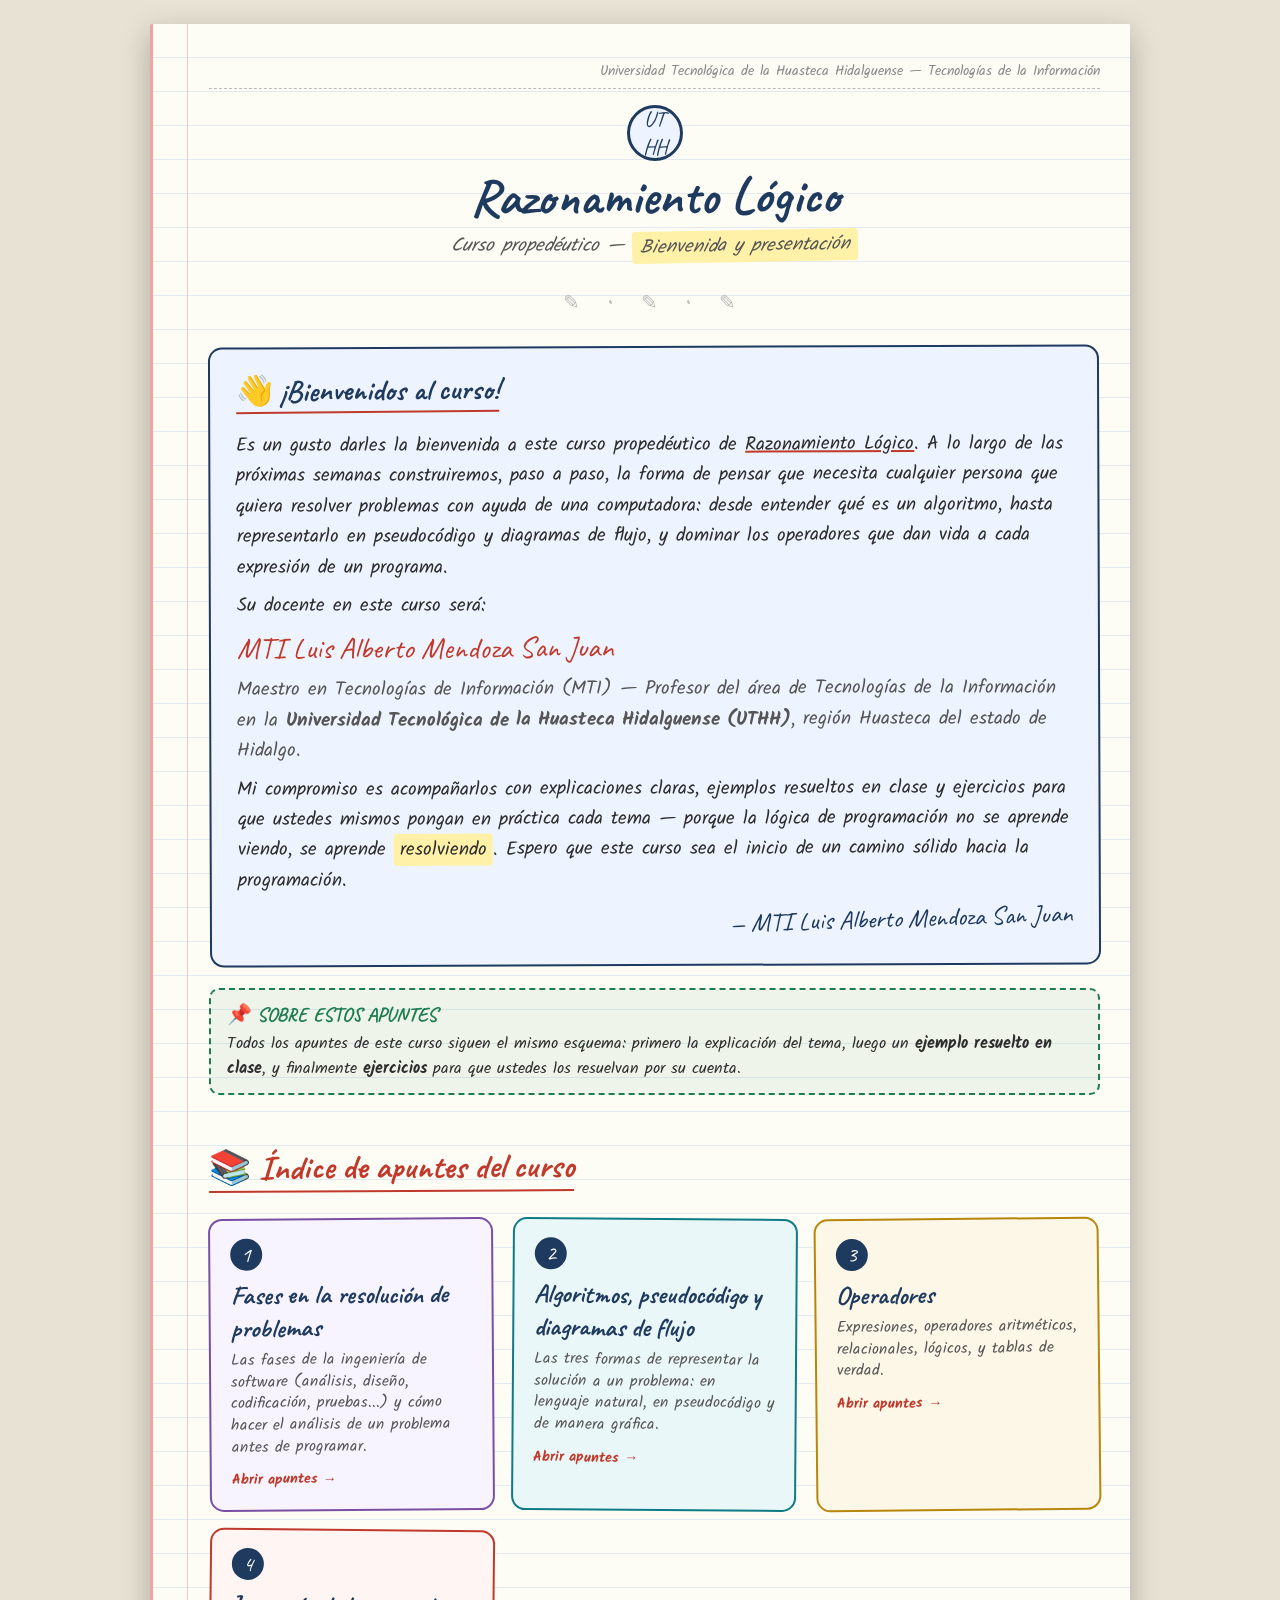
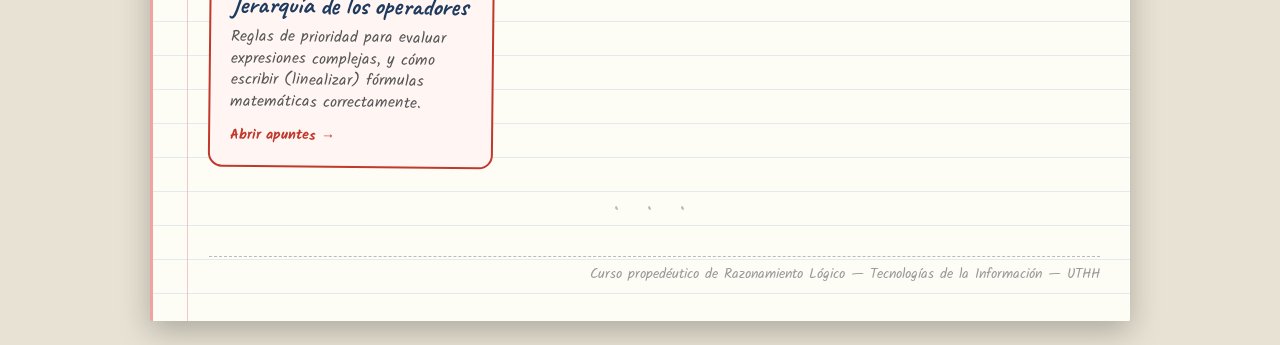
<file: index.html>
<!DOCTYPE html>
<html lang="es">
<head>
<meta charset="UTF-8">
<title>Razonamiento Lógico — Curso propedéutico</title>
<link rel="stylesheet" href="./css/base.css">
<link rel="stylesheet" href="./css/componentes.css">
</head>
<body>
<div class="notebook index">

  <div class="header">Universidad Tecnológica de la Huasteca Hidalguense — Tecnologías de la Información</div>

  <div class="hero">
    <div class="crest-row">
      <div class="crest">UT<br>HH</div>
    </div>
    <h1>Razonamiento Lógico</h1>
    <div class="subtitle">Curso propedéutico — <span class="tag">Bienvenida y presentación</span></div>
  </div>

  <div class="doodle-divider">✎ • ✎ • ✎</div>

  <div class="presentacion">
    <h2>👋 ¡Bienvenidos al curso!</h2>
    <p class="bienvenida">
      Es un gusto darles la bienvenida a este curso propedéutico de <span class="underline">Razonamiento
      Lógico</span>. A lo largo de las próximas semanas construiremos, paso a paso, la forma
      de pensar que necesita cualquier persona que quiera resolver problemas con ayuda de una
      computadora: desde entender qué es un algoritmo, hasta representarlo en pseudocódigo y
      diagramas de flujo, y dominar los operadores que dan vida a cada expresión de un programa.
    </p>
    <p>Su docente en este curso será:</p>
    <span class="docente-nombre">MTI Luis Alberto Mendoza San Juan</span>
    <p class="docente-detalle">
      Maestro en Tecnologías de Información (MTI) — Profesor del área de Tecnologías de la
      Información en la <strong>Universidad Tecnológica de la Huasteca Hidalguense (UTHH)</strong>,
      región Huasteca del estado de Hidalgo.
    </p>
    <p class="bienvenida">
      Mi compromiso es acompañarlos con explicaciones claras, ejemplos resueltos en clase y
      ejercicios para que ustedes mismos pongan en práctica cada tema — porque la lógica de
      programación no se aprende viendo, se aprende <span class="callout-yellow">resolviendo</span>.
      Espero que este curso sea el inicio de un camino sólido hacia la programación.
    </p>
    <div class="firma">— MTI Luis Alberto Mendoza San Juan</div>
  </div>

  <div class="note-box doc-notes">
    Todos los apuntes de este curso siguen el mismo esquema: primero la explicación del tema,
    luego un <strong>ejemplo resuelto en clase</strong>, y finalmente <strong>ejercicios</strong>
    para que ustedes los resuelvan por su cuenta.
  </div>

  <h2 class="section-title">📚 Índice de apuntes del curso</h2>

  <div class="cards">
    <a class="card" href="./fases_resolucion_problemas_apuntes.html">
      <span class="num">1</span>
      <h3>Fases en la resolución de problemas</h3>
      <p>Las fases de la ingeniería de software (análisis, diseño, codificación, pruebas...)
      y cómo hacer el análisis de un problema antes de programar.</p>
      <span class="goto">Abrir apuntes →</span>
    </a>

    <a class="card" href="./algoritmos_pseudocodigo_diagramas_apuntes.html">
      <span class="num">2</span>
      <h3>Algoritmos, pseudocódigo y diagramas de flujo</h3>
      <p>Las tres formas de representar la solución a un problema: en lenguaje natural,
      en pseudocódigo y de manera gráfica.</p>
      <span class="goto">Abrir apuntes →</span>
    </a>

    <a class="card" href="./operadores_apuntes.html">
      <span class="num">3</span>
      <h3>Operadores</h3>
      <p>Expresiones, operadores aritméticos, relacionales, lógicos, y tablas de verdad.</p>
      <span class="goto">Abrir apuntes →</span>
    </a>

    <a class="card" href="./jerarquia_operadores_apuntes.html">
      <span class="num">4</span>
      <h3>Jerarquía de los operadores</h3>
      <p>Reglas de prioridad para evaluar expresiones complejas, y cómo escribir (linealizar)
      fórmulas matemáticas correctamente.</p>
      <span class="goto">Abrir apuntes →</span>
    </a>
  </div>

  <div class="doodle-divider">• • •</div>

  <div class="footer">Curso propedéutico de Razonamiento Lógico — Tecnologías de la Información — UTHH</div>

</div>
</body>
</html>
</file>
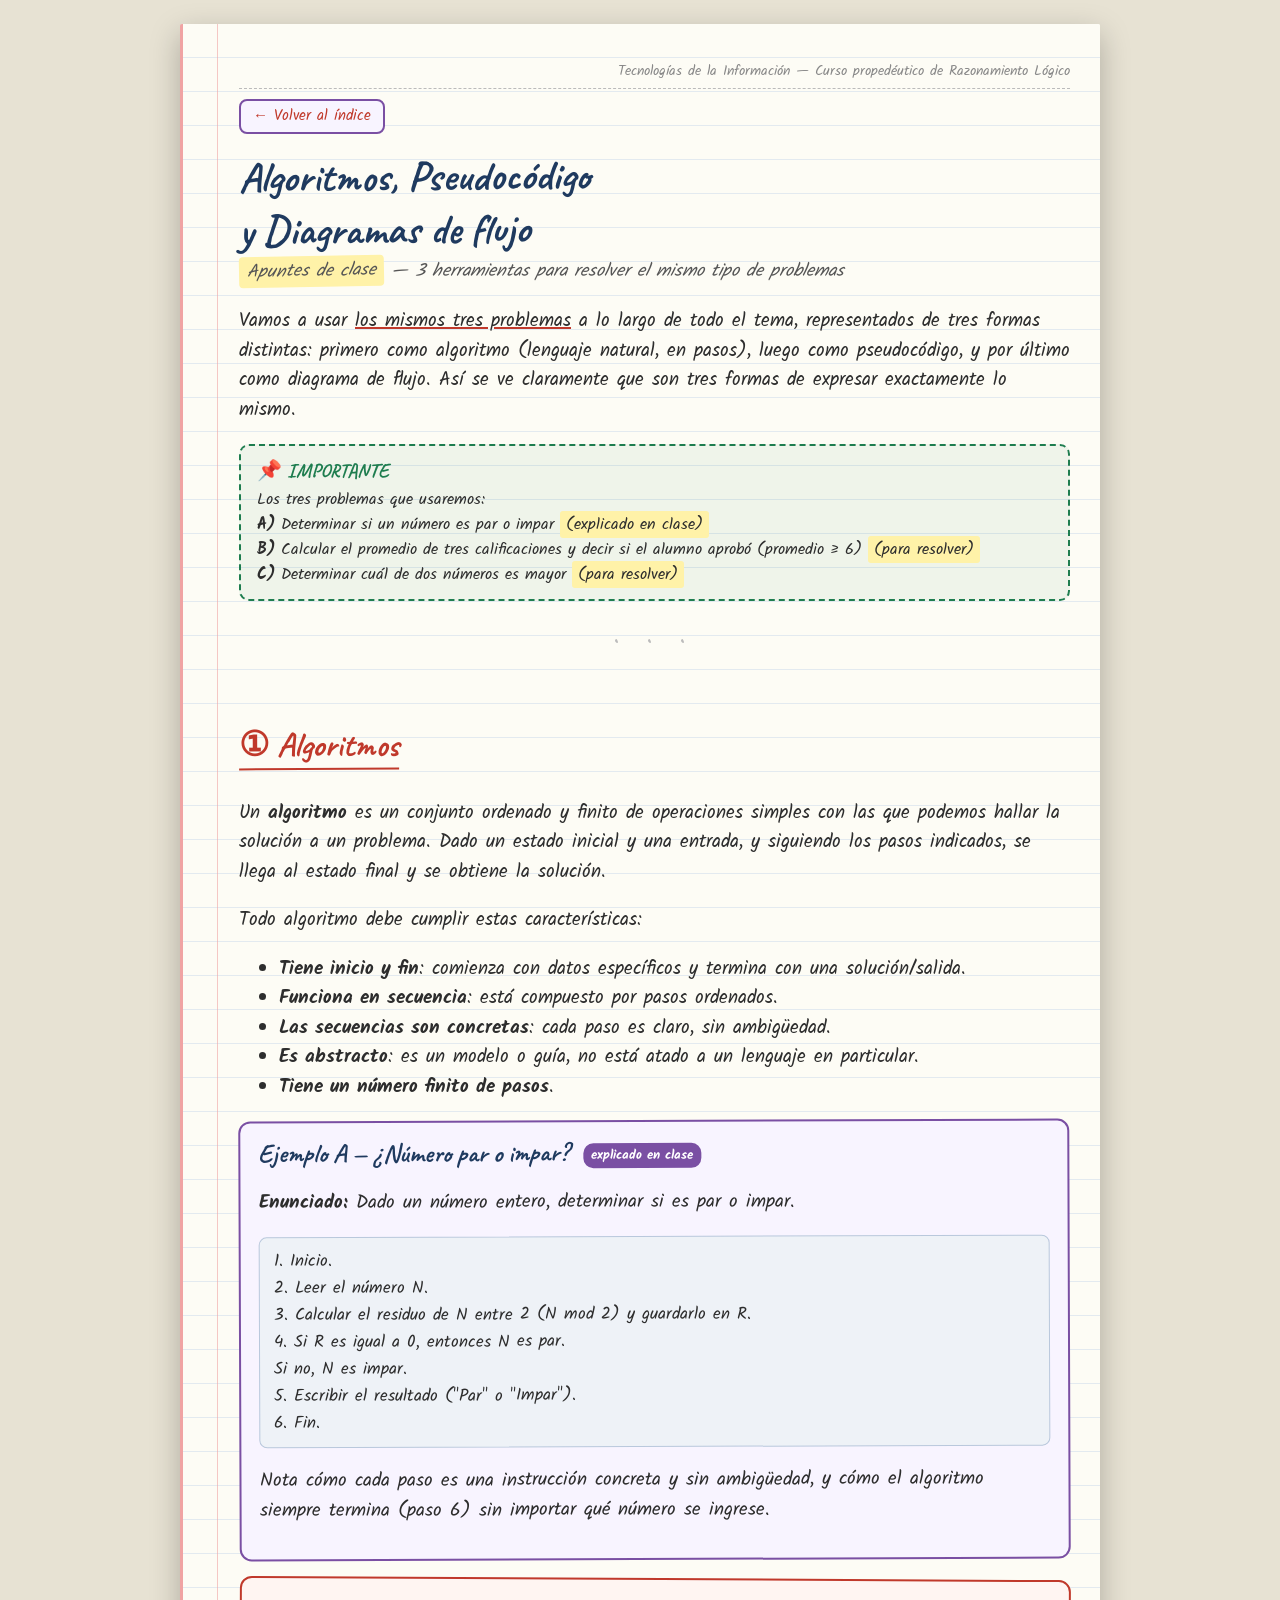
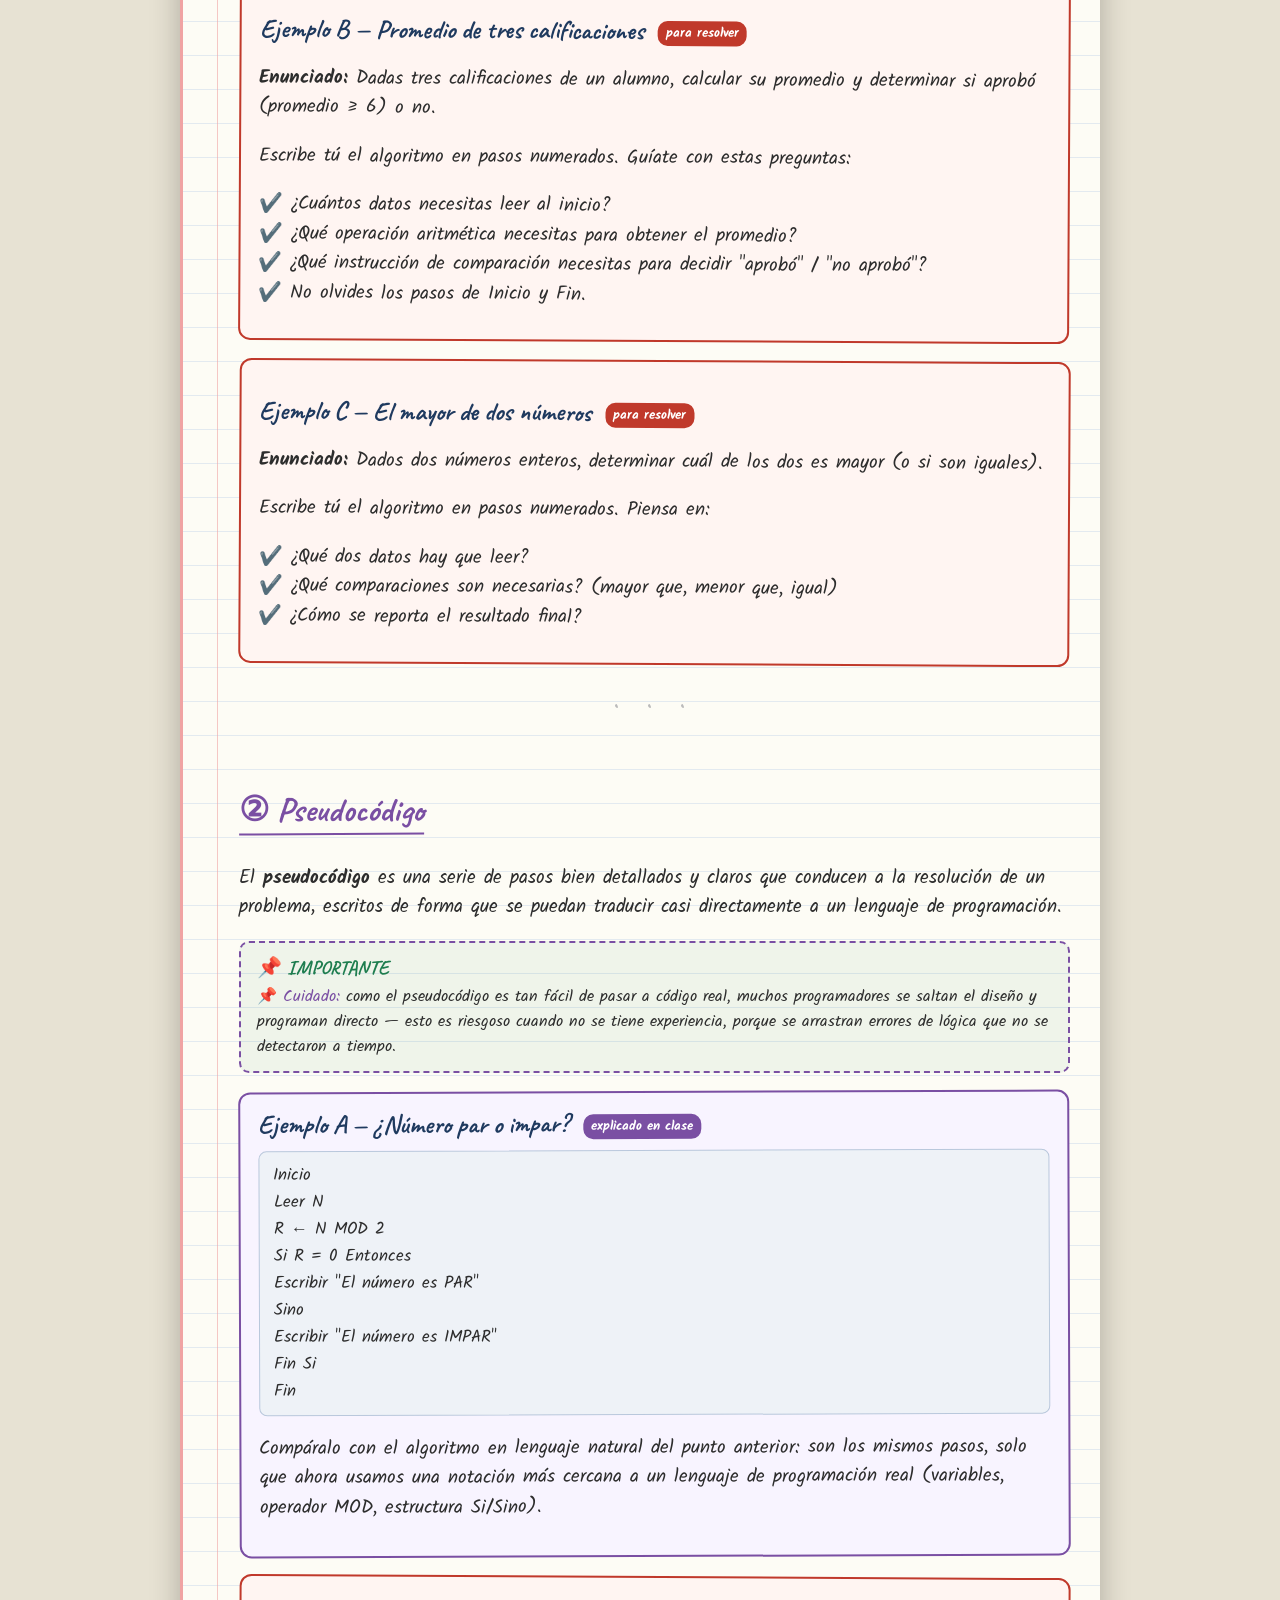
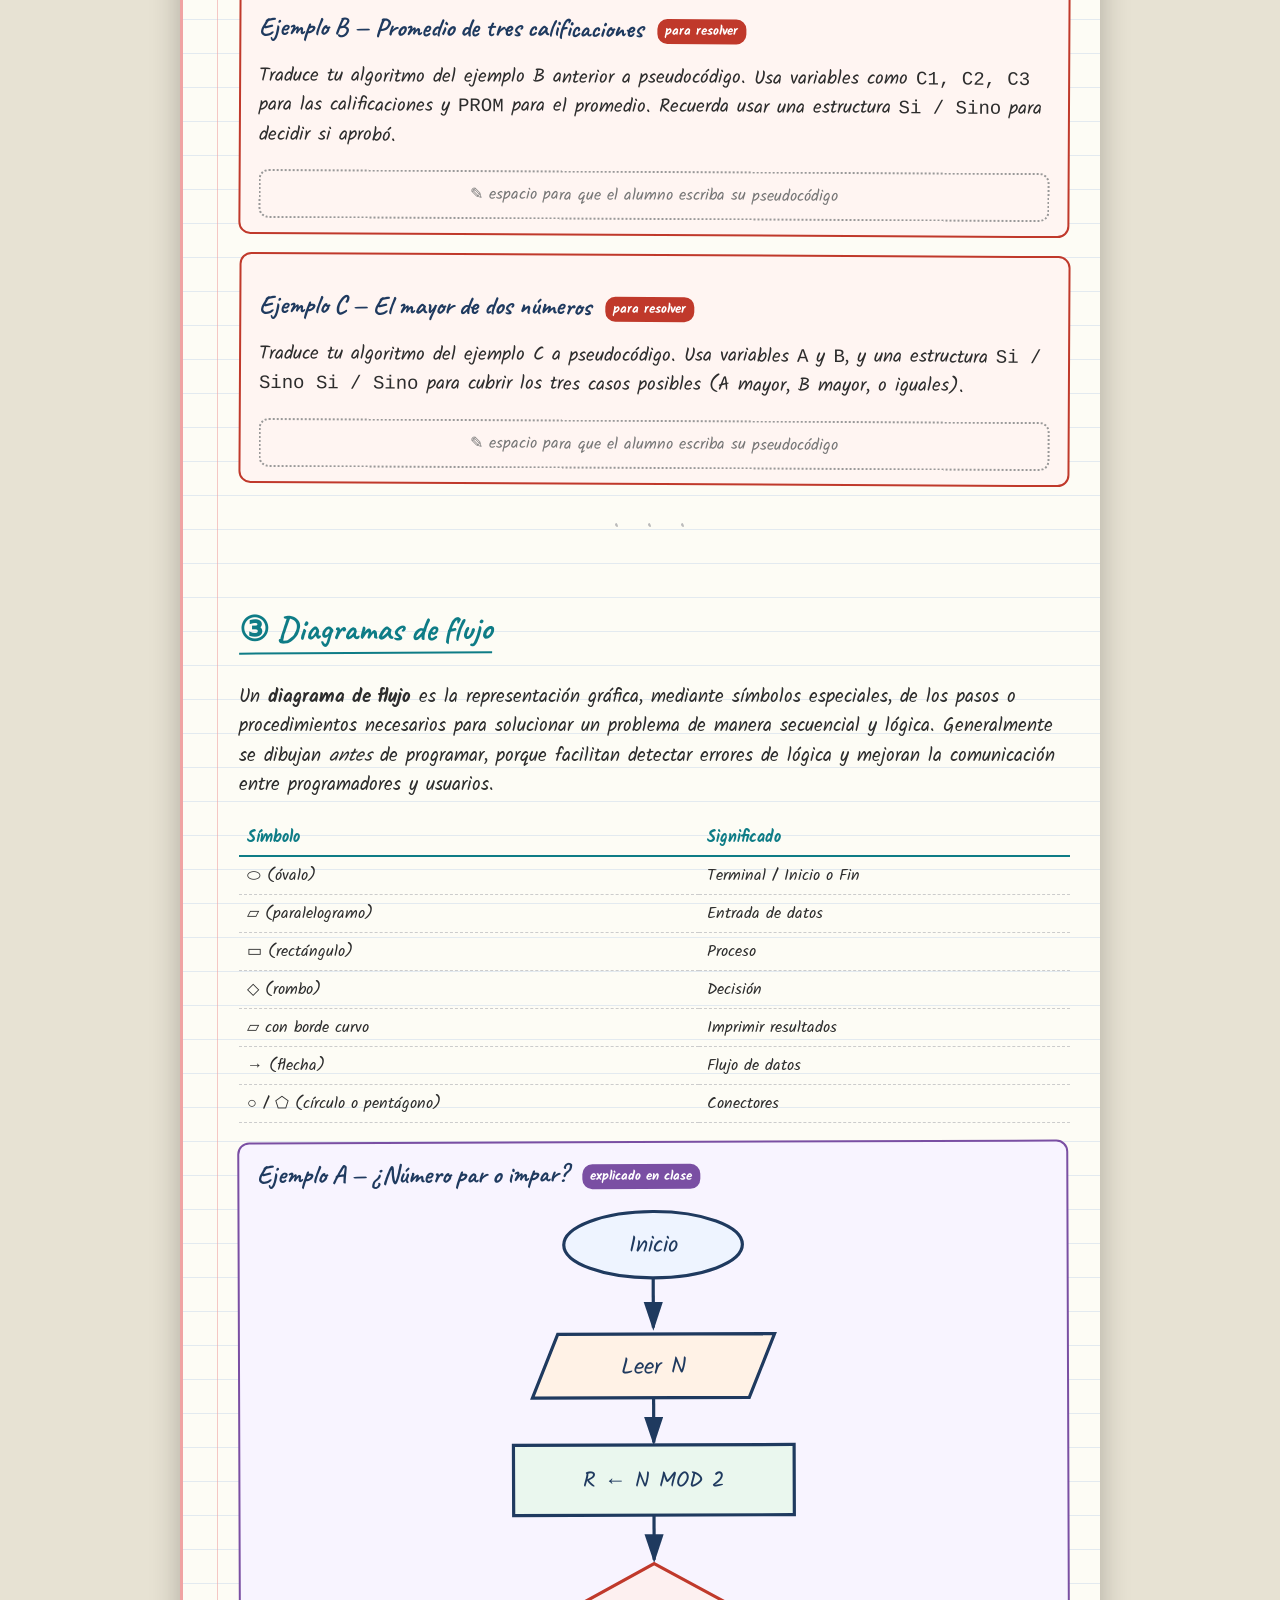
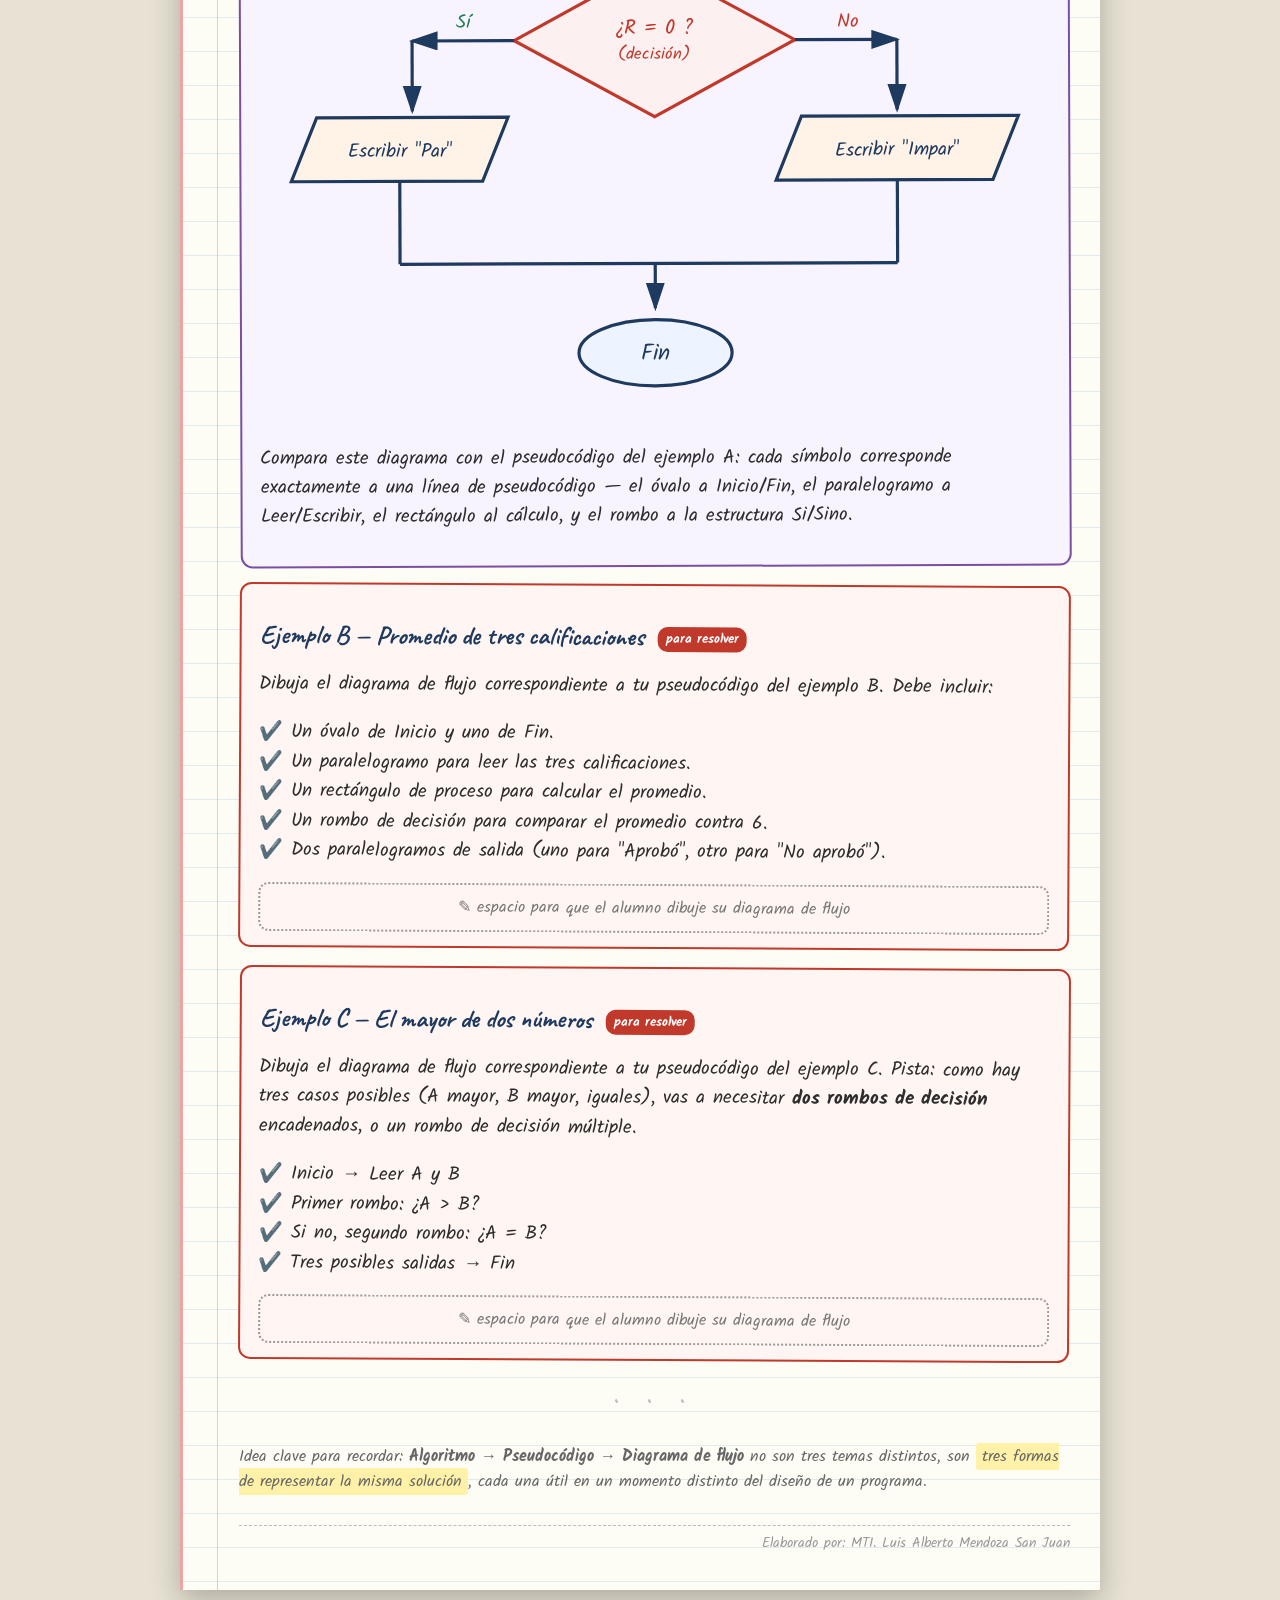
<file: algoritmos_pseudocodigo_diagramas_apuntes.html>
<!DOCTYPE html>
<html lang="es">
<head>
<meta charset="UTF-8">
<title>Algoritmos, Pseudocódigo y Diagramas de flujo — Apuntes</title>
<link rel="stylesheet" href="./css/base.css">
<link rel="stylesheet" href="./css/componentes.css">
</head>
<body>
<div class="notebook algoritmos">

  <div class="header">Tecnologías de la Información — Curso propedéutico de Razonamiento Lógico</div>

  <p style="margin:0 0 14px 0;"><a href="./index.html" class="back-link">← Volver al índice</a></p>

  <h1>Algoritmos, Pseudocódigo <br>y Diagramas de flujo</h1>
  <div class="subtitle"><span class="tag">Apuntes de clase</span> — 3 herramientas para resolver el mismo tipo de problemas</div>

  <p>Vamos a usar <span class="underline">los mismos tres problemas</span> a lo largo de todo el tema,
  representados de tres formas distintas: primero como algoritmo (lenguaje natural, en pasos),
  luego como pseudocódigo, y por último como diagrama de flujo. Así se ve claramente que
  son tres formas de expresar exactamente lo mismo.</p>

  <div class="note-box">
    Los tres problemas que usaremos:<br>
    <strong>A)</strong> Determinar si un número es par o impar <span class="callout-yellow">(explicado en clase)</span><br>
    <strong>B)</strong> Calcular el promedio de tres calificaciones y decir si el alumno aprobó (promedio ≥ 6) <span class="callout-yellow">(para resolver)</span><br>
    <strong>C)</strong> Determinar cuál de dos números es mayor <span class="callout-yellow">(para resolver)</span>
  </div>

  <div class="doodle-divider">• • •</div>

  <h2>① Algoritmos</h2>

  <p>Un <strong>algoritmo</strong> es un conjunto ordenado y finito de operaciones simples con las
  que podemos hallar la solución a un problema. Dado un estado inicial y una entrada, y siguiendo
  los pasos indicados, se llega al estado final y se obtiene la solución.</p>

  <p>Todo algoritmo debe cumplir estas características:</p>
  <ul>
    <li><strong>Tiene inicio y fin</strong>: comienza con datos específicos y termina con una solución/salida.</li>
    <li><strong>Funciona en secuencia</strong>: está compuesto por pasos ordenados.</li>
    <li><strong>Las secuencias son concretas</strong>: cada paso es claro, sin ambigüedad.</li>
    <li><strong>Es abstracto</strong>: es un modelo o guía, no está atado a un lenguaje en particular.</li>
    <li><strong>Tiene un número finito de pasos</strong>.</li>
  </ul>

  <div class="example">
    <h3>Ejemplo A — ¿Número par o impar? <span class="badge">explicado en clase</span></h3>
    <p><strong>Enunciado:</strong> Dado un número entero, determinar si es par o impar.</p>
    <div class="code-block">1. Inicio.
2. Leer el número N.
3. Calcular el residuo de N entre 2 (N mod 2) y guardarlo en R.
4. Si R es igual a 0, entonces N es par.
   Si no, N es impar.
5. Escribir el resultado ("Par" o "Impar").
6. Fin.</div>
    <p>Nota cómo cada paso es una instrucción concreta y sin ambigüedad, y cómo el algoritmo
    siempre termina (paso 6) sin importar qué número se ingrese.</p>
  </div>

  <div class="exercise">
    <h3>Ejemplo B — Promedio de tres calificaciones <span class="badge">para resolver</span></h3>
    <p><strong>Enunciado:</strong> Dadas tres calificaciones de un alumno, calcular su promedio
    y determinar si aprobó (promedio ≥ 6) o no.</p>
    <p>Escribe tú el algoritmo en pasos numerados. Guíate con estas preguntas:</p>
    <ul class="checklist">
      <li>¿Cuántos datos necesitas leer al inicio?</li>
      <li>¿Qué operación aritmética necesitas para obtener el promedio?</li>
      <li>¿Qué instrucción de comparación necesitas para decidir "aprobó" / "no aprobó"?</li>
      <li>No olvides los pasos de Inicio y Fin.</li>
    </ul>
  </div>

  <div class="exercise">
    <h3>Ejemplo C — El mayor de dos números <span class="badge">para resolver</span></h3>
    <p><strong>Enunciado:</strong> Dados dos números enteros, determinar cuál de los dos es mayor
    (o si son iguales).</p>
    <p>Escribe tú el algoritmo en pasos numerados. Piensa en:</p>
    <ul class="checklist">
      <li>¿Qué dos datos hay que leer?</li>
      <li>¿Qué comparaciones son necesarias? (mayor que, menor que, igual)</li>
      <li>¿Cómo se reporta el resultado final?</li>
    </ul>
  </div>

  <div class="doodle-divider">• • •</div>

  <h2 class="c2">② Pseudocódigo</h2>

  <p>El <strong>pseudocódigo</strong> es una serie de pasos bien detallados y claros que conducen
  a la resolución de un problema, escritos de forma que se puedan traducir casi directamente a un
  lenguaje de programación.</p>

  <div class="note-box" style="border-color:var(--accent3);">
    <span style="color:var(--accent3);">📌 Cuidado:</span> como el pseudocódigo es tan fácil de pasar a
    código real, muchos programadores se saltan el diseño y programan directo — esto es riesgoso
    cuando no se tiene experiencia, porque se arrastran errores de lógica que no se detectaron a tiempo.
  </div>

  <div class="example">
    <h3>Ejemplo A — ¿Número par o impar? <span class="badge">explicado en clase</span></h3>
    <div class="code-block">Inicio
Leer N
R ← N MOD 2
Si R = 0 Entonces
    Escribir "El número es PAR"
Sino
    Escribir "El número es IMPAR"
Fin Si
Fin</div>
    <p>Compáralo con el algoritmo en lenguaje natural del punto anterior: son los mismos pasos,
    solo que ahora usamos una notación más cercana a un lenguaje de programación real
    (variables, operador MOD, estructura Si/Sino).</p>
  </div>

  <div class="exercise">
    <h3>Ejemplo B — Promedio de tres calificaciones <span class="badge">para resolver</span></h3>
    <p>Traduce tu algoritmo del ejemplo B anterior a pseudocódigo. Usa variables como
    <code>C1, C2, C3</code> para las calificaciones y <code>PROM</code> para el promedio.
    Recuerda usar una estructura <code>Si / Sino</code> para decidir si aprobó.</p>
    <div class="blank-note">✎ espacio para que el alumno escriba su pseudocódigo</div>
  </div>

  <div class="exercise">
    <h3>Ejemplo C — El mayor de dos números <span class="badge">para resolver</span></h3>
    <p>Traduce tu algoritmo del ejemplo C a pseudocódigo. Usa variables <code>A</code> y
    <code>B</code>, y una estructura <code>Si / Sino Si / Sino</code> para cubrir los tres casos
    posibles (A mayor, B mayor, o iguales).</p>
    <div class="blank-note">✎ espacio para que el alumno escriba su pseudocódigo</div>
  </div>

  <div class="doodle-divider">• • •</div>

  <h2 class="c3">③ Diagramas de flujo</h2>

  <p>Un <strong>diagrama de flujo</strong> es la representación gráfica, mediante símbolos
  especiales, de los pasos o procedimientos necesarios para solucionar un problema de manera
  secuencial y lógica. Generalmente se dibujan <em>antes</em> de programar, porque facilitan
  detectar errores de lógica y mejoran la comunicación entre programadores y usuarios.</p>

  <table class="symbols">
    <tr><th>Símbolo</th><th>Significado</th></tr>
    <tr><td>⬭ (óvalo)</td><td>Terminal / Inicio o Fin</td></tr>
    <tr><td>▱ (paralelogramo)</td><td>Entrada de datos</td></tr>
    <tr><td>▭ (rectángulo)</td><td>Proceso</td></tr>
    <tr><td>◇ (rombo)</td><td>Decisión</td></tr>
    <tr><td>▱ con borde curvo</td><td>Imprimir resultados</td></tr>
    <tr><td>→ (flecha)</td><td>Flujo de datos</td></tr>
    <tr><td>○ / ⬠ (círculo o pentágono)</td><td>Conectores</td></tr>
  </table>

  <div class="example">
    <h3>Ejemplo A — ¿Número par o impar? <span class="badge">explicado en clase</span></h3>
    <div class="diagram-wrap">
<svg viewBox="0 0 620 640" xmlns="http://www.w3.org/2000/svg" font-family="Kalam, cursive">
  <defs>
    <marker id="arrow" markerWidth="10" markerHeight="10" refX="8" refY="3" orient="auto" markerUnits="strokeWidth">
      <path d="M0,0 L0,6 L9,3 z" fill="#1f3a5f"/>
    </marker>
  </defs>

  <!-- Inicio -->
  <ellipse cx="310" cy="35" rx="70" ry="26" fill="#eef4ff" stroke="#1f3a5f" stroke-width="2.5"/>
  <text x="310" y="41" text-anchor="middle" font-size="18" fill="#1f3a5f">Inicio</text>

  <line x1="310" y1="61" x2="310" y2="100" stroke="#1f3a5f" stroke-width="2.5" marker-end="url(#arrow)"/>

  <!-- Leer N (parallelogram) -->
  <polygon points="235,105 405,105 385,155 215,155" fill="#fff2e6" stroke="#1f3a5f" stroke-width="2.5"/>
  <text x="310" y="136" text-anchor="middle" font-size="18" fill="#1f3a5f">Leer N</text>

  <line x1="310" y1="155" x2="310" y2="190" stroke="#1f3a5f" stroke-width="2.5" marker-end="url(#arrow)"/>

  <!-- R <- N MOD 2 (process) -->
  <rect x="200" y="192" width="220" height="55" fill="#eaf7ee" stroke="#1f3a5f" stroke-width="2.5"/>
  <text x="310" y="225" text-anchor="middle" font-size="17" fill="#1f3a5f">R ← N MOD 2</text>

  <line x1="310" y1="247" x2="310" y2="282" stroke="#1f3a5f" stroke-width="2.5" marker-end="url(#arrow)"/>

  <!-- Decision diamond -->
  <polygon points="310,285 420,345 310,405 200,345" fill="#fdf0f0" stroke="#c0392b" stroke-width="2.5"/>
  <text x="310" y="340" text-anchor="middle" font-size="16" fill="#c0392b">¿R = 0 ?</text>
  <text x="310" y="360" text-anchor="middle" font-size="13" fill="#c0392b">(decisión)</text>

  <!-- Sí branch (left) -->
  <line x1="200" y1="345" x2="120" y2="345" stroke="#1f3a5f" stroke-width="2.5" marker-end="url(#arrow)"/>
  <text x="160" y="335" text-anchor="middle" font-size="15" fill="#1e7d4f">Sí</text>
  <line x1="120" y1="345" x2="120" y2="400" stroke="#1f3a5f" stroke-width="2.5" marker-end="url(#arrow)"/>
  <polygon points="45,405 195,405 175,455 25,455" fill="#fff2e6" stroke="#1f3a5f" stroke-width="2.5"/>
  <text x="110" y="436" text-anchor="middle" font-size="15" fill="#1f3a5f">Escribir "Par"</text>

  <!-- No branch (right) -->
  <line x1="420" y1="345" x2="500" y2="345" stroke="#1f3a5f" stroke-width="2.5" marker-end="url(#arrow)"/>
  <text x="462" y="335" text-anchor="middle" font-size="15" fill="#c0392b">No</text>
  <line x1="500" y1="345" x2="500" y2="400" stroke="#1f3a5f" stroke-width="2.5" marker-end="url(#arrow)"/>
  <polygon points="425,405 595,405 575,455 405,455" fill="#fff2e6" stroke="#1f3a5f" stroke-width="2.5"/>
  <text x="500" y="436" text-anchor="middle" font-size="15" fill="#1f3a5f">Escribir "Impar"</text>

  <!-- Merge down to Fin -->
  <line x1="110" y1="455" x2="110" y2="520" stroke="#1f3a5f" stroke-width="2.5"/>
  <line x1="500" y1="455" x2="500" y2="520" stroke="#1f3a5f" stroke-width="2.5"/>
  <line x1="110" y1="520" x2="500" y2="520" stroke="#1f3a5f" stroke-width="2.5"/>
  <line x1="310" y1="520" x2="310" y2="555" stroke="#1f3a5f" stroke-width="2.5" marker-end="url(#arrow)"/>

  <!-- Fin -->
  <ellipse cx="310" cy="590" rx="60" ry="26" fill="#eef4ff" stroke="#1f3a5f" stroke-width="2.5"/>
  <text x="310" y="596" text-anchor="middle" font-size="18" fill="#1f3a5f">Fin</text>
</svg>
    </div>
    <p>Compara este diagrama con el pseudocódigo del ejemplo A: cada símbolo corresponde
    exactamente a una línea de pseudocódigo — el óvalo a Inicio/Fin, el paralelogramo a Leer/Escribir,
    el rectángulo al cálculo, y el rombo a la estructura Si/Sino.</p>
  </div>

  <div class="exercise">
    <h3>Ejemplo B — Promedio de tres calificaciones <span class="badge">para resolver</span></h3>
    <p>Dibuja el diagrama de flujo correspondiente a tu pseudocódigo del ejemplo B. Debe incluir:</p>
    <ul class="checklist">
      <li>Un óvalo de Inicio y uno de Fin.</li>
      <li>Un paralelogramo para leer las tres calificaciones.</li>
      <li>Un rectángulo de proceso para calcular el promedio.</li>
      <li>Un rombo de decisión para comparar el promedio contra 6.</li>
      <li>Dos paralelogramos de salida (uno para "Aprobó", otro para "No aprobó").</li>
    </ul>
    <div class="blank-note">✎ espacio para que el alumno dibuje su diagrama de flujo</div>
  </div>

  <div class="exercise">
    <h3>Ejemplo C — El mayor de dos números <span class="badge">para resolver</span></h3>
    <p>Dibuja el diagrama de flujo correspondiente a tu pseudocódigo del ejemplo C. Pista: como hay
    tres casos posibles (A mayor, B mayor, iguales), vas a necesitar <strong>dos rombos de decisión</strong>
    encadenados, o un rombo de decisión múltiple.</p>
    <ul class="checklist">
      <li>Inicio → Leer A y B</li>
      <li>Primer rombo: ¿A &gt; B?</li>
      <li>Si no, segundo rombo: ¿A = B?</li>
      <li>Tres posibles salidas → Fin</li>
    </ul>
    <div class="blank-note">✎ espacio para que el alumno dibuje su diagrama de flujo</div>
  </div>

  <div class="doodle-divider">• • •</div>
  <p style="font-size:16px;color:#666;">Idea clave para recordar: <strong>Algoritmo → Pseudocódigo → Diagrama de flujo</strong>
  no son tres temas distintos, son <span class="callout-yellow">tres formas de representar la misma solución</span>,
  cada una útil en un momento distinto del diseño de un programa.</p>

  <div class="footer">Elaborado por: MTI. Luis Alberto Mendoza San Juan</div>

</div>
</body>
</html>
</file>
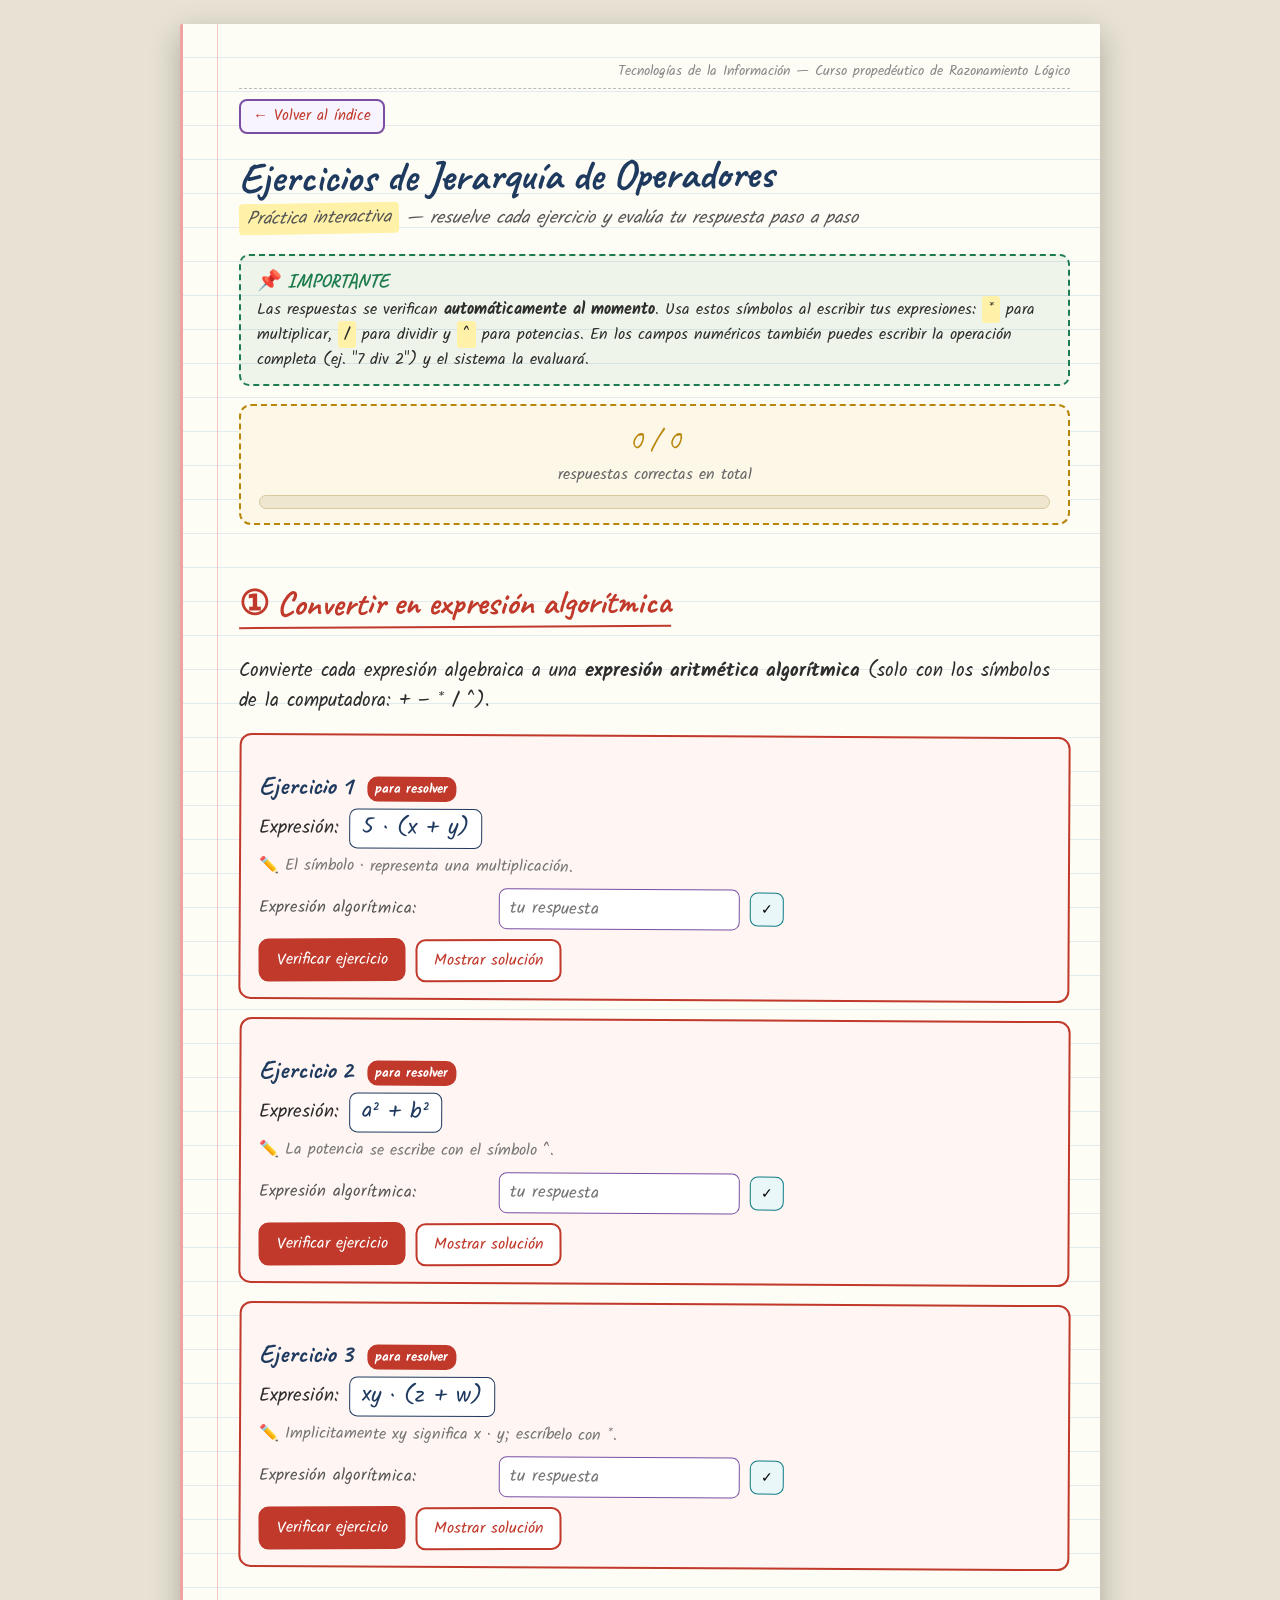
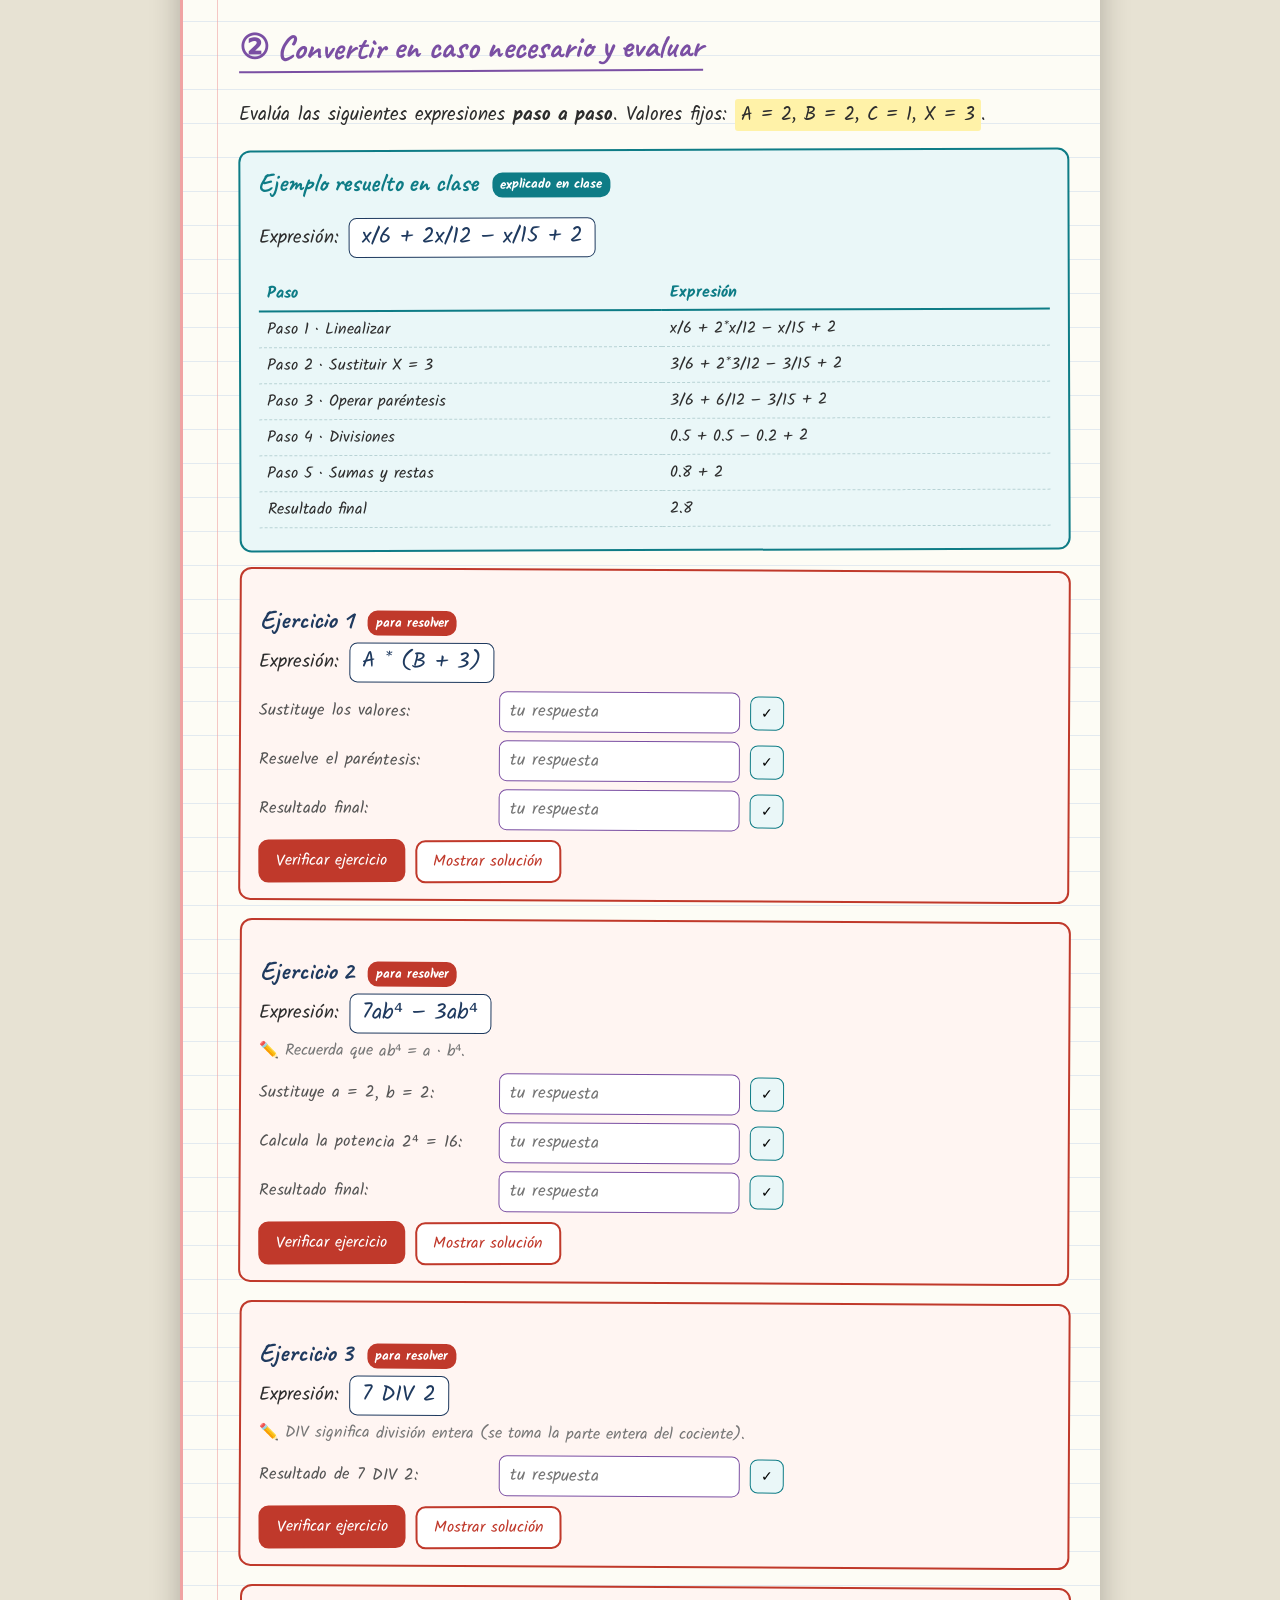
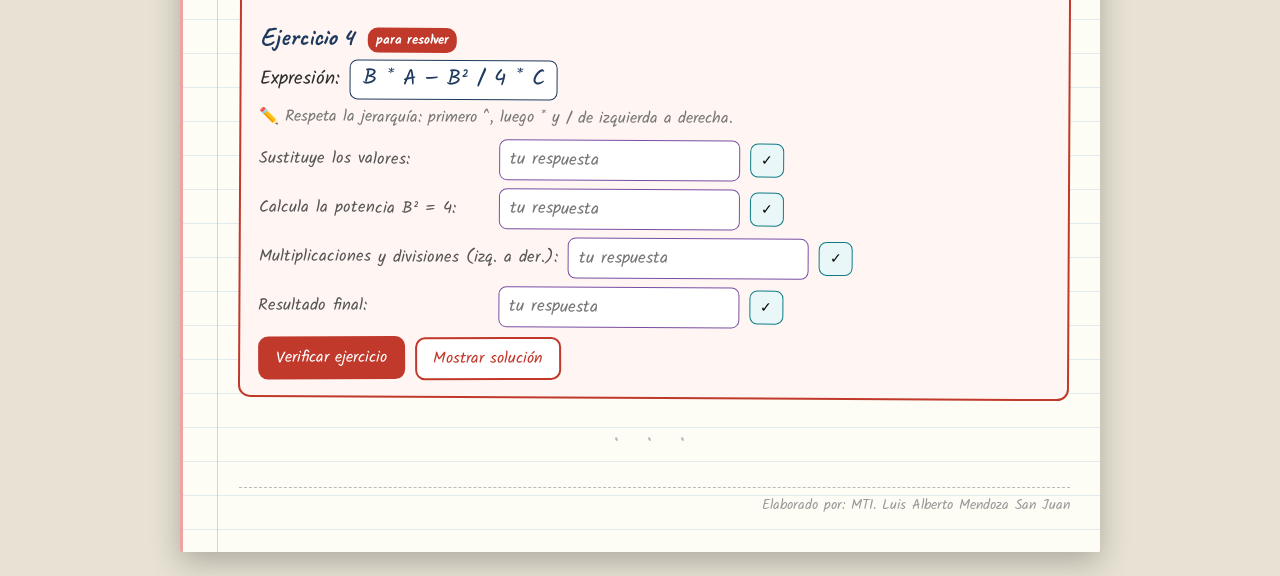
<file: ejercicios_jerarquia.html>
<!DOCTYPE html>
<html lang="es">
<head>
<meta charset="UTF-8">
<title>Ejercicios de Jerarquía de Operadores — Práctica interactiva</title>
<link rel="stylesheet" href="./css/base.css">
<link rel="stylesheet" href="./css/componentes.css">
<link rel="stylesheet" href="./css/ejercicios.css">
</head>
<body>
<div class="notebook ejercicios">

  <div class="header">Tecnologías de la Información — Curso propedéutico de Razonamiento Lógico</div>

  <p style="margin:0 0 14px 0;"><a href="./index.html" class="back-link">← Volver al índice</a></p>

  <h1>Ejercicios de Jerarquía de Operadores</h1>
  <div class="subtitle"><span class="tag">Práctica interactiva</span> — resuelve cada ejercicio y evalúa tu respuesta paso a paso</div>

  <div class="note-box">
    Las respuestas se verifican <strong>automáticamente al momento</strong>. Usa estos símbolos al
    escribir tus expresiones: <span class="callout-yellow">*</span> para multiplicar,
    <span class="callout-yellow">/</span> para dividir y <span class="callout-yellow">^</span> para
    potencias. En los campos numéricos también puedes escribir la operación completa (ej. "7 div 2")
    y el sistema la evaluará.
  </div>

  <div class="scoreboard">
    <div class="total" id="scoreTotal">0 / 0</div>
    <div class="det">respuestas correctas en total</div>
    <div class="bar"><div class="fill" id="scoreFill"></div></div>
  </div>

  <div id="app"></div>

  <div class="doodle-divider">• • •</div>

  <div class="footer">Elaborado por: MTI. Luis Alberto Mendoza San Juan</div>

</div>

<script src="./js/ejercicios_jerarquia.js"></script>
</body>
</html>
</file>
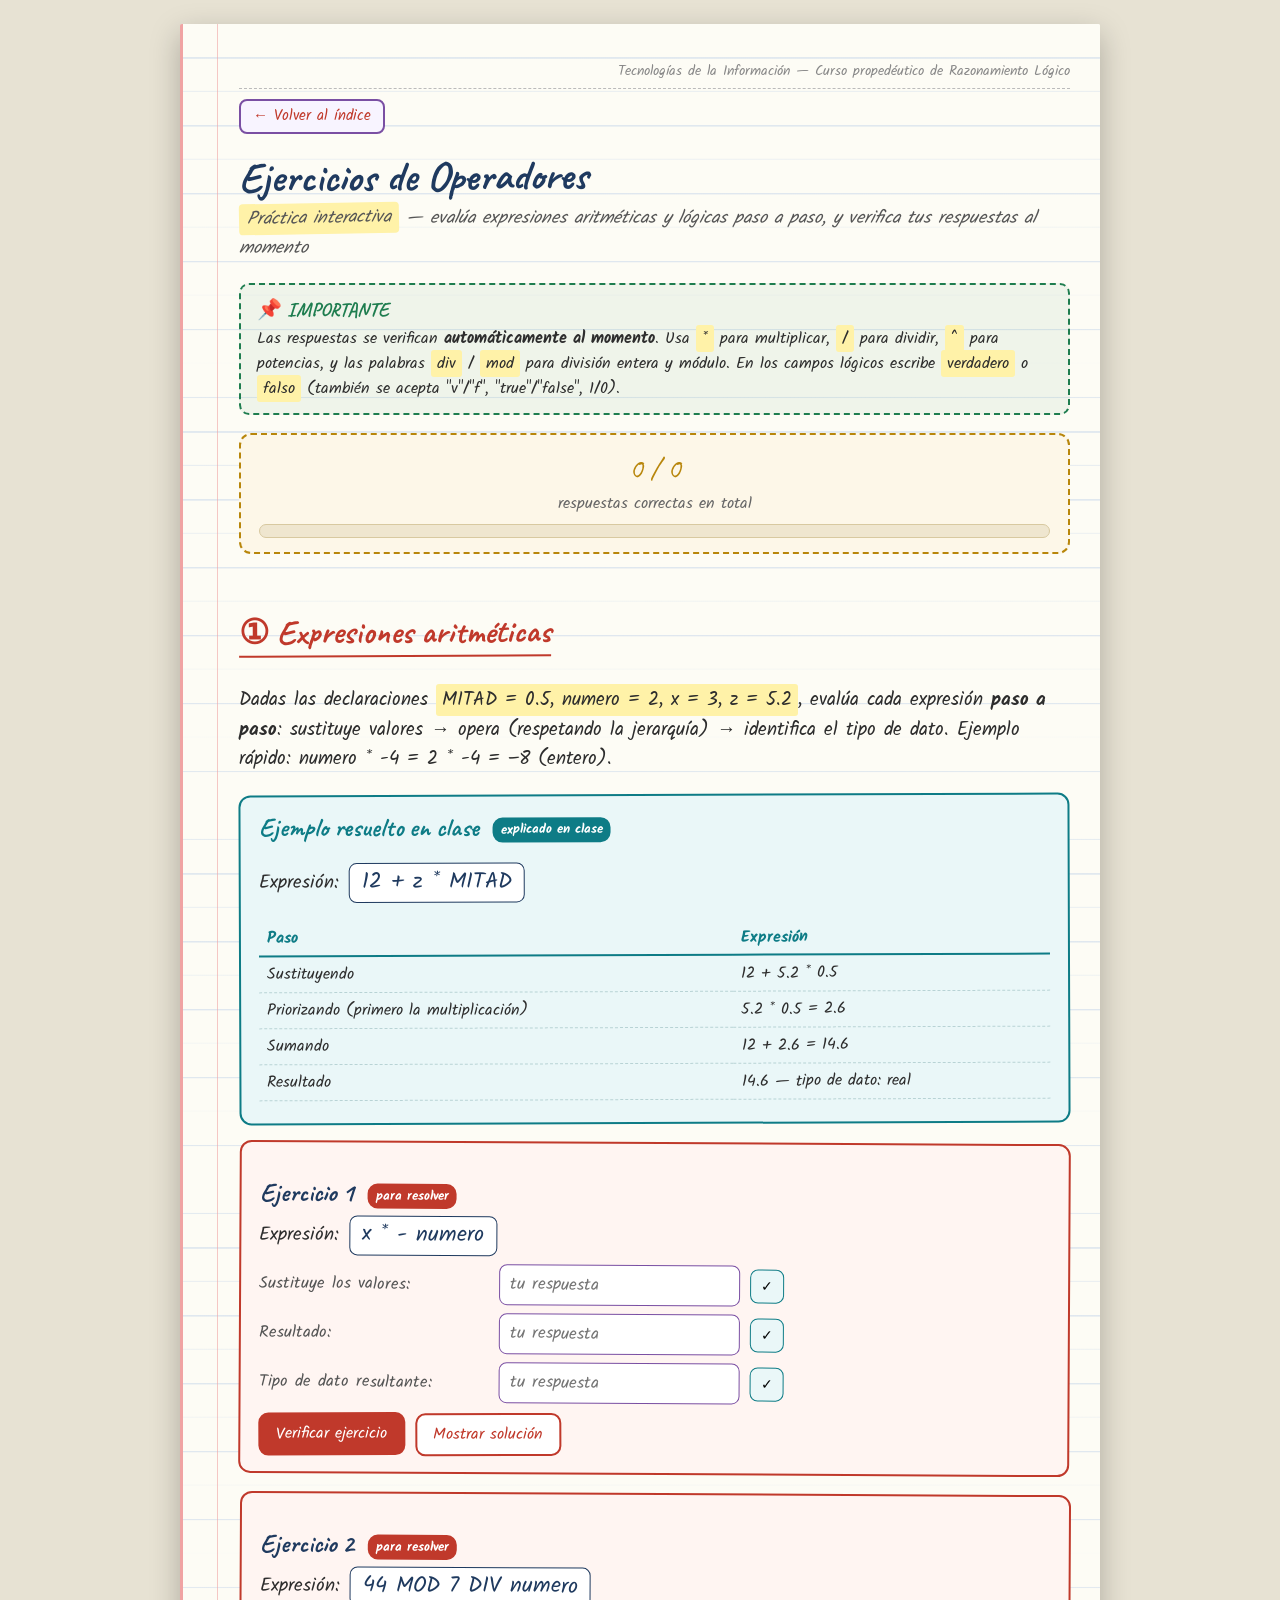
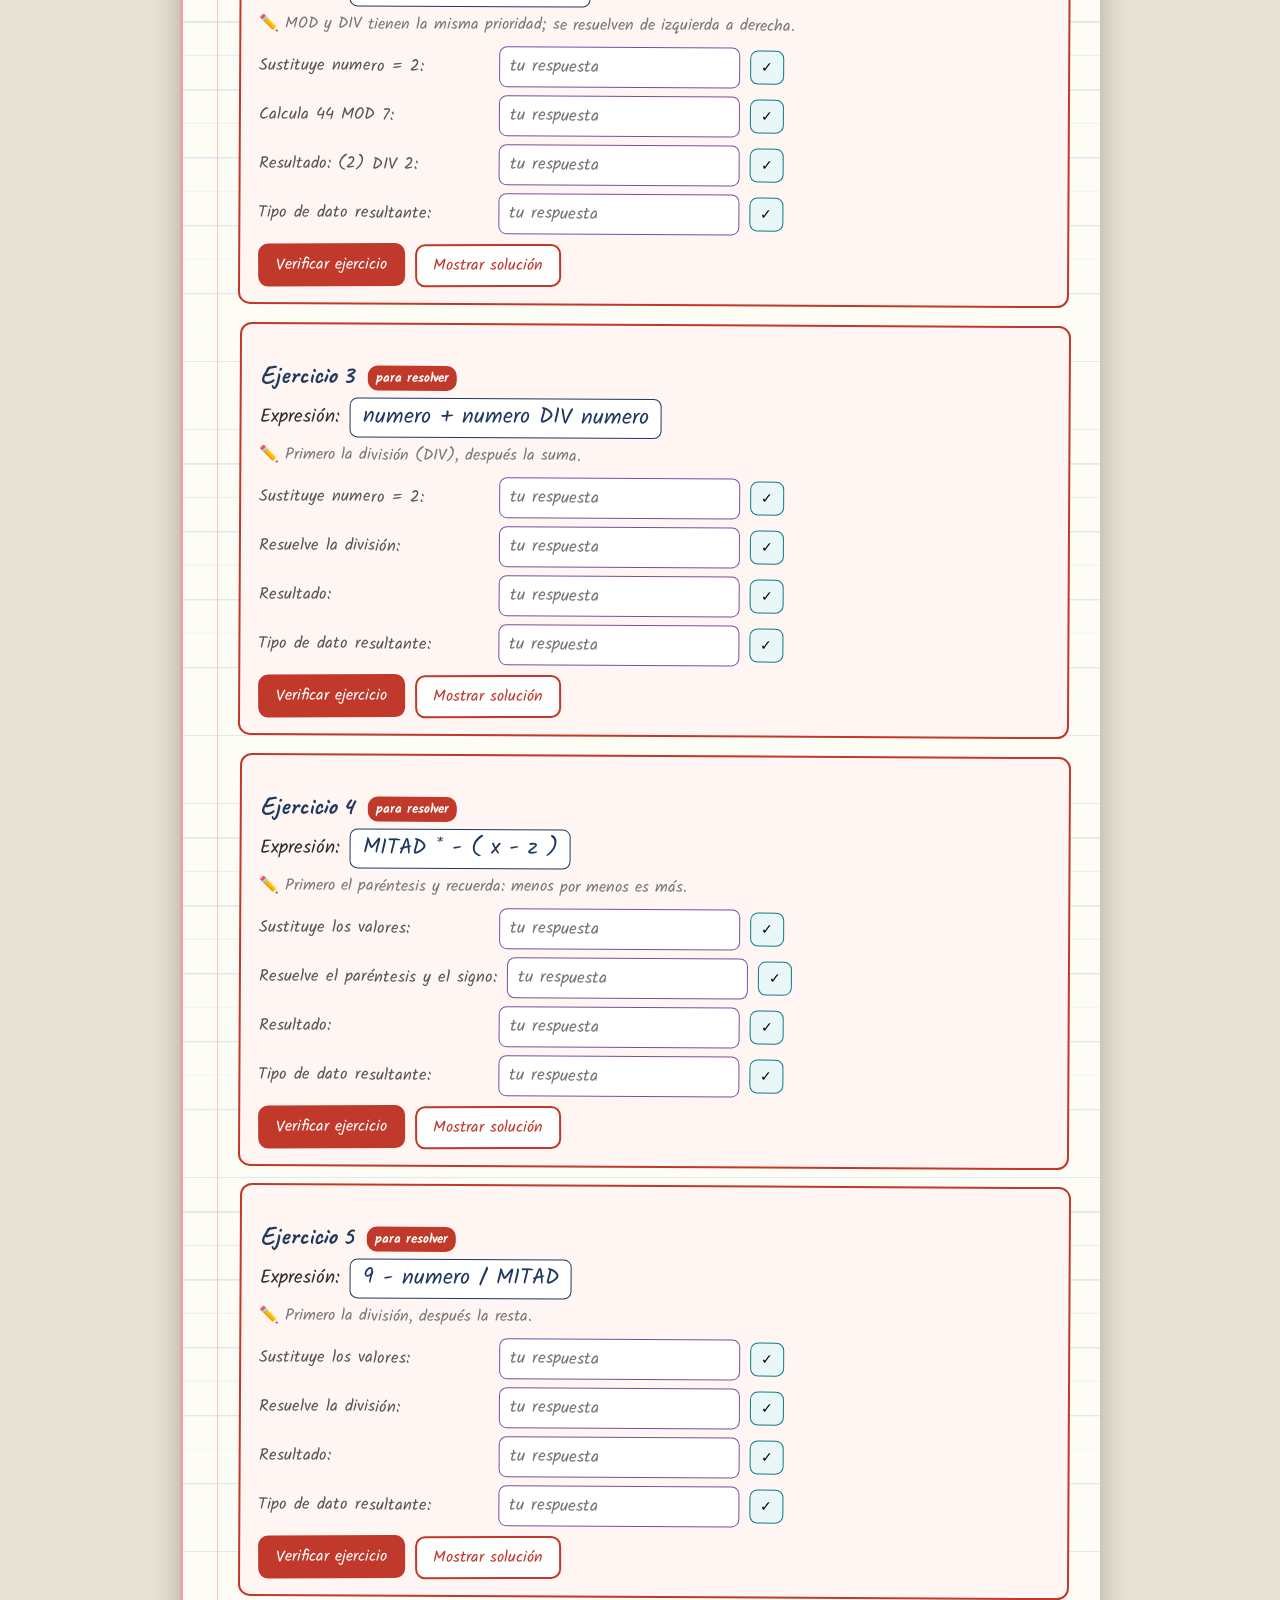
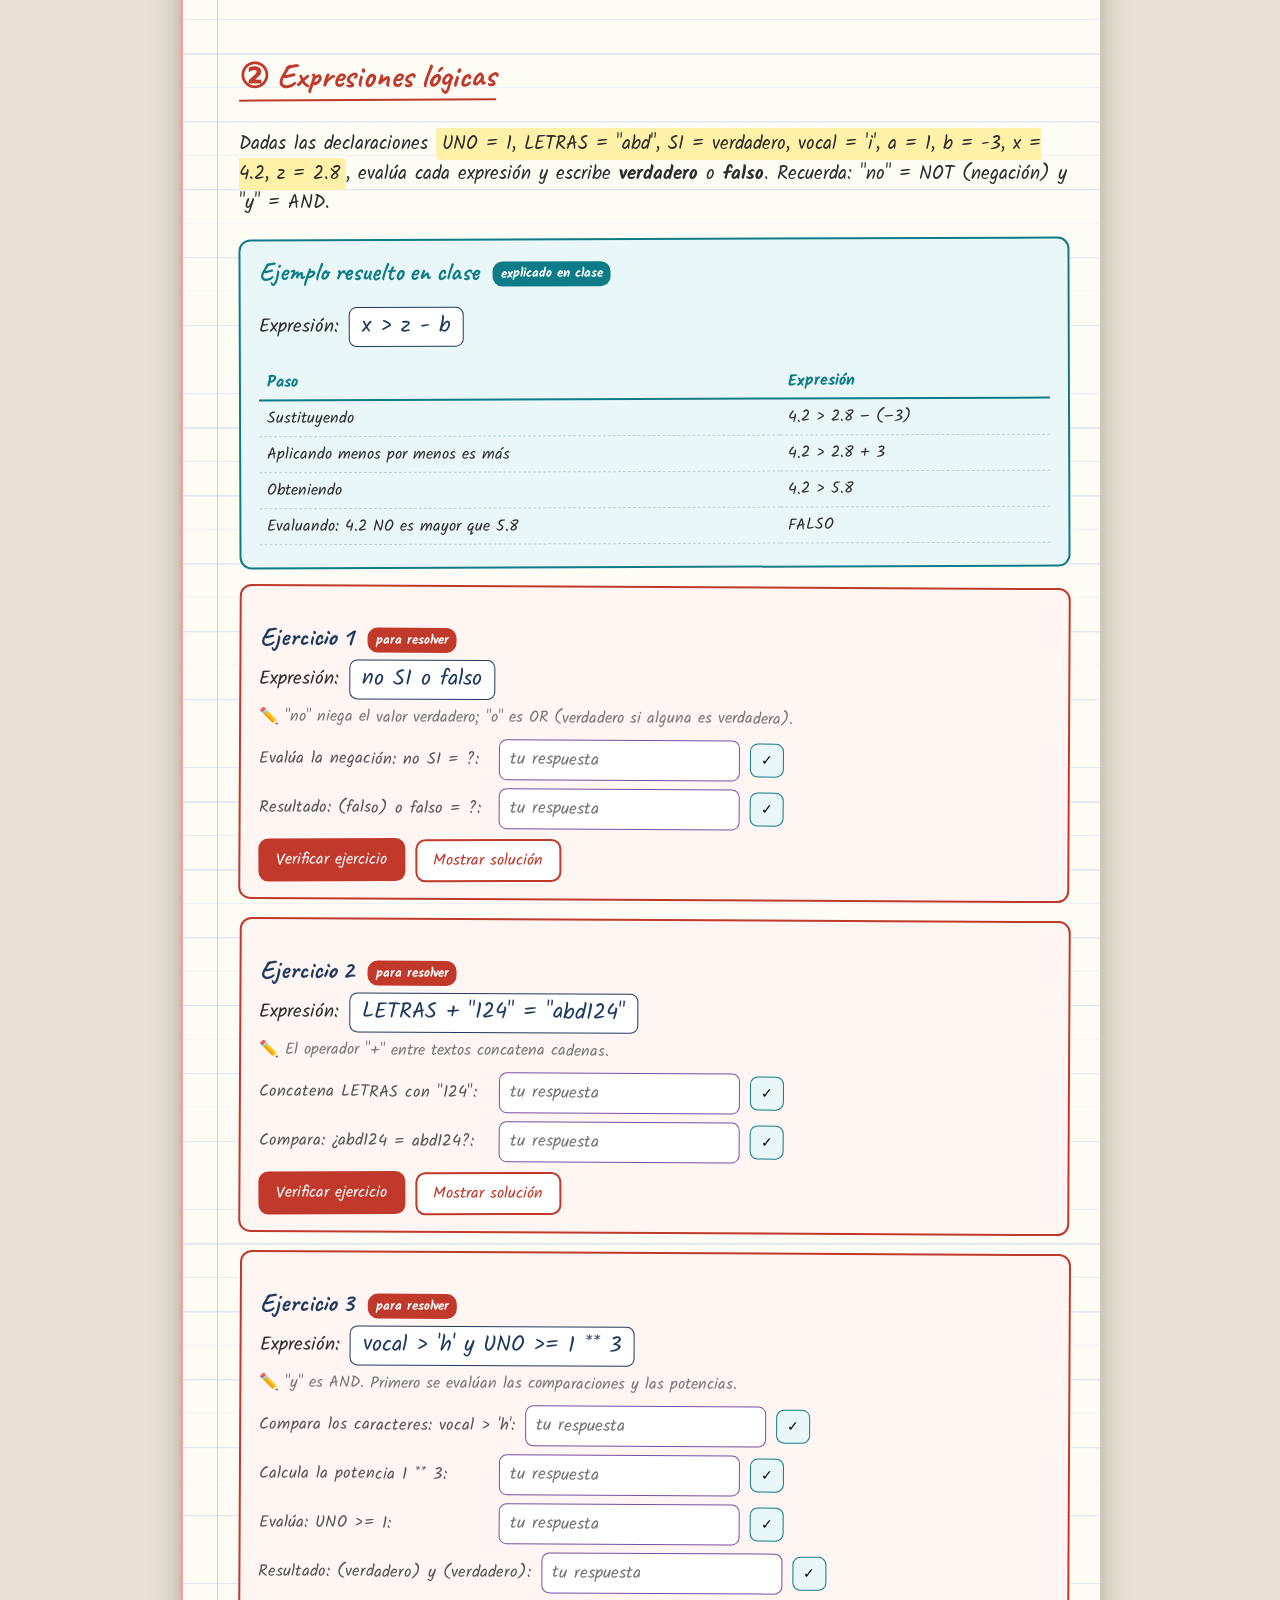
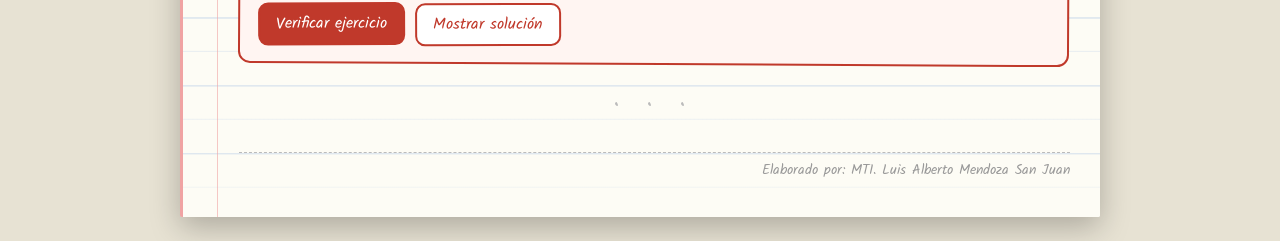
<file: ejercicios_operadores.html>
<!DOCTYPE html>
<html lang="es">
<head>
<meta charset="UTF-8">
<title>Ejercicios de Operadores — Práctica interactiva</title>
<link rel="stylesheet" href="./css/base.css">
<link rel="stylesheet" href="./css/componentes.css">
<link rel="stylesheet" href="./css/ejercicios.css">
</head>
<body>
<div class="notebook ejercicios">

  <div class="header">Tecnologías de la Información — Curso propedéutico de Razonamiento Lógico</div>

  <p style="margin:0 0 14px 0;"><a href="./index.html" class="back-link">← Volver al índice</a></p>

  <h1>Ejercicios de Operadores</h1>
  <div class="subtitle"><span class="tag">Práctica interactiva</span> — evalúa expresiones aritméticas y lógicas paso a paso, y verifica tus respuestas al momento</div>

  <div class="note-box">
    Las respuestas se verifican <strong>automáticamente al momento</strong>. Usa
    <span class="callout-yellow">*</span> para multiplicar, <span class="callout-yellow">/</span>
    para dividir, <span class="callout-yellow">^</span> para potencias, y las palabras
    <span class="callout-yellow">div</span> / <span class="callout-yellow">mod</span> para división
    entera y módulo. En los campos lógicos escribe <span class="callout-yellow">verdadero</span> o
    <span class="callout-yellow">falso</span> (también se acepta "v"/"f", "true"/"false", 1/0).
  </div>

  <div class="scoreboard">
    <div class="total" id="scoreTotal">0 / 0</div>
    <div class="det">respuestas correctas en total</div>
    <div class="bar"><div class="fill" id="scoreFill"></div></div>
  </div>

  <div id="app"></div>

  <div class="doodle-divider">• • •</div>

  <div class="footer">Elaborado por: MTI. Luis Alberto Mendoza San Juan</div>

</div>

<script src="./js/ejercicios_operadores.js"></script>
</body>
</html>
</file>
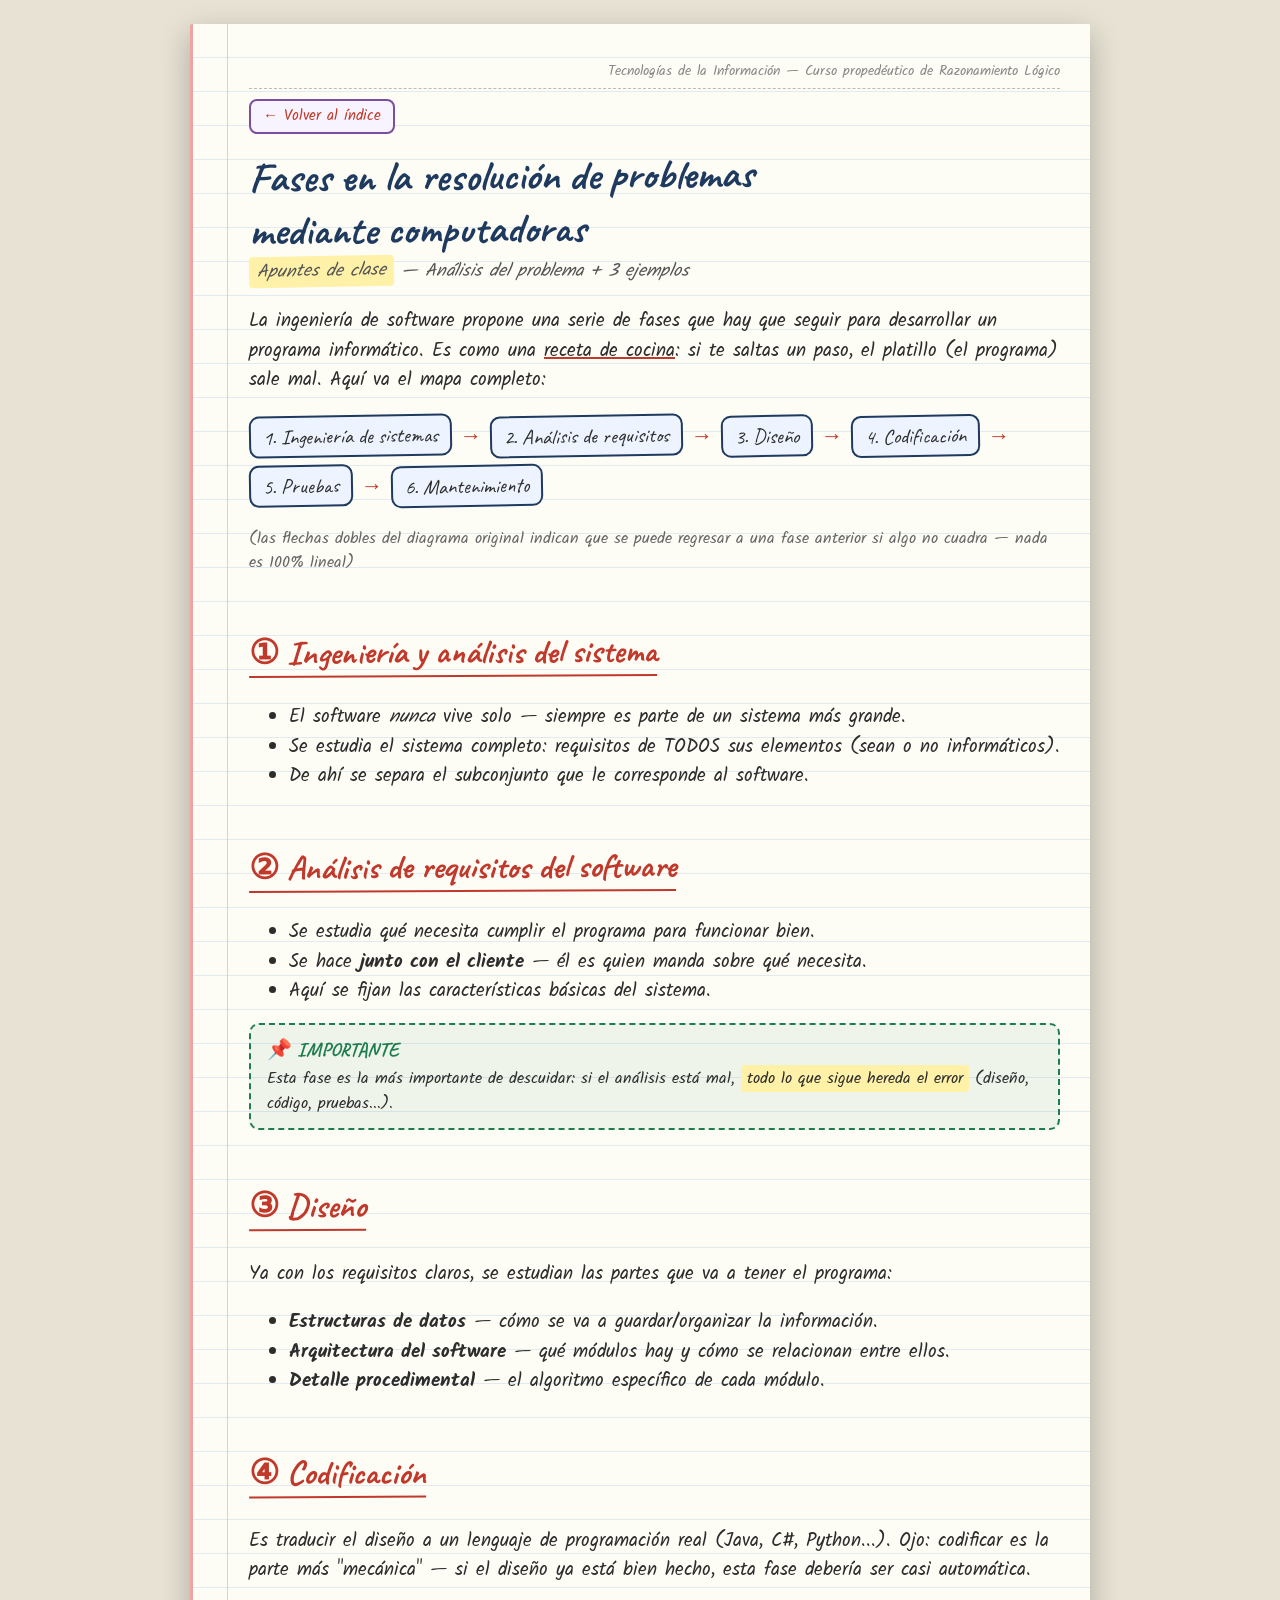
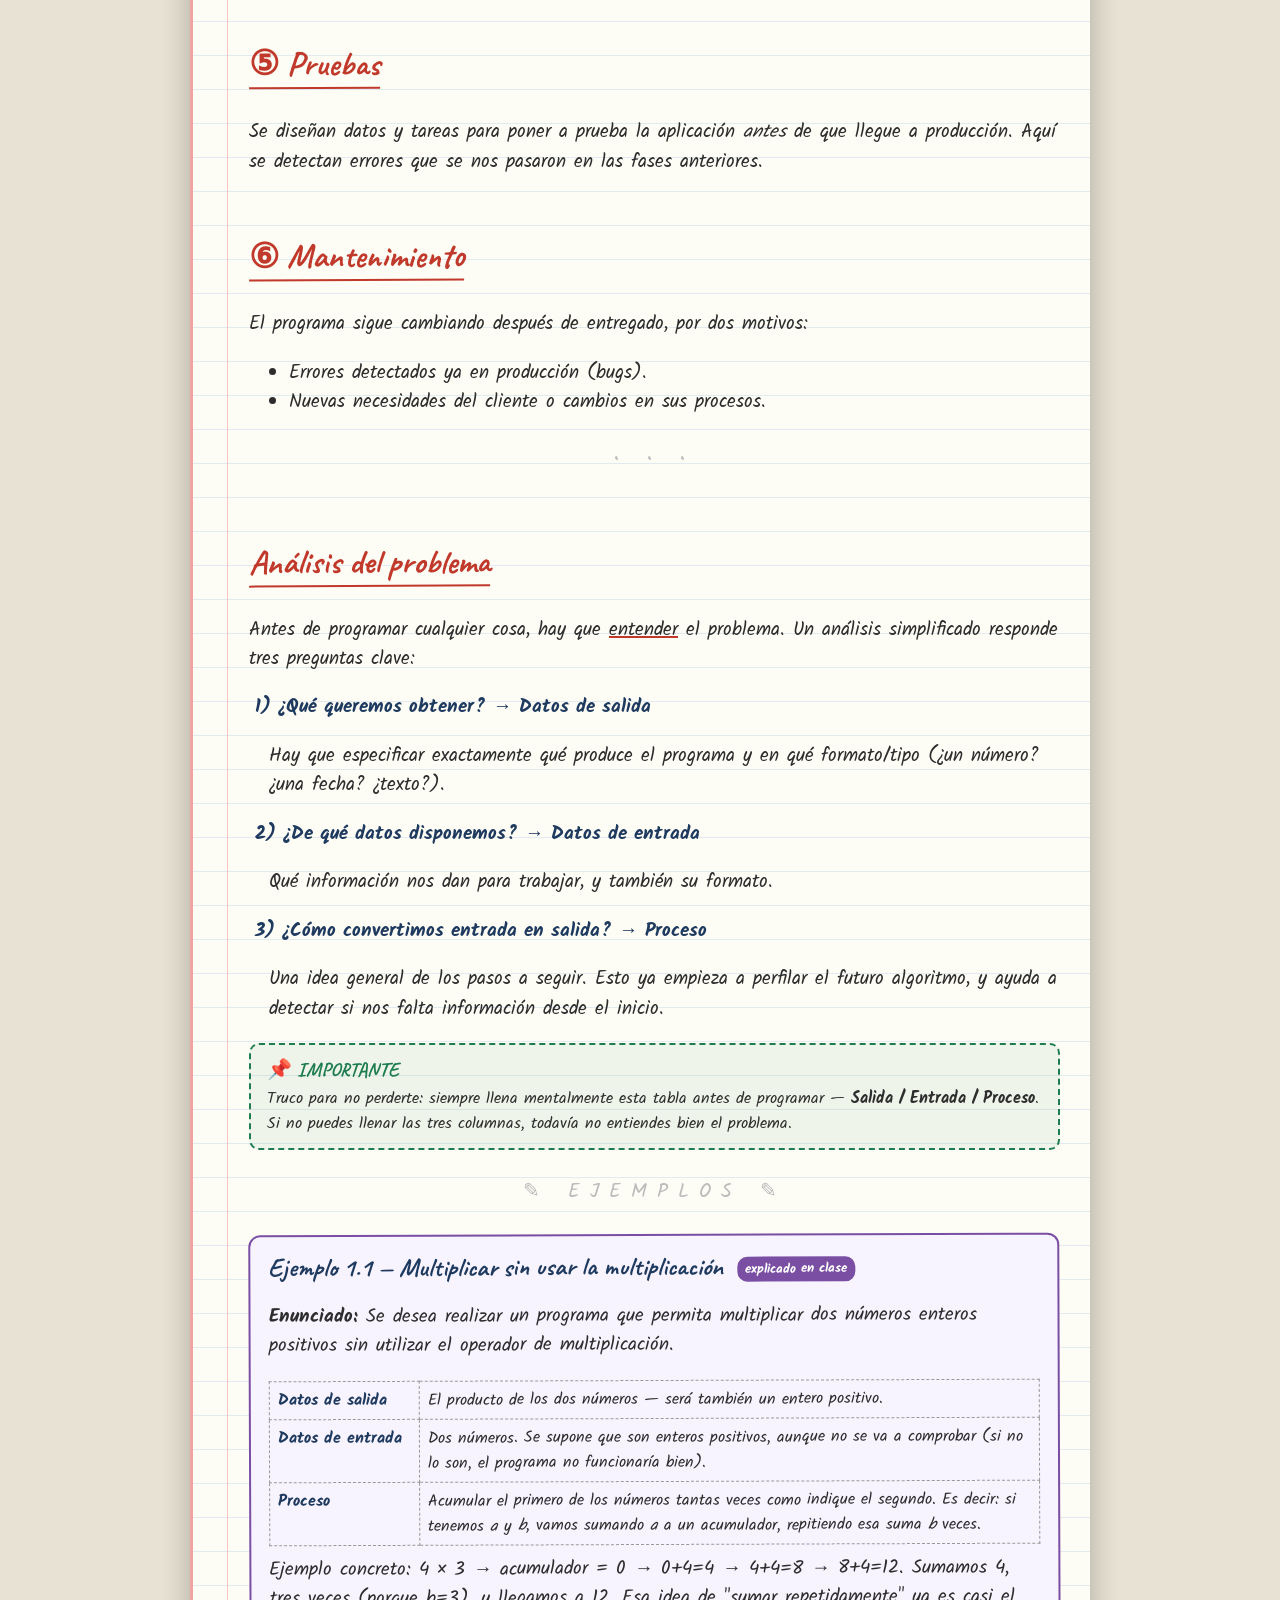
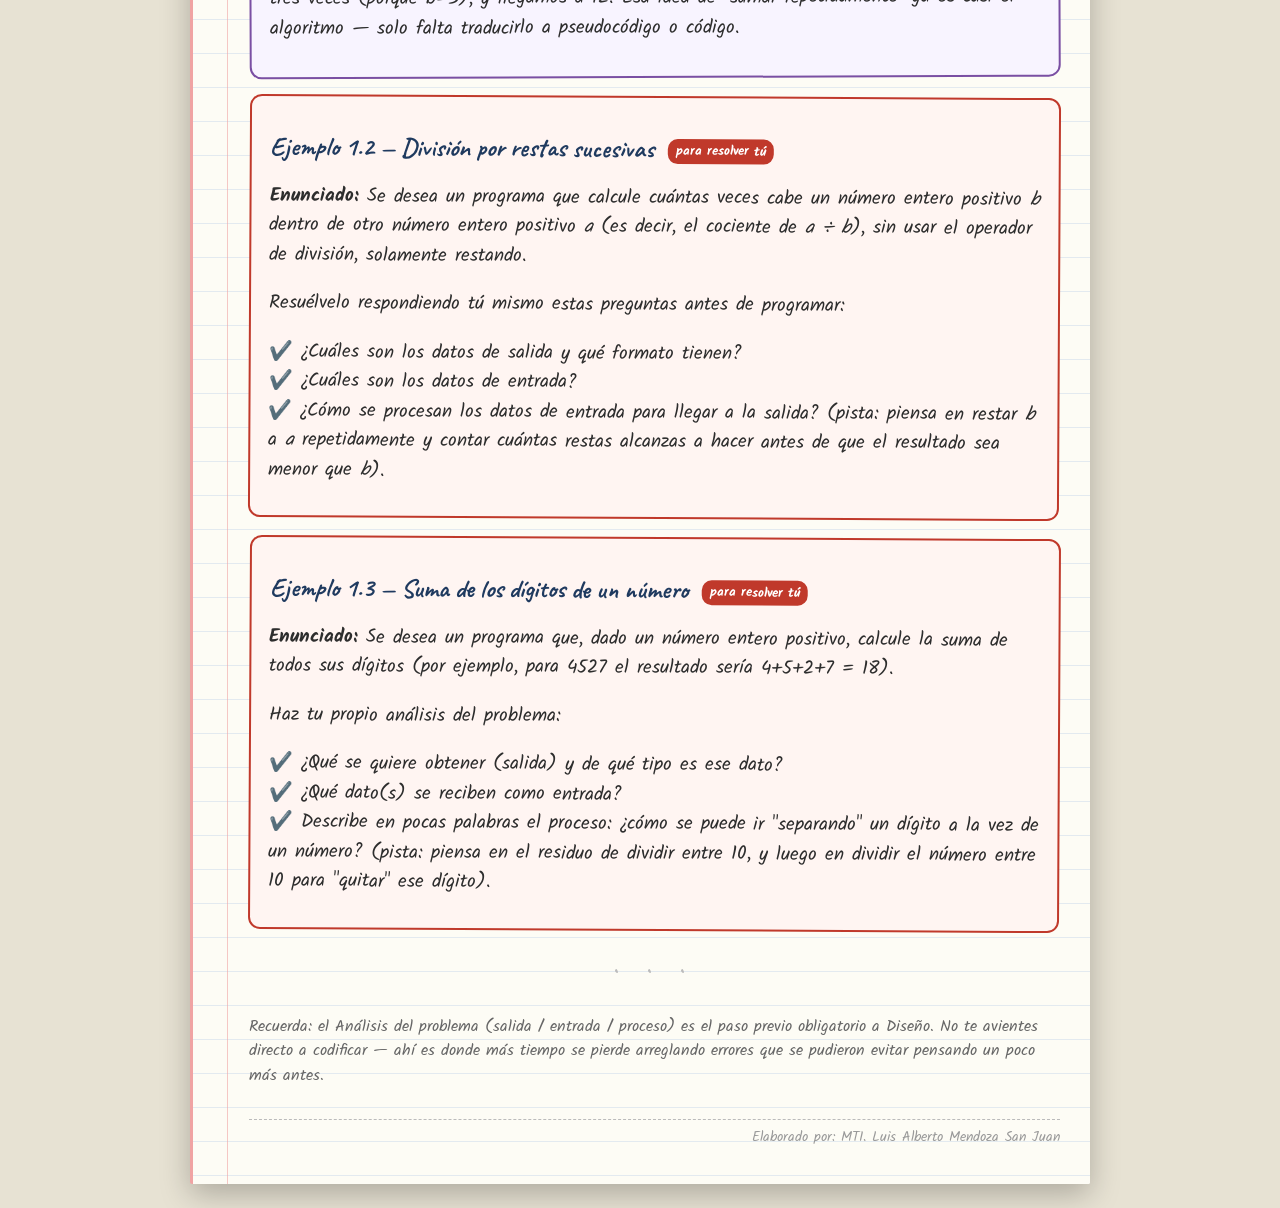
<file: fases_resolucion_problemas_apuntes.html>
<!DOCTYPE html>
<html lang="es">
<head>
<meta charset="UTF-8">
<title>Fases en la resolución de problemas mediante computadoras — Apuntes</title>
<link rel="stylesheet" href="./css/base.css">
<link rel="stylesheet" href="./css/componentes.css">
</head>
<body>
<div class="notebook fases" style="max-width:900px;">

  <div class="header">Tecnologías de la Información — Curso propedéutico de Razonamiento Lógico</div>

  <p style="margin:0 0 14px 0;"><a href="./index.html" class="back-link">← Volver al índice</a></p>

  <h1>Fases en la resolución de problemas <br>mediante computadoras</h1>
  <div class="subtitle"><span class="tag">Apuntes de clase</span> — Análisis del problema + 3 ejemplos</div>

  <p>La ingeniería de software propone una serie de fases que hay que seguir para
  desarrollar un programa informático. Es como una <span class="underline">receta de cocina</span>:
  si te saltas un paso, el platillo (el programa) sale mal. Aquí va el mapa completo:</p>

  <div class="flow">
    <div class="step">1. Ingeniería de sistemas</div><span class="arrow">→</span>
    <div class="step">2. Análisis de requisitos</div><span class="arrow">→</span>
    <div class="step">3. Diseño</div><span class="arrow">→</span>
    <div class="step">4. Codificación</div><span class="arrow">→</span>
    <div class="step">5. Pruebas</div><span class="arrow">→</span>
    <div class="step">6. Mantenimiento</div>
  </div>
  <p style="font-size:16px;color:#666;">(las flechas dobles del diagrama original indican que se puede
  regresar a una fase anterior si algo no cuadra — nada es 100% lineal)</p>

  <h2>① Ingeniería y análisis del sistema</h2>
  <ul>
    <li>El software <em>nunca</em> vive solo — siempre es parte de un sistema más grande.</li>
    <li>Se estudia el sistema completo: requisitos de TODOS sus elementos (sean o no informáticos).</li>
    <li>De ahí se separa el subconjunto que le corresponde al software.</li>
  </ul>

  <h2>② Análisis de requisitos del software</h2>
  <ul>
    <li>Se estudia qué necesita cumplir el programa para funcionar bien.</li>
    <li>Se hace <strong>junto con el cliente</strong> — él es quien manda sobre qué necesita.</li>
    <li>Aquí se fijan las características básicas del sistema.</li>
  </ul>

  <div class="note-box">
    Esta fase es la más importante de descuidar: si el análisis está mal,
    <span class="callout-yellow">todo lo que sigue hereda el error</span> (diseño, código, pruebas...).
  </div>

  <h2>③ Diseño</h2>
  <p>Ya con los requisitos claros, se estudian las partes que va a tener el programa:</p>
  <ul>
    <li><strong>Estructuras de datos</strong> — cómo se va a guardar/organizar la información.</li>
    <li><strong>Arquitectura del software</strong> — qué módulos hay y cómo se relacionan entre ellos.</li>
    <li><strong>Detalle procedimental</strong> — el algoritmo específico de cada módulo.</li>
  </ul>

  <h2>④ Codificación</h2>
  <p>Es traducir el diseño a un lenguaje de programación real (Java, C#, Python...).
  Ojo: codificar es la parte más "mecánica" — si el diseño ya está bien hecho, esta
  fase debería ser casi automática.</p>

  <h2>⑤ Pruebas</h2>
  <p>Se diseñan datos y tareas para poner a prueba la aplicación <em>antes</em> de que
  llegue a producción. Aquí se detectan errores que se nos pasaron en las fases anteriores.</p>

  <h2>⑥ Mantenimiento</h2>
  <p>El programa sigue cambiando después de entregado, por dos motivos:</p>
  <ul>
    <li>Errores detectados ya en producción (bugs).</li>
    <li>Nuevas necesidades del cliente o cambios en sus procesos.</li>
  </ul>

  <div class="doodle-divider">• • •</div>

  <h2>Análisis del problema</h2>
  <p>Antes de programar cualquier cosa, hay que <span class="underline">entender</span> el problema.
  Un análisis simplificado responde tres preguntas clave:</p>

  <div class="qa">
    <p class="q">1) ¿Qué queremos obtener? → Datos de salida</p>
    <p style="margin-left:14px;">Hay que especificar exactamente qué produce el programa y en qué formato/tipo
    (¿un número? ¿una fecha? ¿texto?).</p>
  </div>
  <div class="qa">
    <p class="q">2) ¿De qué datos disponemos? → Datos de entrada</p>
    <p style="margin-left:14px;">Qué información nos dan para trabajar, y también su formato.</p>
  </div>
  <div class="qa">
    <p class="q">3) ¿Cómo convertimos entrada en salida? → Proceso</p>
    <p style="margin-left:14px;">Una idea general de los pasos a seguir. Esto ya empieza a perfilar el
    futuro algoritmo, y ayuda a detectar si nos falta información desde el inicio.</p>
  </div>

  <div class="note-box">
    Truco para no perderte: siempre llena mentalmente esta tabla antes de programar —
    <strong>Salida / Entrada / Proceso</strong>. Si no puedes llenar las tres columnas,
    todavía no entiendes bien el problema.
  </div>

  <div class="doodle-divider">✎ EJEMPLOS ✎</div>

  <div class="example">
    <h3>Ejemplo 1.1 — Multiplicar sin usar la multiplicación <span class="badge">explicado en clase</span></h3>
    <p><strong>Enunciado:</strong> Se desea realizar un programa que permita multiplicar
    dos números enteros positivos sin utilizar el operador de multiplicación.</p>

    <table class="answer-guide">
      <tr><td>Datos de salida</td><td>El producto de los dos números — será también un entero positivo.</td></tr>
      <tr><td>Datos de entrada</td><td>Dos números. Se supone que son enteros positivos, aunque no se va a
      comprobar (si no lo son, el programa no funcionaría bien).</td></tr>
      <tr><td>Proceso</td><td>Acumular el primero de los números tantas veces como indique el segundo.
      Es decir: si tenemos <em>a</em> y <em>b</em>, vamos sumando <em>a</em> a un acumulador,
      repitiendo esa suma <em>b</em> veces.</td></tr>
    </table>

    <p style="margin-top:10px;">Ejemplo concreto: 4 × 3 → acumulador = 0 → 0+4=4 → 4+4=8 → 8+4=12.
    Sumamos 4, tres veces (porque b=3), y llegamos a 12. Esa idea de "sumar repetidamente"
    ya es casi el algoritmo — solo falta traducirlo a pseudocódigo o código.</p>
  </div>

  <div class="exercise">
    <h3>Ejemplo 1.2 — División por restas sucesivas <span class="badge">para resolver tú</span></h3>
    <p><strong>Enunciado:</strong> Se desea un programa que calcule cuántas veces cabe un
    número entero positivo <em>b</em> dentro de otro número entero positivo <em>a</em>
    (es decir, el cociente de <em>a ÷ b</em>), sin usar el operador de división,
    solamente restando.</p>
    <p>Resuélvelo respondiendo tú mismo estas preguntas antes de programar:</p>
    <ul class="checklist">
      <li>¿Cuáles son los datos de salida y qué formato tienen?</li>
      <li>¿Cuáles son los datos de entrada?</li>
      <li>¿Cómo se procesan los datos de entrada para llegar a la salida?
      (pista: piensa en restar <em>b</em> a <em>a</em> repetidamente y contar cuántas
      restas alcanzas a hacer antes de que el resultado sea menor que <em>b</em>).</li>
    </ul>
  </div>

  <div class="exercise">
    <h3>Ejemplo 1.3 — Suma de los dígitos de un número <span class="badge">para resolver tú</span></h3>
    <p><strong>Enunciado:</strong> Se desea un programa que, dado un número entero positivo,
    calcule la suma de todos sus dígitos (por ejemplo, para 4527 el resultado sería 4+5+2+7 = 18).</p>
    <p>Haz tu propio análisis del problema:</p>
    <ul class="checklist">
      <li>¿Qué se quiere obtener (salida) y de qué tipo es ese dato?</li>
      <li>¿Qué dato(s) se reciben como entrada?</li>
      <li>Describe en pocas palabras el proceso: ¿cómo se puede ir "separando" un dígito
      a la vez de un número? (pista: piensa en el residuo de dividir entre 10, y luego en
      dividir el número entre 10 para "quitar" ese dígito).</li>
    </ul>
  </div>

  <div class="doodle-divider">• • •</div>
  <p style="font-size:16px;color:#666;">Recuerda: el Análisis del problema (salida / entrada / proceso)
  es el paso previo obligatorio a Diseño. No te avientes directo a codificar — ahí es donde más
  tiempo se pierde arreglando errores que se pudieron evitar pensando un poco más antes.</p>

  <div class="footer">Elaborado por: MTI. Luis Alberto Mendoza San Juan</div>

</div>
</body>
</html>
</file>
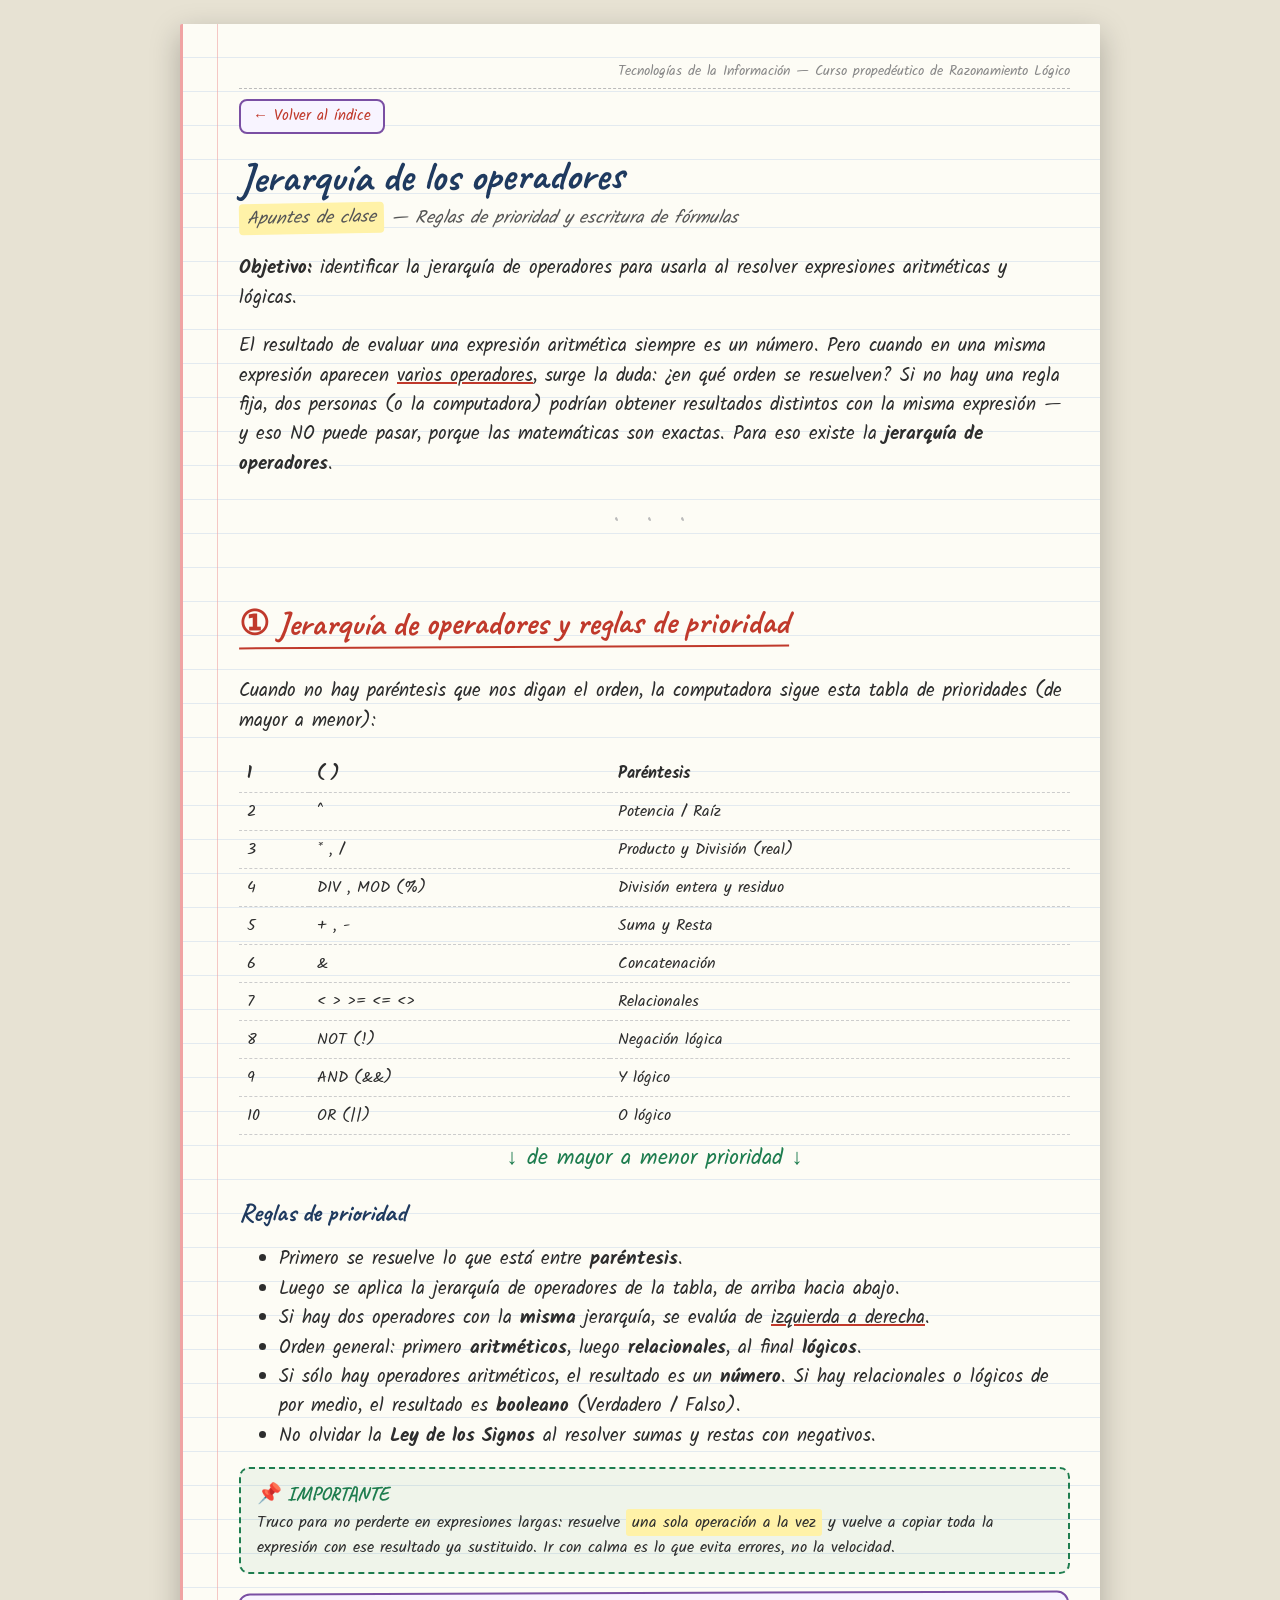
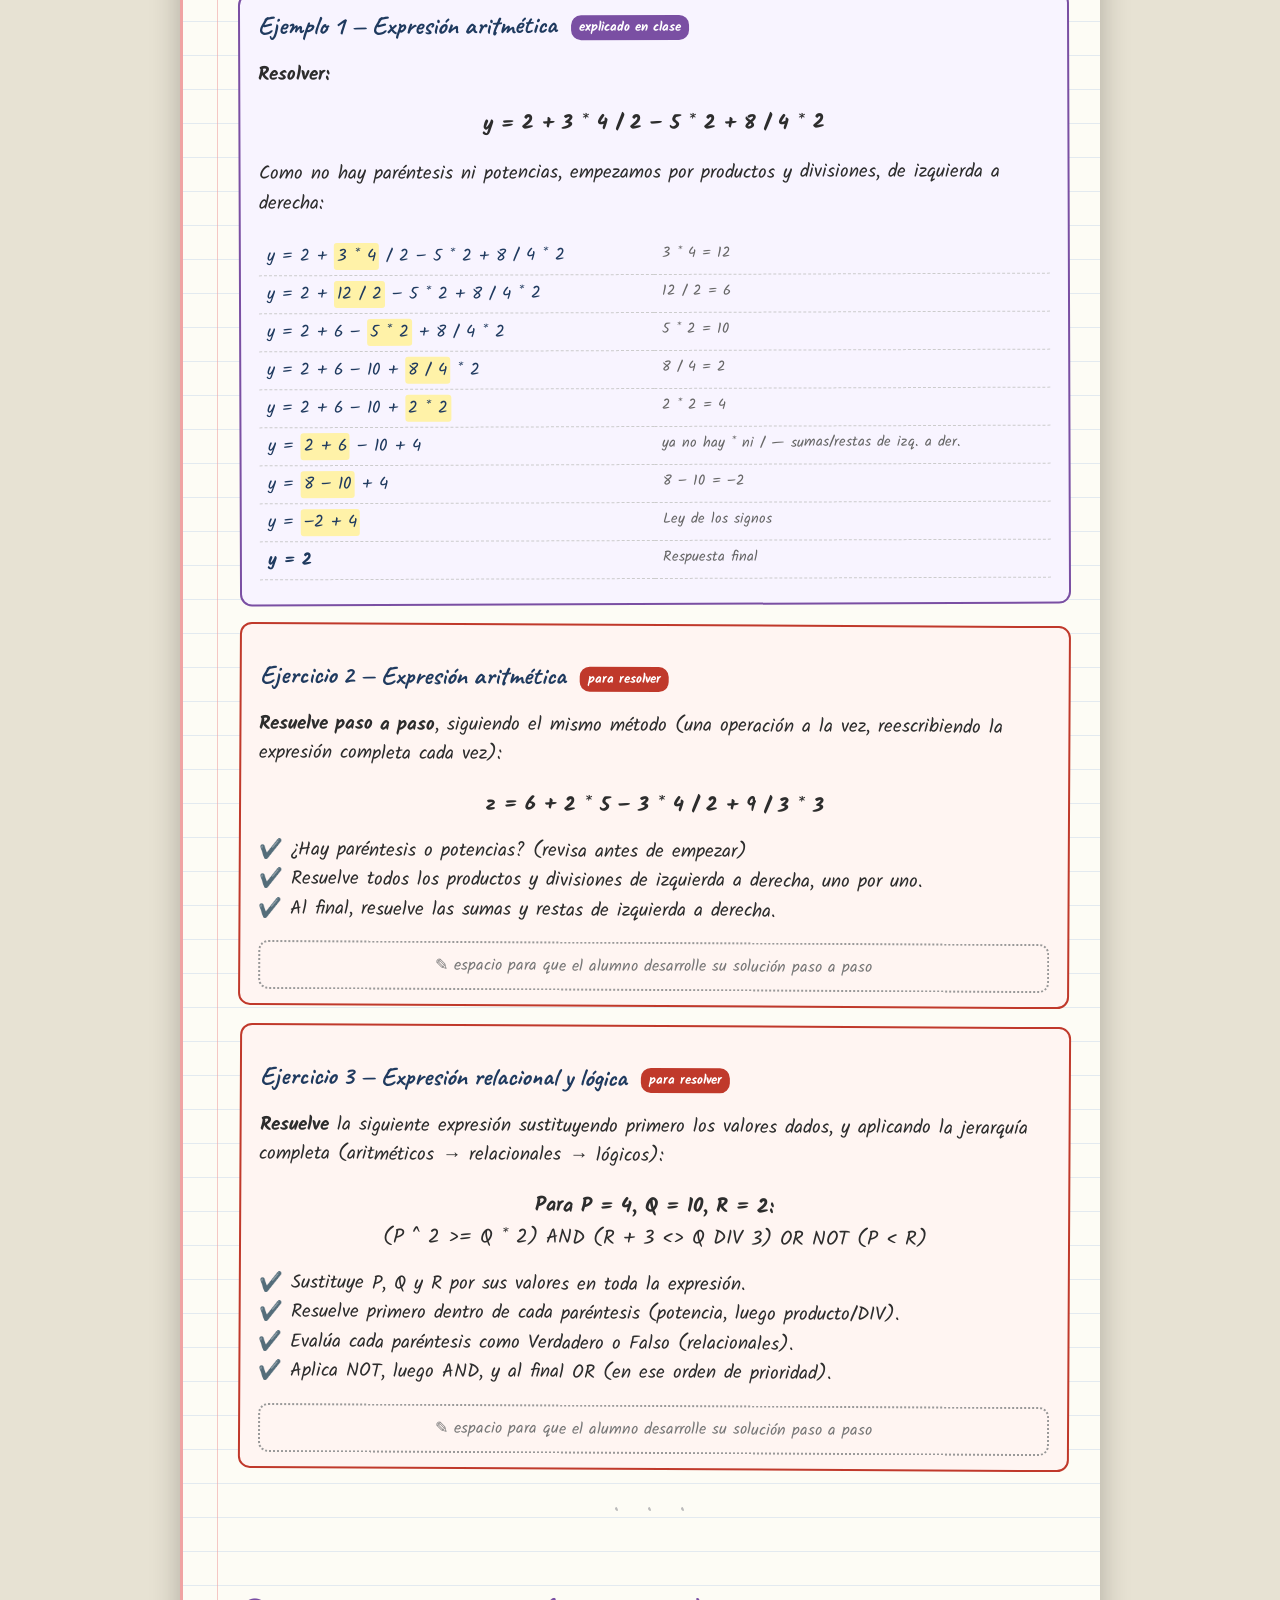
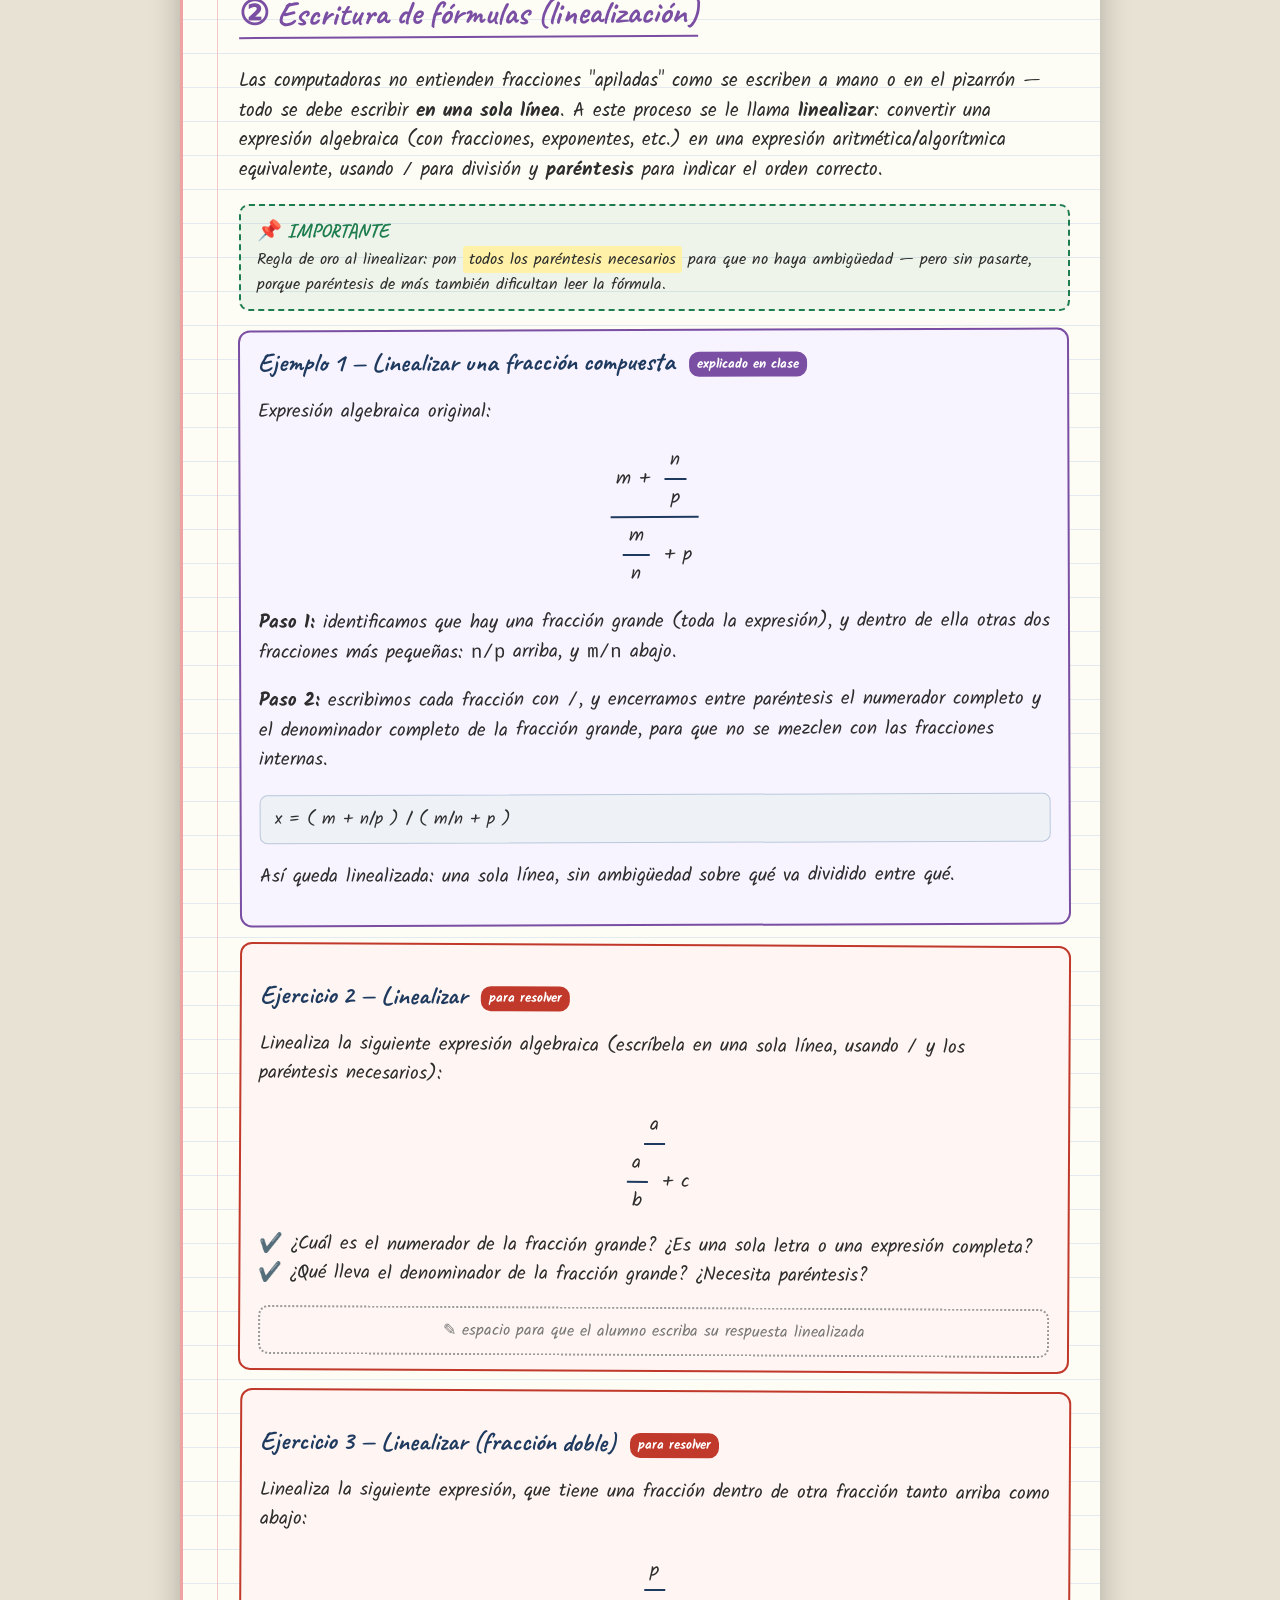
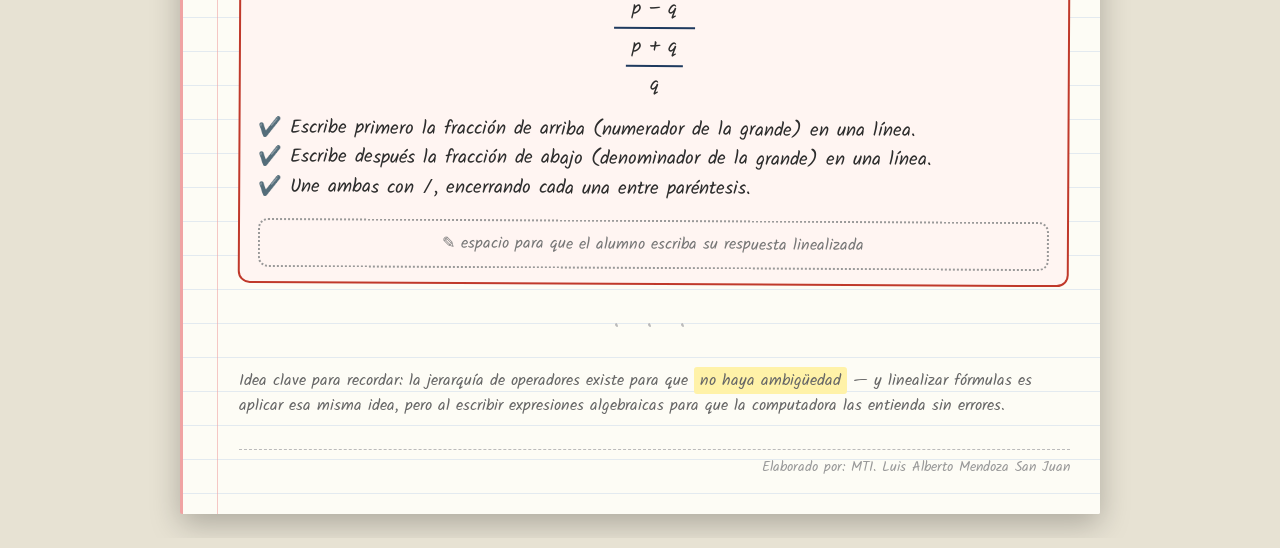
<file: jerarquia_operadores_apuntes.html>
<!DOCTYPE html>
<html lang="es">
<head>
<meta charset="UTF-8">
<title>Jerarquía de operadores y Escritura de fórmulas — Apuntes</title>
<link rel="stylesheet" href="./css/base.css">
<link rel="stylesheet" href="./css/componentes.css">
</head>
<body>
<div class="notebook jerarquia">

  <div class="header">Tecnologías de la Información — Curso propedéutico de Razonamiento Lógico</div>

  <p style="margin:0 0 14px 0;"><a href="./index.html" class="back-link">← Volver al índice</a></p>

  <h1>Jerarquía de los operadores</h1>
  <div class="subtitle"><span class="tag">Apuntes de clase</span> — Reglas de prioridad y escritura de fórmulas</div>

  <p><strong>Objetivo:</strong> identificar la jerarquía de operadores para usarla al resolver
  expresiones aritméticas y lógicas.</p>

  <p>El resultado de evaluar una expresión aritmética siempre es un número. Pero cuando en
  una misma expresión aparecen <span class="underline">varios operadores</span>, surge la duda:
  ¿en qué orden se resuelven? Si no hay una regla fija, dos personas (o la computadora) podrían
  obtener resultados distintos con la misma expresión — y eso NO puede pasar, porque las
  matemáticas son exactas. Para eso existe la <strong>jerarquía de operadores</strong>.</p>

  <div class="doodle-divider">• • •</div>

  <h2>① Jerarquía de operadores y reglas de prioridad</h2>

  <p>Cuando no hay paréntesis que nos digan el orden, la computadora sigue esta tabla de
  prioridades (de mayor a menor):</p>

  <table class="priority">
    <tr><td>1</td><td>( )</td><td>Paréntesis</td></tr>
    <tr><td>2</td><td>^</td><td>Potencia / Raíz</td></tr>
    <tr><td>3</td><td>* , /</td><td>Producto y División (real)</td></tr>
    <tr><td>4</td><td>DIV , MOD (%)</td><td>División entera y residuo</td></tr>
    <tr><td>5</td><td>+ , -</td><td>Suma y Resta</td></tr>
    <tr><td>6</td><td>&amp;</td><td>Concatenación</td></tr>
    <tr><td>7</td><td>&lt; &gt; &gt;= &lt;= &lt;&gt;</td><td>Relacionales</td></tr>
    <tr><td>8</td><td>NOT (!)</td><td>Negación lógica</td></tr>
    <tr><td>9</td><td>AND (&amp;&amp;)</td><td>Y lógico</td></tr>
    <tr><td>10</td><td>OR (||)</td><td>O lógico</td></tr>
  </table>
  <div class="priority-arrow">↓ de mayor a menor prioridad ↓</div>

  <h3>Reglas de prioridad</h3>
  <ul>
    <li>Primero se resuelve lo que está entre <strong>paréntesis</strong>.</li>
    <li>Luego se aplica la jerarquía de operadores de la tabla, de arriba hacia abajo.</li>
    <li>Si hay dos operadores con la <strong>misma</strong> jerarquía, se evalúa de
    <span class="underline">izquierda a derecha</span>.</li>
    <li>Orden general: primero <strong>aritméticos</strong>, luego <strong>relacionales</strong>,
    al final <strong>lógicos</strong>.</li>
    <li>Si sólo hay operadores aritméticos, el resultado es un <strong>número</strong>.
    Si hay relacionales o lógicos de por medio, el resultado es <strong>booleano</strong>
    (Verdadero / Falso).</li>
    <li>No olvidar la <strong>Ley de los Signos</strong> al resolver sumas y restas con negativos.</li>
  </ul>

  <div class="note-box">
    Truco para no perderte en expresiones largas: resuelve <span class="callout-yellow">una
    sola operación a la vez</span> y vuelve a copiar toda la expresión con ese resultado ya
    sustituido. Ir con calma es lo que evita errores, no la velocidad.
  </div>

  <div class="example">
    <h3>Ejemplo 1 — Expresión aritmética <span class="badge">explicado en clase</span></h3>
    <p><strong>Resolver:</strong></p>
    <div class="expr-box"><strong>y = 2 + 3 * 4 / 2 − 5 * 2 + 8 / 4 * 2</strong></div>
    <p>Como no hay paréntesis ni potencias, empezamos por productos y divisiones,
    de izquierda a derecha:</p>
    <table class="steps-table">
      <tr><td class="expr">y = 2 + <span class="hl">3 * 4</span> / 2 − 5 * 2 + 8 / 4 * 2</td><td class="note">3 * 4 = 12</td></tr>
      <tr><td class="expr">y = 2 + <span class="hl">12 / 2</span> − 5 * 2 + 8 / 4 * 2</td><td class="note">12 / 2 = 6</td></tr>
      <tr><td class="expr">y = 2 + 6 − <span class="hl">5 * 2</span> + 8 / 4 * 2</td><td class="note">5 * 2 = 10</td></tr>
      <tr><td class="expr">y = 2 + 6 − 10 + <span class="hl">8 / 4</span> * 2</td><td class="note">8 / 4 = 2</td></tr>
      <tr><td class="expr">y = 2 + 6 − 10 + <span class="hl">2 * 2</span></td><td class="note">2 * 2 = 4</td></tr>
      <tr><td class="expr">y = <span class="hl">2 + 6</span> − 10 + 4</td><td class="note">ya no hay * ni / — sumas/restas de izq. a der.</td></tr>
      <tr><td class="expr">y = <span class="hl">8 − 10</span> + 4</td><td class="note">8 − 10 = −2</td></tr>
      <tr><td class="expr">y = <span class="hl">−2 + 4</span></td><td class="note">Ley de los signos</td></tr>
      <tr><td class="expr"><strong>y = 2</strong></td><td class="note">Respuesta final</td></tr>
    </table>
  </div>

  <div class="exercise">
    <h3>Ejercicio 2 — Expresión aritmética <span class="badge">para resolver</span></h3>
    <p><strong>Resuelve paso a paso</strong>, siguiendo el mismo método (una operación a la vez,
    reescribiendo la expresión completa cada vez):</p>
    <div class="expr-box"><strong>z = 6 + 2 * 5 − 3 * 4 / 2 + 9 / 3 * 3</strong></div>
    <ul class="checklist">
      <li>¿Hay paréntesis o potencias? (revisa antes de empezar)</li>
      <li>Resuelve todos los productos y divisiones de izquierda a derecha, uno por uno.</li>
      <li>Al final, resuelve las sumas y restas de izquierda a derecha.</li>
    </ul>
    <div class="blank-note">✎ espacio para que el alumno desarrolle su solución paso a paso</div>
  </div>

  <div class="exercise">
    <h3>Ejercicio 3 — Expresión relacional y lógica <span class="badge">para resolver</span></h3>
    <p><strong>Resuelve</strong> la siguiente expresión sustituyendo primero los valores dados,
    y aplicando la jerarquía completa (aritméticos → relacionales → lógicos):</p>
    <div class="expr-box"><strong>Para P = 4, Q = 10, R = 2:</strong><br>
    (P ^ 2 &gt;= Q * 2) AND (R + 3 &lt;&gt; Q DIV 3) OR NOT (P &lt; R)</div>
    <ul class="checklist">
      <li>Sustituye P, Q y R por sus valores en toda la expresión.</li>
      <li>Resuelve primero dentro de cada paréntesis (potencia, luego producto/DIV).</li>
      <li>Evalúa cada paréntesis como Verdadero o Falso (relacionales).</li>
      <li>Aplica NOT, luego AND, y al final OR (en ese orden de prioridad).</li>
    </ul>
    <div class="blank-note">✎ espacio para que el alumno desarrolle su solución paso a paso</div>
  </div>

  <div class="doodle-divider">• • •</div>

  <h2 class="topic-formulas">② Escritura de fórmulas (linealización)</h2>

  <p>Las computadoras no entienden fracciones "apiladas" como se escriben a mano o en el
  pizarrón — todo se debe escribir <strong>en una sola línea</strong>. A este proceso se le llama
  <strong>linealizar</strong>: convertir una expresión algebraica (con fracciones, exponentes, etc.)
  en una expresión aritmética/algorítmica equivalente, usando <code>/</code> para división y
  <strong>paréntesis</strong> para indicar el orden correcto.</p>

  <div class="note-box">
    Regla de oro al linealizar: pon <span class="callout-yellow">todos los paréntesis
    necesarios</span> para que no haya ambigüedad — pero sin pasarte, porque paréntesis de más
    también dificultan leer la fórmula.
  </div>

  <div class="example">
    <h3>Ejemplo 1 — Linealizar una fracción compuesta <span class="badge">explicado en clase</span></h3>
    <p>Expresión algebraica original:</p>
    <div class="expr-box">
      <span class="frac">
        <span class="num">m + <span class="frac"><span class="num">n</span><span class="den">p</span></span></span>
        <span class="den"><span class="frac"><span class="num">m</span><span class="den">n</span></span> + p</span>
      </span>
    </div>
    <p><strong>Paso 1:</strong> identificamos que hay una fracción grande (toda la expresión),
    y dentro de ella otras dos fracciones más pequeñas: <code>n/p</code> arriba, y
    <code>m/n</code> abajo.</p>
    <p><strong>Paso 2:</strong> escribimos cada fracción con <code>/</code>, y encerramos entre
    paréntesis el numerador completo y el denominador completo de la fracción grande, para
    que no se mezclen con las fracciones internas.</p>
    <div class="code-block">x = ( m + n/p ) / ( m/n + p )</div>
    <p>Así queda linealizada: una sola línea, sin ambigüedad sobre qué va dividido entre qué.</p>
  </div>

  <div class="exercise">
    <h3>Ejercicio 2 — Linealizar <span class="badge">para resolver</span></h3>
    <p>Linealiza la siguiente expresión algebraica (escríbela en una sola línea, usando
    <code>/</code> y los paréntesis necesarios):</p>
    <div class="expr-box">
      <span class="frac">
        <span class="num">a</span>
        <span class="den"><span class="frac"><span class="num">a</span><span class="den">b</span></span> + c</span>
      </span>
    </div>
    <ul class="checklist">
      <li>¿Cuál es el numerador de la fracción grande? ¿Es una sola letra o una expresión completa?</li>
      <li>¿Qué lleva el denominador de la fracción grande? ¿Necesita paréntesis?</li>
    </ul>
    <div class="blank-note">✎ espacio para que el alumno escriba su respuesta linealizada</div>
  </div>

  <div class="exercise">
    <h3>Ejercicio 3 — Linealizar (fracción doble) <span class="badge">para resolver</span></h3>
    <p>Linealiza la siguiente expresión, que tiene una fracción dentro de otra fracción tanto
    arriba como abajo:</p>
    <div class="expr-box">
      <span class="frac">
        <span class="num"><span class="frac"><span class="num">p</span><span class="den">p − q</span></span></span>
        <span class="den"><span class="frac"><span class="num">p + q</span><span class="den">q</span></span></span>
      </span>
    </div>
    <ul class="checklist">
      <li>Escribe primero la fracción de arriba (numerador de la grande) en una línea.</li>
      <li>Escribe después la fracción de abajo (denominador de la grande) en una línea.</li>
      <li>Une ambas con <code>/</code>, encerrando cada una entre paréntesis.</li>
    </ul>
    <div class="blank-note">✎ espacio para que el alumno escriba su respuesta linealizada</div>
  </div>

  <div class="doodle-divider">• • •</div>
  <p style="font-size:16px;color:#666;">Idea clave para recordar: la jerarquía de operadores
  existe para que <span class="callout-yellow">no haya ambigüedad</span> — y linealizar fórmulas
  es aplicar esa misma idea, pero al escribir expresiones algebraicas para que la computadora
  las entienda sin errores.</p>

  <div class="footer">Elaborado por: MTI. Luis Alberto Mendoza San Juan</div>

</div>
</body>
</html>
</file>
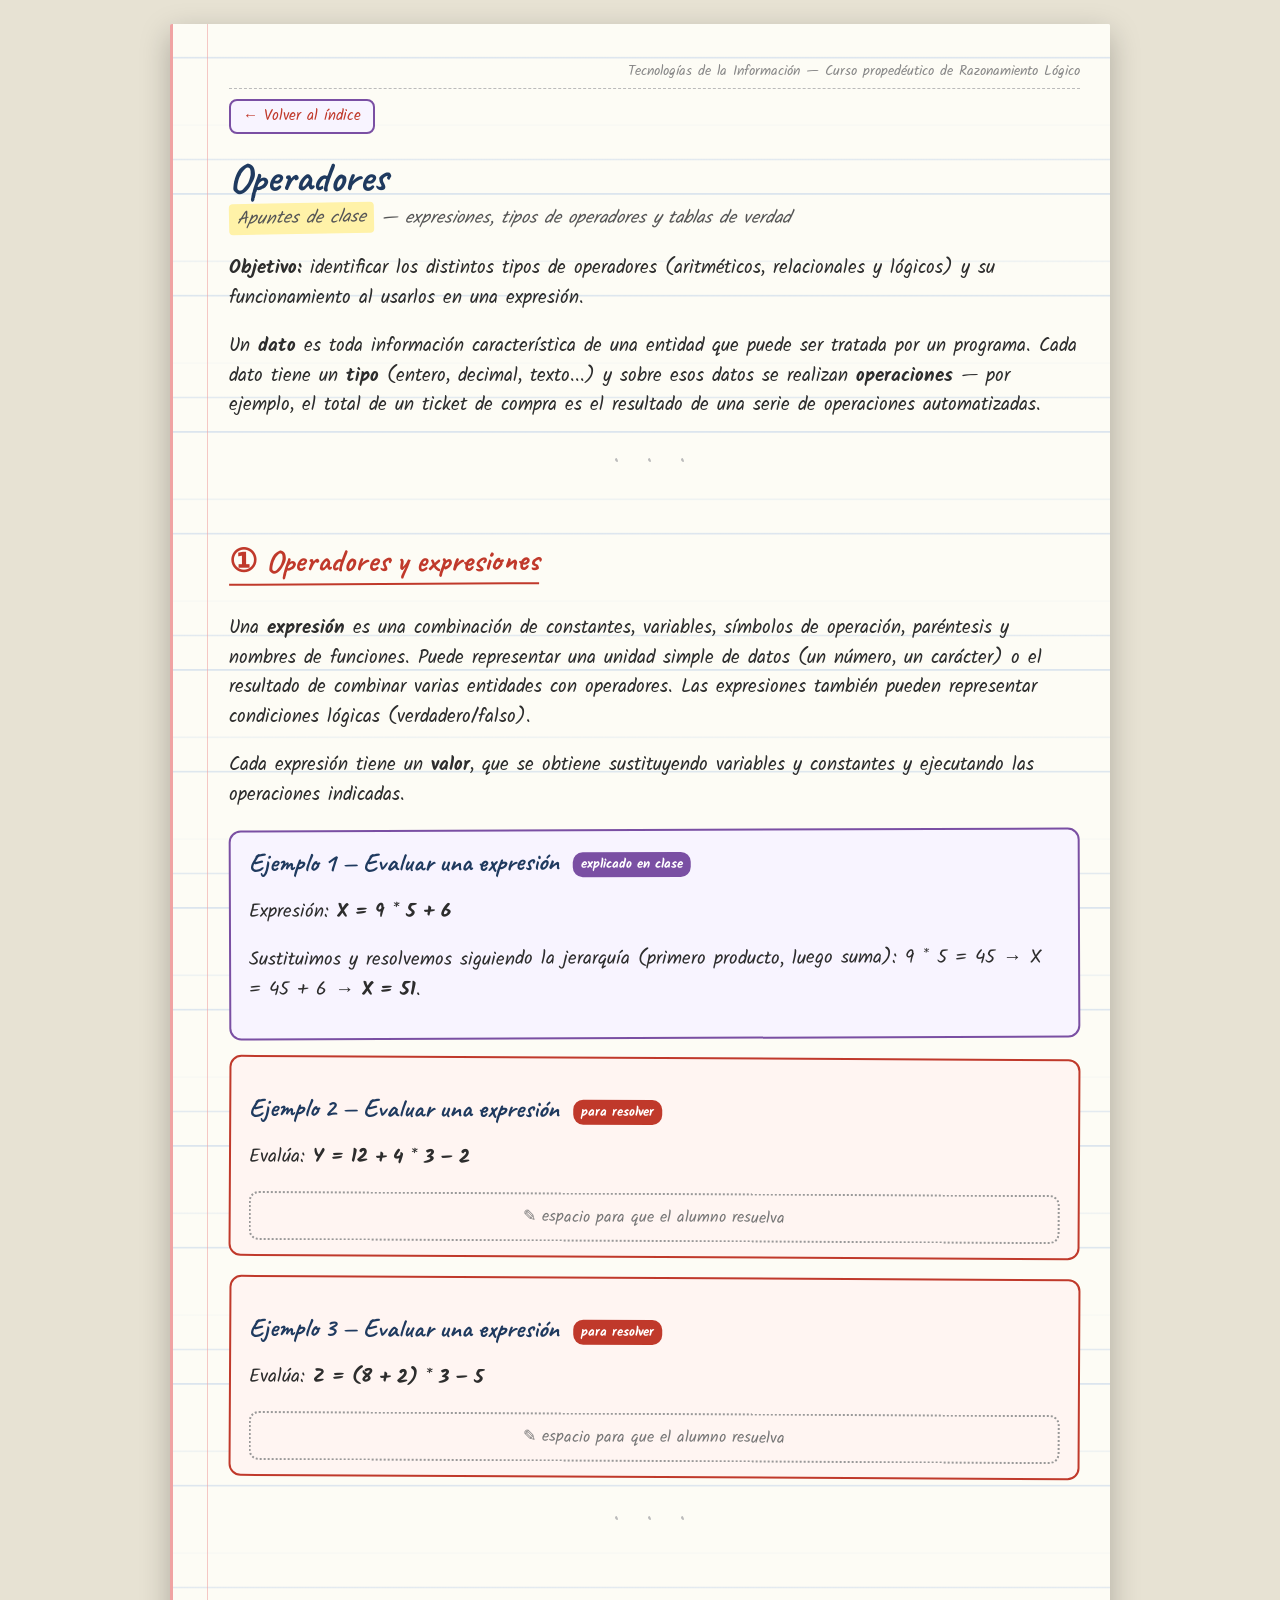
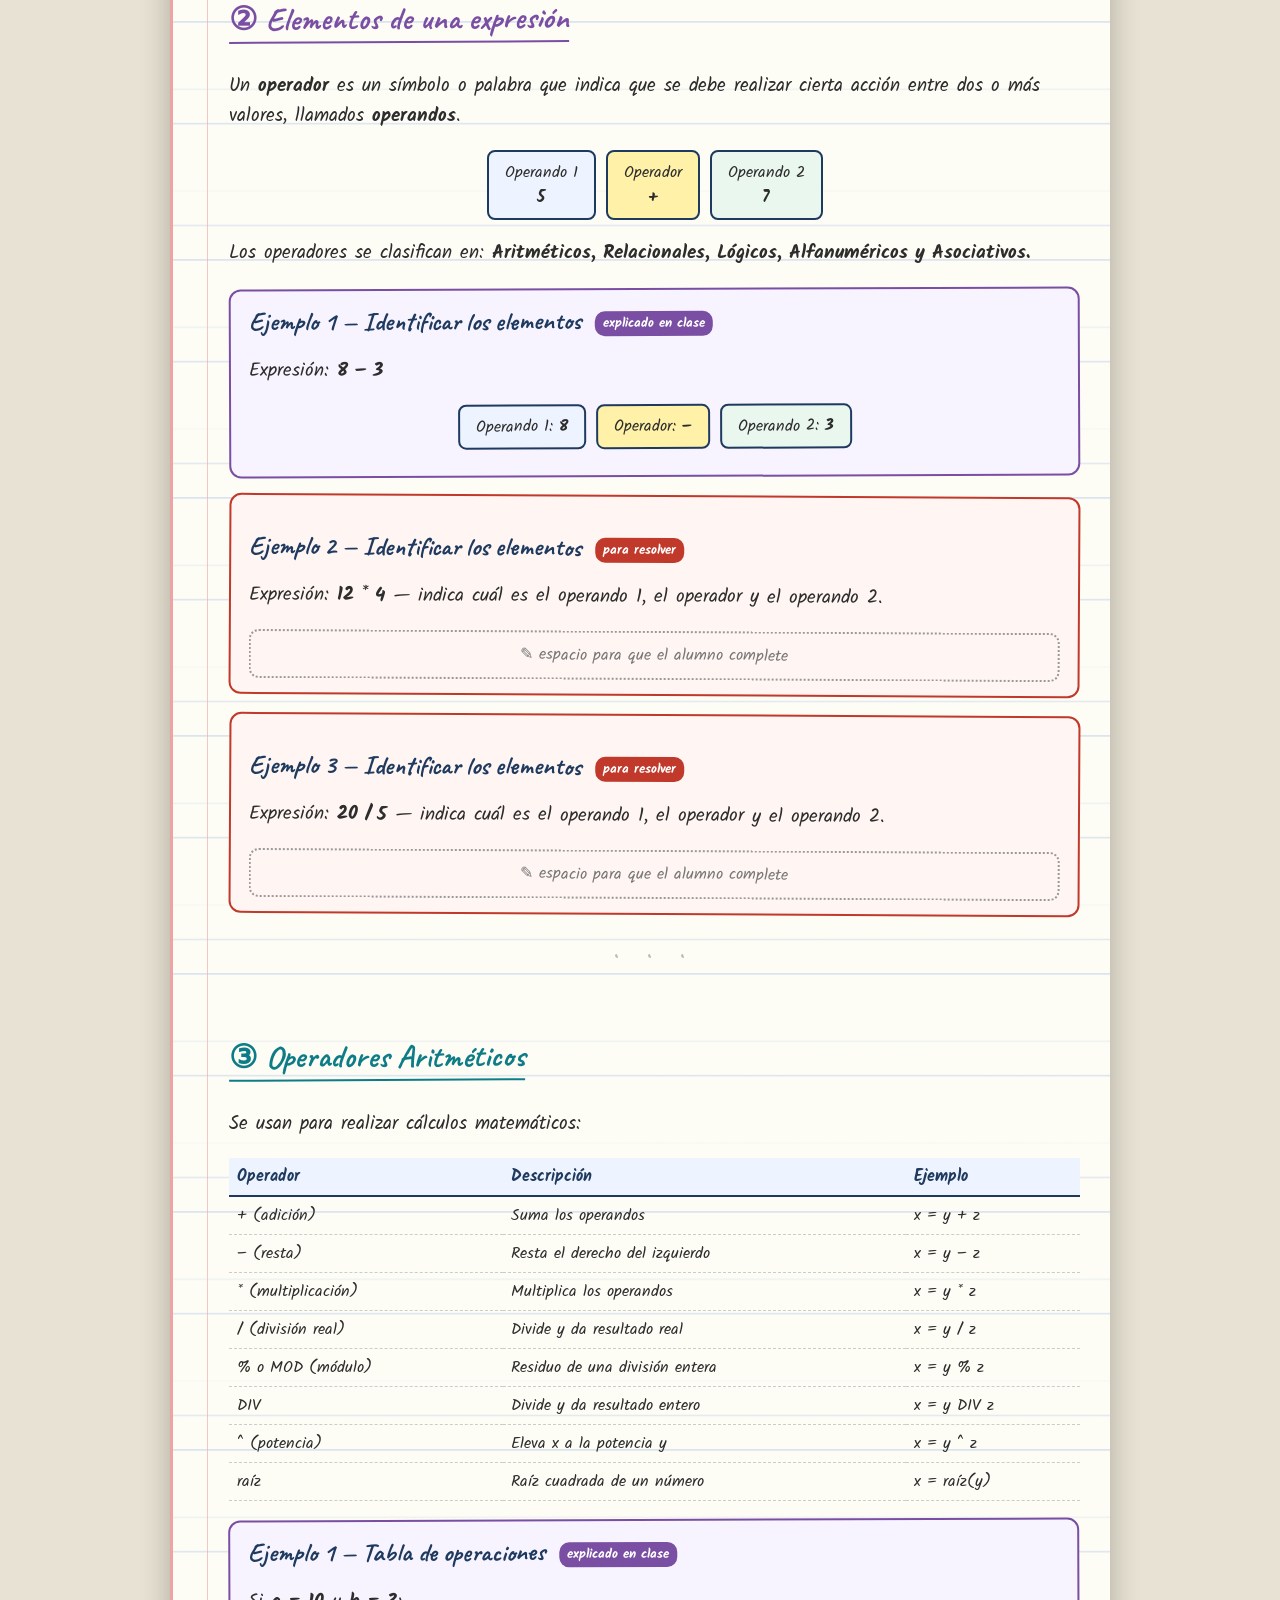
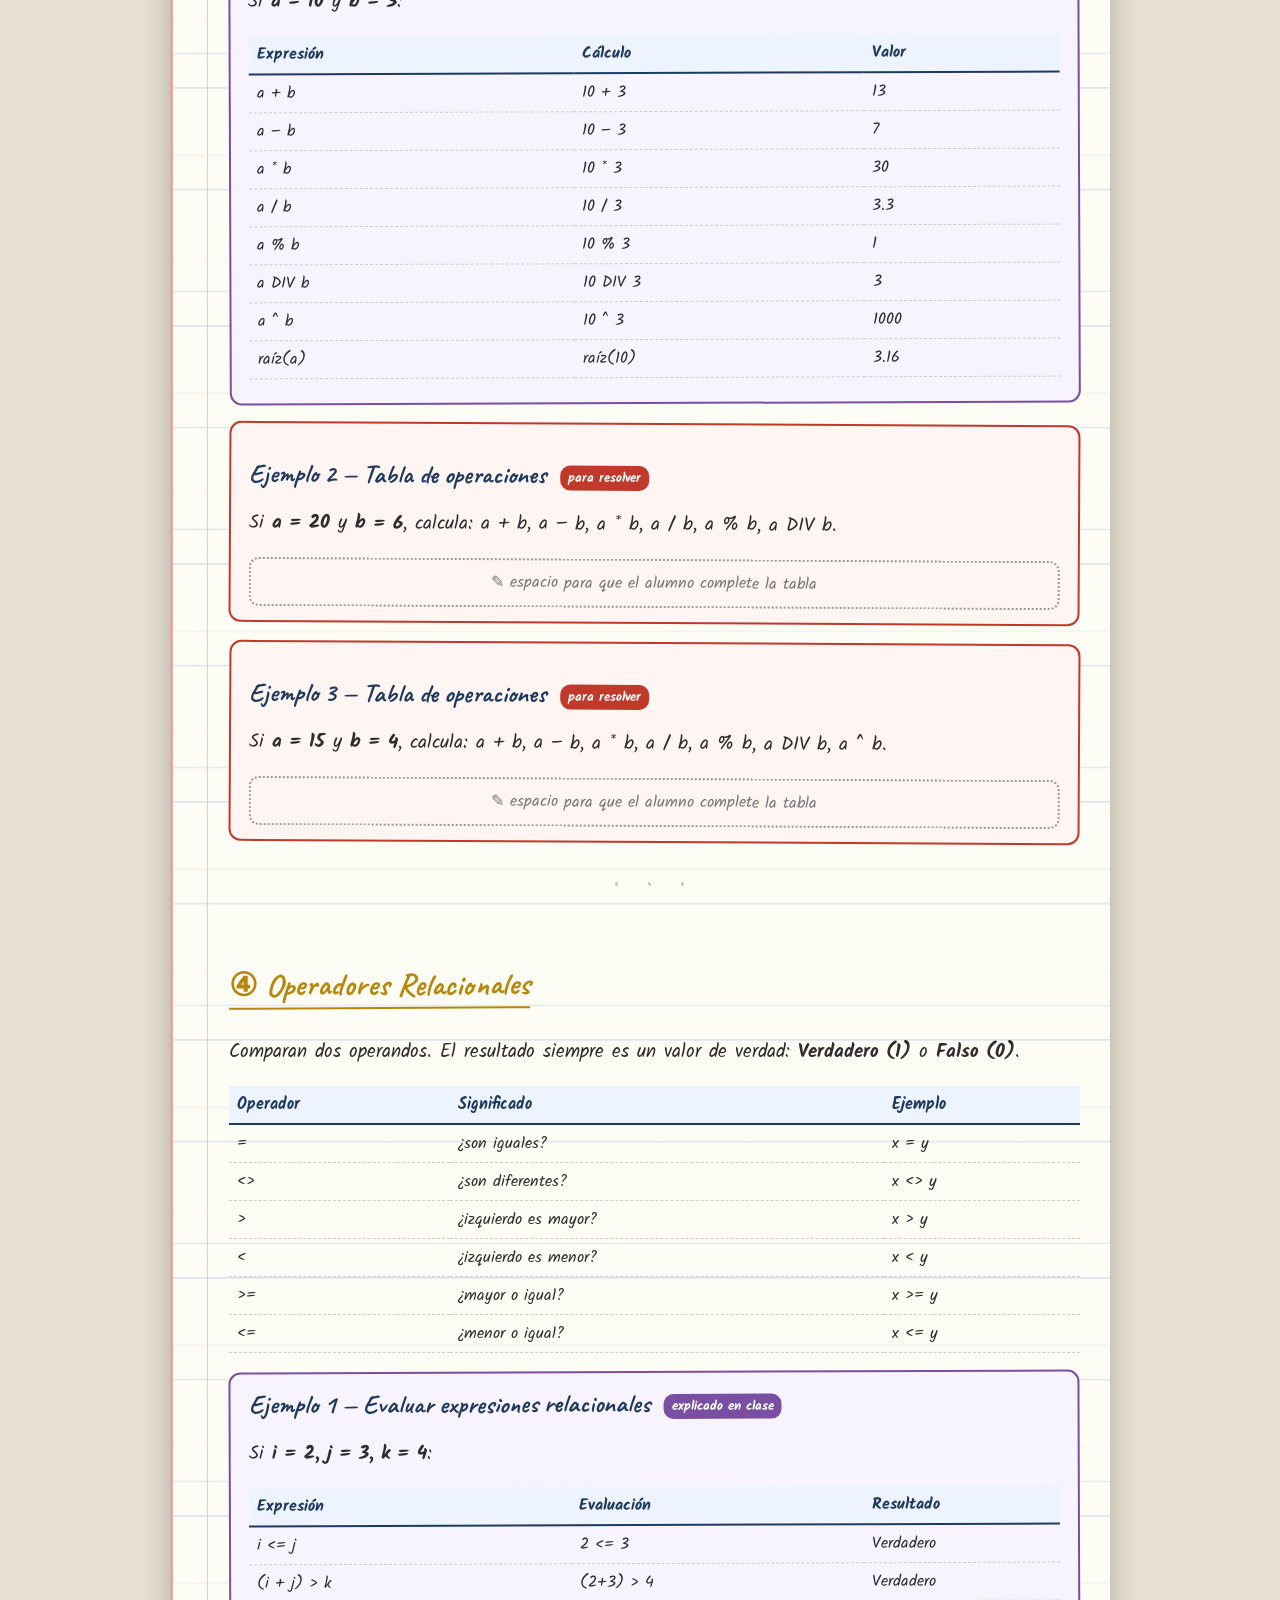
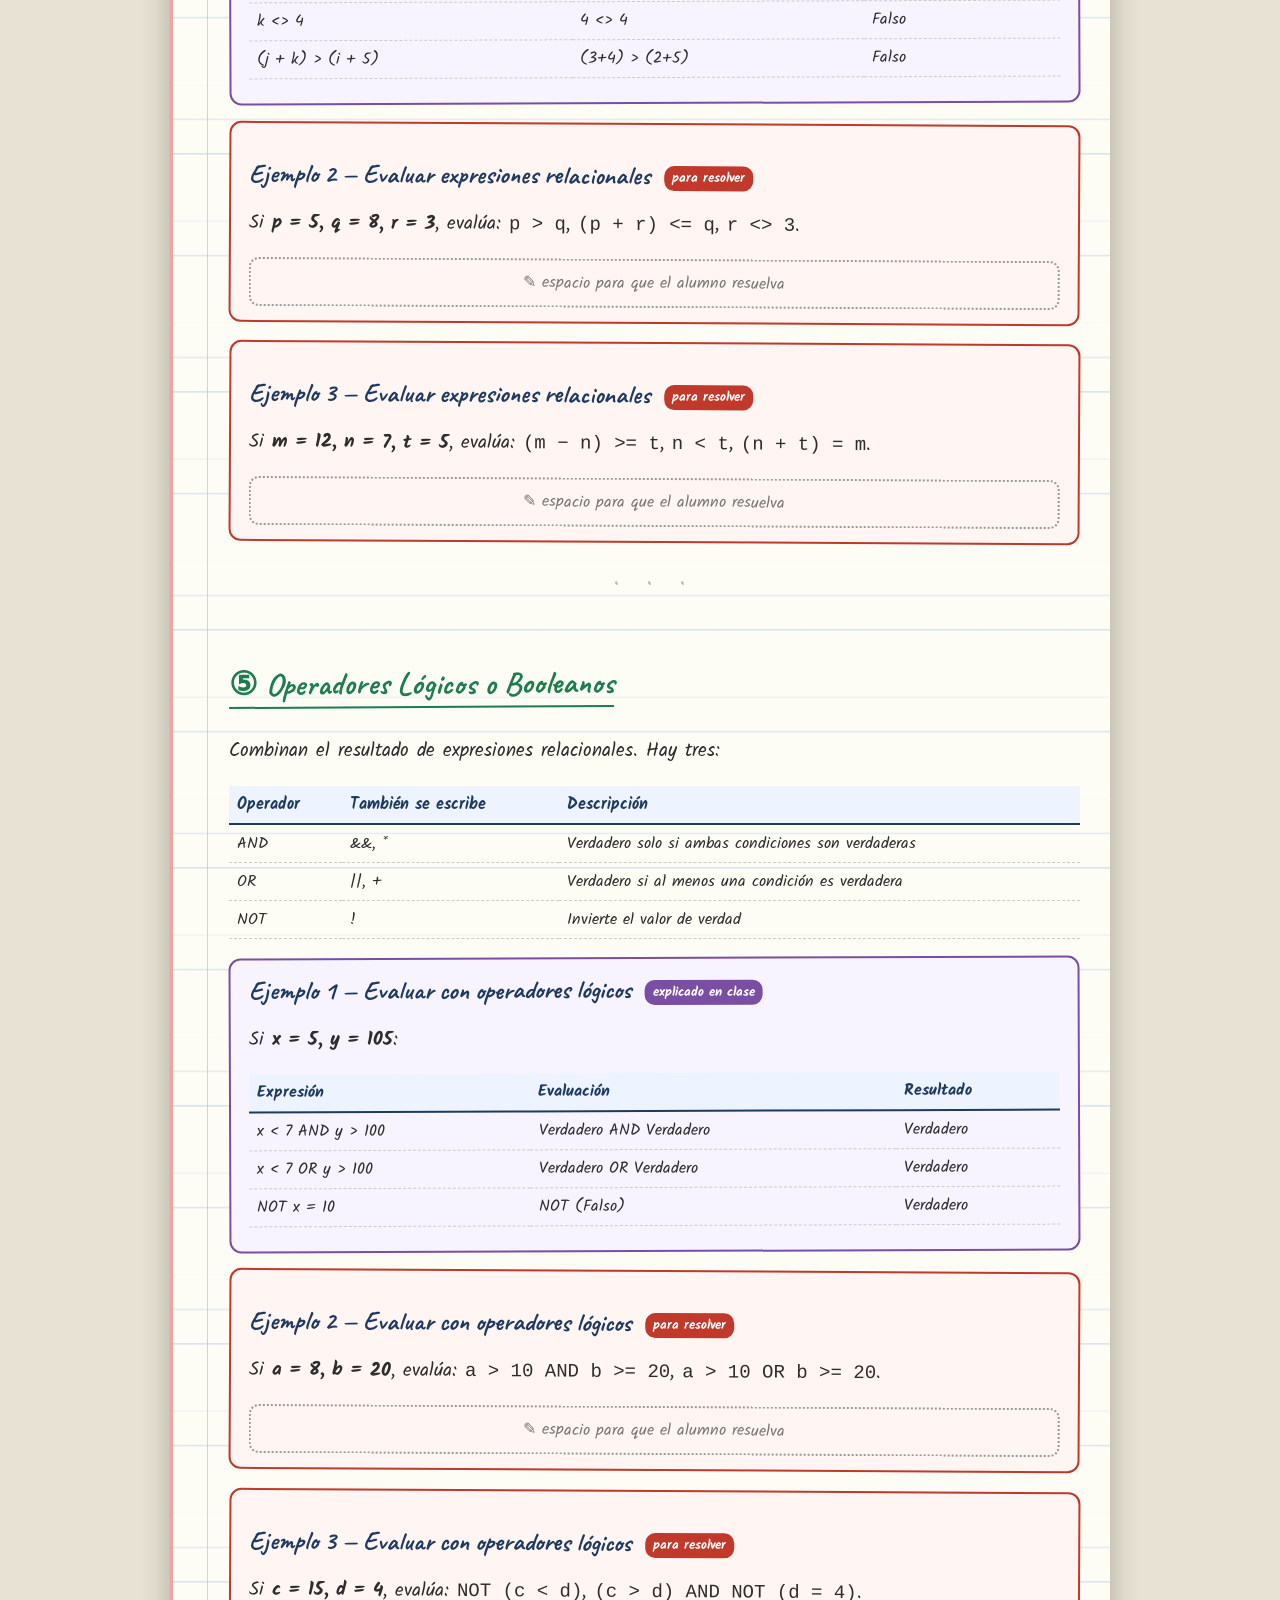
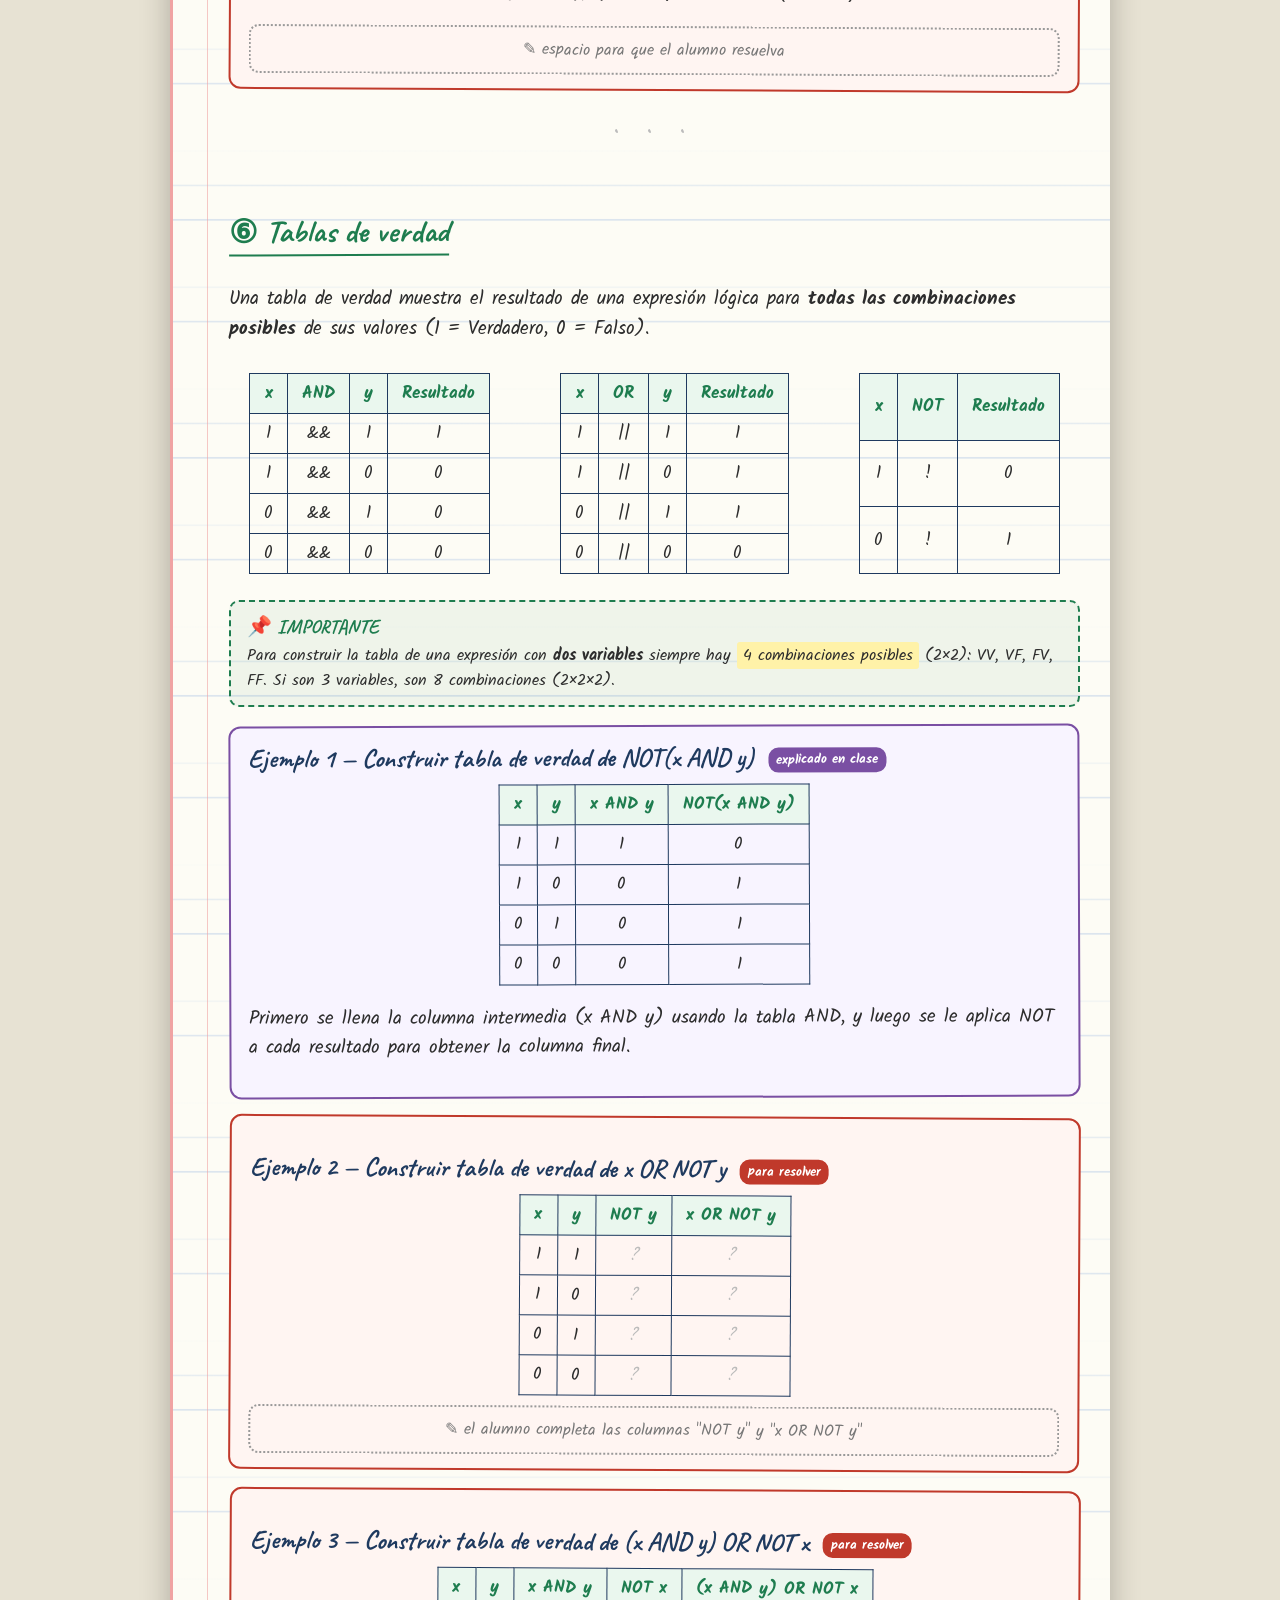
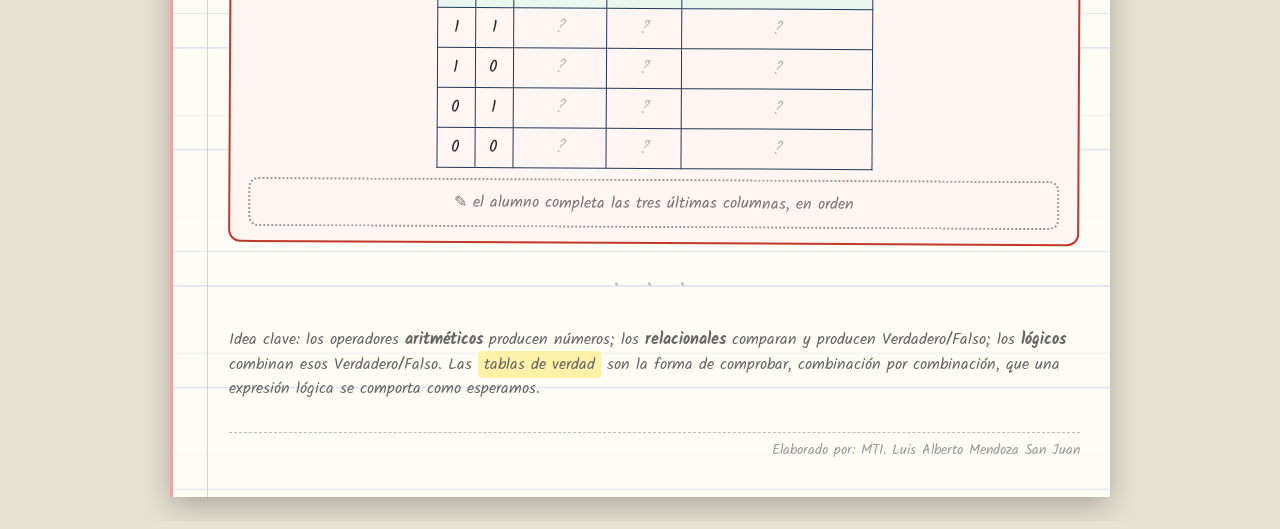
<file: operadores_apuntes.html>
<!DOCTYPE html>
<html lang="es">
<head>
<meta charset="UTF-8">
<title>Operadores — Apuntes</title>
<link rel="stylesheet" href="./css/base.css">
<link rel="stylesheet" href="./css/componentes.css">
</head>
<body>
<div class="notebook operadores">

  <div class="header">Tecnologías de la Información — Curso propedéutico de Razonamiento Lógico</div>

  <p style="margin:0 0 14px 0;"><a href="./index.html" class="back-link">← Volver al índice</a></p>

  <h1>Operadores</h1>
  <div class="subtitle"><span class="tag">Apuntes de clase</span> — expresiones, tipos de operadores y tablas de verdad</div>

  <p><strong>Objetivo:</strong> identificar los distintos tipos de operadores (aritméticos,
  relacionales y lógicos) y su funcionamiento al usarlos en una expresión.</p>

  <p>Un <strong>dato</strong> es toda información característica de una entidad que puede ser
  tratada por un programa. Cada dato tiene un <strong>tipo</strong> (entero, decimal, texto...)
  y sobre esos datos se realizan <strong>operaciones</strong> — por ejemplo, el total de un
  ticket de compra es el resultado de una serie de operaciones automatizadas.</p>

  <div class="doodle-divider">• • •</div>

  <h2>① Operadores y expresiones</h2>
  <p>Una <strong>expresión</strong> es una combinación de constantes, variables, símbolos de
  operación, paréntesis y nombres de funciones. Puede representar una unidad simple de datos
  (un número, un carácter) o el resultado de combinar varias entidades con operadores.
  Las expresiones también pueden representar condiciones lógicas (verdadero/falso).</p>
  <p>Cada expresión tiene un <strong>valor</strong>, que se obtiene sustituyendo variables y
  constantes y ejecutando las operaciones indicadas.</p>

  <div class="example">
    <h3>Ejemplo 1 — Evaluar una expresión <span class="badge">explicado en clase</span></h3>
    <p>Expresión: <strong>X = 9 * 5 + 6</strong></p>
    <p>Sustituimos y resolvemos siguiendo la jerarquía (primero producto, luego suma):
    9 * 5 = 45 → X = 45 + 6 → <strong>X = 51</strong>.</p>
  </div>

  <div class="exercise">
    <h3>Ejemplo 2 — Evaluar una expresión <span class="badge">para resolver</span></h3>
    <p>Evalúa: <strong>Y = 12 + 4 * 3 − 2</strong></p>
    <div class="blank-note">✎ espacio para que el alumno resuelva</div>
  </div>

  <div class="exercise">
    <h3>Ejemplo 3 — Evaluar una expresión <span class="badge">para resolver</span></h3>
    <p>Evalúa: <strong>Z = (8 + 2) * 3 − 5</strong></p>
    <div class="blank-note">✎ espacio para que el alumno resuelva</div>
  </div>

  <div class="doodle-divider">• • •</div>

  <h2 class="c2">② Elementos de una expresión</h2>
  <p>Un <strong>operador</strong> es un símbolo o palabra que indica que se debe realizar
  cierta acción entre dos o más valores, llamados <strong>operandos</strong>.</p>

  <div class="op-elem">
    <div class="box">Operando 1<br><strong>5</strong></div>
    <div class="box op">Operador<br><strong>+</strong></div>
    <div class="box op2">Operando 2<br><strong>7</strong></div>
  </div>
  <p>Los operadores se clasifican en: <strong>Aritméticos, Relacionales, Lógicos,
  Alfanuméricos y Asociativos.</strong></p>

  <div class="example">
    <h3>Ejemplo 1 — Identificar los elementos <span class="badge">explicado en clase</span></h3>
    <p>Expresión: <strong>8 − 3</strong></p>
    <div class="op-elem">
      <div class="box">Operando 1: <strong>8</strong></div>
      <div class="box op">Operador: <strong>−</strong></div>
      <div class="box op2">Operando 2: <strong>3</strong></div>
    </div>
  </div>

  <div class="exercise">
    <h3>Ejemplo 2 — Identificar los elementos <span class="badge">para resolver</span></h3>
    <p>Expresión: <strong>12 * 4</strong> — indica cuál es el operando 1, el operador y el operando 2.</p>
    <div class="blank-note">✎ espacio para que el alumno complete</div>
  </div>

  <div class="exercise">
    <h3>Ejemplo 3 — Identificar los elementos <span class="badge">para resolver</span></h3>
    <p>Expresión: <strong>20 / 5</strong> — indica cuál es el operando 1, el operador y el operando 2.</p>
    <div class="blank-note">✎ espacio para que el alumno complete</div>
  </div>

  <div class="doodle-divider">• • •</div>

  <h2 class="c3">③ Operadores Aritméticos</h2>
  <p>Se usan para realizar cálculos matemáticos:</p>
  <table class="data">
    <tr><th>Operador</th><th>Descripción</th><th>Ejemplo</th></tr>
    <tr><td>+ (adición)</td><td>Suma los operandos</td><td>x = y + z</td></tr>
    <tr><td>− (resta)</td><td>Resta el derecho del izquierdo</td><td>x = y − z</td></tr>
    <tr><td>* (multiplicación)</td><td>Multiplica los operandos</td><td>x = y * z</td></tr>
    <tr><td>/ (división real)</td><td>Divide y da resultado real</td><td>x = y / z</td></tr>
    <tr><td>% o MOD (módulo)</td><td>Residuo de una división entera</td><td>x = y % z</td></tr>
    <tr><td>DIV</td><td>Divide y da resultado entero</td><td>x = y DIV z</td></tr>
    <tr><td>^ (potencia)</td><td>Eleva x a la potencia y</td><td>x = y ^ z</td></tr>
    <tr><td>raíz</td><td>Raíz cuadrada de un número</td><td>x = raíz(y)</td></tr>
  </table>

  <div class="example">
    <h3>Ejemplo 1 — Tabla de operaciones <span class="badge">explicado en clase</span></h3>
    <p>Si <strong>a = 10</strong> y <strong>b = 3</strong>:</p>
    <table class="data">
      <tr><th>Expresión</th><th>Cálculo</th><th>Valor</th></tr>
      <tr><td>a + b</td><td>10 + 3</td><td>13</td></tr>
      <tr><td>a − b</td><td>10 − 3</td><td>7</td></tr>
      <tr><td>a * b</td><td>10 * 3</td><td>30</td></tr>
      <tr><td>a / b</td><td>10 / 3</td><td>3.3</td></tr>
      <tr><td>a % b</td><td>10 % 3</td><td>1</td></tr>
      <tr><td>a DIV b</td><td>10 DIV 3</td><td>3</td></tr>
      <tr><td>a ^ b</td><td>10 ^ 3</td><td>1000</td></tr>
      <tr><td>raíz(a)</td><td>raíz(10)</td><td>3.16</td></tr>
    </table>
  </div>

  <div class="exercise">
    <h3>Ejemplo 2 — Tabla de operaciones <span class="badge">para resolver</span></h3>
    <p>Si <strong>a = 20</strong> y <strong>b = 6</strong>, calcula: a + b, a − b, a * b, a / b,
    a % b, a DIV b.</p>
    <div class="blank-note">✎ espacio para que el alumno complete la tabla</div>
  </div>

  <div class="exercise">
    <h3>Ejemplo 3 — Tabla de operaciones <span class="badge">para resolver</span></h3>
    <p>Si <strong>a = 15</strong> y <strong>b = 4</strong>, calcula: a + b, a − b, a * b, a / b,
    a % b, a DIV b, a ^ b.</p>
    <div class="blank-note">✎ espacio para que el alumno complete la tabla</div>
  </div>

  <div class="doodle-divider">• • •</div>

  <h2 class="c4">④ Operadores Relacionales</h2>
  <p>Comparan dos operandos. El resultado siempre es un valor de verdad:
  <strong>Verdadero (1)</strong> o <strong>Falso (0)</strong>.</p>
  <table class="data">
    <tr><th>Operador</th><th>Significado</th><th>Ejemplo</th></tr>
    <tr><td>=</td><td>¿son iguales?</td><td>x = y</td></tr>
    <tr><td>&lt;&gt;</td><td>¿son diferentes?</td><td>x &lt;&gt; y</td></tr>
    <tr><td>&gt;</td><td>¿izquierdo es mayor?</td><td>x &gt; y</td></tr>
    <tr><td>&lt;</td><td>¿izquierdo es menor?</td><td>x &lt; y</td></tr>
    <tr><td>&gt;=</td><td>¿mayor o igual?</td><td>x &gt;= y</td></tr>
    <tr><td>&lt;=</td><td>¿menor o igual?</td><td>x &lt;= y</td></tr>
  </table>

  <div class="example">
    <h3>Ejemplo 1 — Evaluar expresiones relacionales <span class="badge">explicado en clase</span></h3>
    <p>Si <strong>i = 2, j = 3, k = 4</strong>:</p>
    <table class="data">
      <tr><th>Expresión</th><th>Evaluación</th><th>Resultado</th></tr>
      <tr><td>i &lt;= j</td><td>2 &lt;= 3</td><td>Verdadero</td></tr>
      <tr><td>(i + j) &gt; k</td><td>(2+3) &gt; 4</td><td>Verdadero</td></tr>
      <tr><td>k &lt;&gt; 4</td><td>4 &lt;&gt; 4</td><td>Falso</td></tr>
      <tr><td>(j + k) &gt; (i + 5)</td><td>(3+4) &gt; (2+5)</td><td>Falso</td></tr>
    </table>
  </div>

  <div class="exercise">
    <h3>Ejemplo 2 — Evaluar expresiones relacionales <span class="badge">para resolver</span></h3>
    <p>Si <strong>p = 5, q = 8, r = 3</strong>, evalúa: <code>p &gt; q</code>,
    <code>(p + r) &lt;= q</code>, <code>r &lt;&gt; 3</code>.</p>
    <div class="blank-note">✎ espacio para que el alumno resuelva</div>
  </div>

  <div class="exercise">
    <h3>Ejemplo 3 — Evaluar expresiones relacionales <span class="badge">para resolver</span></h3>
    <p>Si <strong>m = 12, n = 7, t = 5</strong>, evalúa: <code>(m − n) &gt;= t</code>,
    <code>n &lt; t</code>, <code>(n + t) = m</code>.</p>
    <div class="blank-note">✎ espacio para que el alumno resuelva</div>
  </div>

  <div class="doodle-divider">• • •</div>

  <h2 class="c5">⑤ Operadores Lógicos o Booleanos</h2>
  <p>Combinan el resultado de expresiones relacionales. Hay tres:</p>
  <table class="data">
    <tr><th>Operador</th><th>También se escribe</th><th>Descripción</th></tr>
    <tr><td>AND</td><td>&amp;&amp;, *</td><td>Verdadero solo si ambas condiciones son verdaderas</td></tr>
    <tr><td>OR</td><td>||, +</td><td>Verdadero si al menos una condición es verdadera</td></tr>
    <tr><td>NOT</td><td>!</td><td>Invierte el valor de verdad</td></tr>
  </table>

  <div class="example">
    <h3>Ejemplo 1 — Evaluar con operadores lógicos <span class="badge">explicado en clase</span></h3>
    <p>Si <strong>x = 5, y = 105</strong>:</p>
    <table class="data">
      <tr><th>Expresión</th><th>Evaluación</th><th>Resultado</th></tr>
      <tr><td>x &lt; 7 AND y &gt; 100</td><td>Verdadero AND Verdadero</td><td>Verdadero</td></tr>
      <tr><td>x &lt; 7 OR y &gt; 100</td><td>Verdadero OR Verdadero</td><td>Verdadero</td></tr>
      <tr><td>NOT x = 10</td><td>NOT (Falso)</td><td>Verdadero</td></tr>
    </table>
  </div>

  <div class="exercise">
    <h3>Ejemplo 2 — Evaluar con operadores lógicos <span class="badge">para resolver</span></h3>
    <p>Si <strong>a = 8, b = 20</strong>, evalúa: <code>a &gt; 10 AND b &gt;= 20</code>,
    <code>a &gt; 10 OR b &gt;= 20</code>.</p>
    <div class="blank-note">✎ espacio para que el alumno resuelva</div>
  </div>

  <div class="exercise">
    <h3>Ejemplo 3 — Evaluar con operadores lógicos <span class="badge">para resolver</span></h3>
    <p>Si <strong>c = 15, d = 4</strong>, evalúa: <code>NOT (c &lt; d)</code>,
    <code>(c &gt; d) AND NOT (d = 4)</code>.</p>
    <div class="blank-note">✎ espacio para que el alumno resuelva</div>
  </div>

  <div class="doodle-divider">• • •</div>

  <h2 class="c5">⑥ Tablas de verdad</h2>
  <p>Una tabla de verdad muestra el resultado de una expresión lógica para
  <strong>todas las combinaciones posibles</strong> de sus valores (1 = Verdadero, 0 = Falso).</p>

  <div style="display:flex; gap:30px; flex-wrap:wrap; justify-content:center; margin:14px 0;">
    <table class="truth">
      <tr><th>x</th><th>AND</th><th>y</th><th>Resultado</th></tr>
      <tr><td>1</td><td>&amp;&amp;</td><td>1</td><td>1</td></tr>
      <tr><td>1</td><td>&amp;&amp;</td><td>0</td><td>0</td></tr>
      <tr><td>0</td><td>&amp;&amp;</td><td>1</td><td>0</td></tr>
      <tr><td>0</td><td>&amp;&amp;</td><td>0</td><td>0</td></tr>
    </table>
    <table class="truth">
      <tr><th>x</th><th>OR</th><th>y</th><th>Resultado</th></tr>
      <tr><td>1</td><td>||</td><td>1</td><td>1</td></tr>
      <tr><td>1</td><td>||</td><td>0</td><td>1</td></tr>
      <tr><td>0</td><td>||</td><td>1</td><td>1</td></tr>
      <tr><td>0</td><td>||</td><td>0</td><td>0</td></tr>
    </table>
    <table class="truth">
      <tr><th>x</th><th>NOT</th><th>Resultado</th></tr>
      <tr><td>1</td><td>!</td><td>0</td></tr>
      <tr><td>0</td><td>!</td><td>1</td></tr>
    </table>
  </div>

  <div class="note-box">
    Para construir la tabla de una expresión con <strong>dos variables</strong> siempre hay
    <span class="callout-yellow">4 combinaciones posibles</span> (2×2): VV, VF, FV, FF.
    Si son 3 variables, son 8 combinaciones (2×2×2).
  </div>

  <div class="example">
    <h3>Ejemplo 1 — Construir tabla de verdad de NOT(x AND y) <span class="badge">explicado en clase</span></h3>
    <table class="truth">
      <tr><th>x</th><th>y</th><th>x AND y</th><th>NOT(x AND y)</th></tr>
      <tr><td>1</td><td>1</td><td>1</td><td>0</td></tr>
      <tr><td>1</td><td>0</td><td>0</td><td>1</td></tr>
      <tr><td>0</td><td>1</td><td>0</td><td>1</td></tr>
      <tr><td>0</td><td>0</td><td>0</td><td>1</td></tr>
    </table>
    <p>Primero se llena la columna intermedia (x AND y) usando la tabla AND, y luego se le
    aplica NOT a cada resultado para obtener la columna final.</p>
  </div>

  <div class="exercise">
    <h3>Ejemplo 2 — Construir tabla de verdad de x OR NOT y <span class="badge">para resolver</span></h3>
    <table class="truth">
      <tr><th>x</th><th>y</th><th>NOT y</th><th>x OR NOT y</th></tr>
      <tr><td>1</td><td>1</td><td class="fill">?</td><td class="fill">?</td></tr>
      <tr><td>1</td><td>0</td><td class="fill">?</td><td class="fill">?</td></tr>
      <tr><td>0</td><td>1</td><td class="fill">?</td><td class="fill">?</td></tr>
      <tr><td>0</td><td>0</td><td class="fill">?</td><td class="fill">?</td></tr>
    </table>
    <div class="blank-note">✎ el alumno completa las columnas "NOT y" y "x OR NOT y"</div>
  </div>

  <div class="exercise">
    <h3>Ejemplo 3 — Construir tabla de verdad de (x AND y) OR NOT x <span class="badge">para resolver</span></h3>
    <table class="truth">
      <tr><th>x</th><th>y</th><th>x AND y</th><th>NOT x</th><th>(x AND y) OR NOT x</th></tr>
      <tr><td>1</td><td>1</td><td class="fill">?</td><td class="fill">?</td><td class="fill">?</td></tr>
      <tr><td>1</td><td>0</td><td class="fill">?</td><td class="fill">?</td><td class="fill">?</td></tr>
      <tr><td>0</td><td>1</td><td class="fill">?</td><td class="fill">?</td><td class="fill">?</td></tr>
      <tr><td>0</td><td>0</td><td class="fill">?</td><td class="fill">?</td><td class="fill">?</td></tr>
    </table>
    <div class="blank-note">✎ el alumno completa las tres últimas columnas, en orden</div>
  </div>

  <div class="doodle-divider">• • •</div>
  <p style="font-size:16px;color:#666;">Idea clave: los operadores <strong>aritméticos</strong>
  producen números; los <strong>relacionales</strong> comparan y producen Verdadero/Falso; los
  <strong>lógicos</strong> combinan esos Verdadero/Falso. Las <span class="callout-yellow">tablas
  de verdad</span> son la forma de comprobar, combinación por combinación, que una expresión
  lógica se comporta como esperamos.</p>

  <div class="footer">Elaborado por: MTI. Luis Alberto Mendoza San Juan</div>

</div>
</body>
</html>
</file>
<file: css/base.css>
@import url('https://fonts.googleapis.com/css2?family=Kalam:wght@300;400;700&family=Caveat:wght@500;700&display=swap');

:root{
  --paper:#fdfcf5;
  --line:#c9d8ea;
  --margin-line:#f0a3a3;
  --ink:#1f3a5f;
  --ink2:#2d2d2d;
  --accent:#c0392b;
  --accent2:#1e7d4f;
  --accent3:#7a4fa3;
  --accent4:#0e7c86;
  --accent5:#b8860b;
  --highlight:#fff2a8;
}

*{box-sizing:border-box;}

body{
  margin:0;
  background:#e7e2d3;
  font-family:'Kalam', cursive;
  color:var(--ink2);
  padding:24px 8px;
}

.notebook{
  max-width:920px;
  margin:0 auto;
  background:
    repeating-linear-gradient(
      var(--paper),
      var(--paper) 33px,
      var(--line) 34px
    );
  background-color:var(--paper);
  border-left:3px solid var(--margin-line);
  padding:36px 30px 36px 56px;
  border-radius:2px;
  box-shadow:0 10px 30px rgba(0,0,0,.25);
  position:relative;
}

.notebook::before{
  content:"";
  position:absolute;
  left:34px; top:0; bottom:0;
  width:1px;
  background:var(--margin-line);
  opacity:.6;
}

.header{
  font-family:'Kalam',cursive;
  font-size:14px;
  color:#888;
  text-align:right;
  border-bottom:1px dashed #bbb;
  padding-bottom:6px;
  margin-bottom:10px;
}

h1{
  font-family:'Caveat', cursive;
  font-size:42px;
  color:var(--ink);
  margin:6px 0 2px 0;
  transform:rotate(-0.5deg);
}

.subtitle{
  font-size:18px;
  color:#555;
  margin-bottom:20px;
  font-style:italic;
}

.tag{
  display:inline-block;
  background:var(--highlight);
  padding:1px 8px;
  border-radius:4px;
  transform:rotate(-1deg);
}

h2{
  font-family:'Caveat', cursive;
  font-size:34px;
  color:var(--accent);
  border-bottom:2px solid var(--accent);
  display:inline-block;
  padding-bottom:2px;
  margin-top:38px;
  margin-bottom:10px;
  transform:rotate(-0.3deg);
}

h2.c2{ color:var(--accent3); border-color:var(--accent3); }
h2.c3{ color:var(--accent4); border-color:var(--accent4); }
h2.c4{ color:var(--accent5); border-color:var(--accent5); }
h2.c5{ color:var(--accent2); border-color:var(--accent2); }

h3{
  font-family:'Caveat', cursive;
  font-size:26px;
  color:var(--ink);
  margin:20px 0 6px 0;
}

p, li{
  font-size:19px;
  line-height:1.55;
}

.underline{
  text-decoration:underline;
  text-decoration-color:var(--accent);
  text-decoration-thickness:2px;
}

.callout-yellow{
  background:var(--highlight);
  padding:1px 6px;
  border-radius:3px;
}

.doodle-divider{
  text-align:center;
  color:#bbb;
  font-size:20px;
  letter-spacing:10px;
  margin:26px 0;
}

.footer{
  margin-top:30px;
  text-align:right;
  font-size:14px;
  color:#999;
  border-top:1px dashed #bbb;
  padding-top:6px;
}
</file>
<file: css/componentes.css>
.back-link{
  display:inline-block;
  font-size:15px;
  color:var(--accent);
  text-decoration:none;
  border:2px solid var(--accent3);
  border-radius:8px;
  padding:4px 12px;
  background:#f8f4ff;
}

.note-box{
  border:2px dashed var(--accent2);
  border-radius:10px;
  padding:12px 16px;
  margin:16px 0;
  background:rgba(30,125,79,0.06);
  position:relative;
}
.note-box::before{
  content:"📌 IMPORTANTE";
  font-family:'Caveat',cursive;
  font-weight:700;
  color:var(--accent2);
  font-size:20px;
  display:block;
  margin-bottom:4px;
}

.example{
  border:2px solid var(--accent3);
  border-radius:12px;
  padding:14px 18px;
  margin:18px 0;
  background:#f8f4ff;
  transform:rotate(-0.2deg);
}
.example h3{ margin-top:0; }
.example .badge{
  display:inline-block;
  background:var(--accent3);
  color:#fff;
  font-family:'Kalam',cursive;
  font-size:13px;
  padding:2px 8px;
  border-radius:10px;
  margin-left:8px;
  vertical-align:middle;
}

.exercise{
  border:2px solid var(--accent);
  border-radius:12px;
  padding:14px 18px;
  margin:18px 0;
  background:#fff5f2;
  transform:rotate(0.3deg);
}
.exercise .badge{
  display:inline-block;
  background:var(--accent);
  color:#fff;
  font-family:'Kalam',cursive;
  font-size:13px;
  padding:2px 8px;
  border-radius:10px;
  margin-left:8px;
  vertical-align:middle;
}

.checklist{ list-style:none; padding-left:0; }
.checklist li::before{ content:"✔️ "; }

.blank-note{
  border:2px dotted #999;
  border-radius:10px;
  padding:10px 14px;
  color:#777;
  font-size:16px;
  text-align:center;
  margin-top:10px;
}

table.data{
  width:100%; border-collapse:collapse; font-size:16px; margin:10px 0;
}
table.data th{
  background:#eef4ff; color:var(--ink); text-align:left; padding:6px 8px;
  border-bottom:2px solid var(--ink);
}
table.data td{ border-bottom:1px dashed #ccc; padding:6px 8px; }
table.data.blank td.fill{ color:#bbb; font-style:italic; }

.truth{ border-collapse:collapse; margin:10px auto; font-size:17px; }
.truth th, .truth td{ border:1.5px solid var(--ink); padding:6px 14px; text-align:center; }
.truth th{ background:#eaf7ee; color:var(--accent2); }
.truth td.fill{ color:#bbb; font-style:italic; }

table.priority{
  width:100%;
  border-collapse:collapse;
  font-family:'Kalam',cursive;
  font-size:16px;
  margin:14px 0 6px 0;
}
table.priority th{
  text-align:left;
  border-bottom:2px solid var(--accent);
  padding:5px 8px;
  color:var(--accent);
}
table.priority td{
  border-bottom:1px dashed #ccc;
  padding:6px 8px;
}
table.priority tr:first-child td{ font-weight:700; }
.priority-arrow{
  text-align:center;
  color:var(--accent2);
  font-size:22px;
  margin:4px 0 10px 0;
}

.op-elem{
  display:flex; gap:10px; align-items:center; justify-content:center; margin:12px 0; flex-wrap:wrap;
}
.op-elem .box{
  border:2px solid var(--ink); border-radius:8px; padding:8px 16px; background:#eef4ff; text-align:center;
}
.op-elem .box.op{ background:var(--highlight); }
.op-elem .box.op2{ background:#eaf7ee; }

table.symbols{
  width:100%;
  border-collapse:collapse;
  font-family:'Kalam',cursive;
  font-size:16px;
  margin:14px 0 6px 0;
}
table.symbols th{
  text-align:left;
  border-bottom:2px solid var(--accent4);
  padding:5px 8px;
  color:var(--accent4);
}
table.symbols td{
  border-bottom:1px dashed #ccc;
  padding:6px 8px;
  vertical-align:middle;
}

table.answer-guide{
  width:100%;
  border-collapse:collapse;
  font-family:'Kalam',cursive;
  font-size:16px;
  margin-top:8px;
}
table.answer-guide td{
  border:1px dashed #999;
  padding:6px 8px;
  vertical-align:top;
}
table.answer-guide td:first-child{
  width:150px;
  font-weight:700;
  color:var(--ink);
}

.code-block{
  background:#eef2f7;
  border:1px solid #b9c8dc;
  border-radius:8px;
  padding:10px 14px;
  font-family:'Kalam',cursive;
  font-size:17px;
  white-space:pre-line;
  margin:10px 0;
}

.steps-table{
  width:100%;
  border-collapse:collapse;
  font-family:'Kalam',cursive;
  font-size:16px;
  margin:10px 0;
}
.steps-table td{
  border-bottom:1px dashed #ccc;
  padding:5px 8px;
  vertical-align:top;
}
.steps-table td.expr{ font-family:'Kalam',cursive; font-size:17px; color:var(--ink); white-space:nowrap; }
.steps-table td.note{ color:#666; font-size:14.5px; }
.hl{ background:var(--highlight); padding:0 3px; border-radius:3px; }

.frac{
  display:inline-flex;
  flex-direction:column;
  align-items:center;
  vertical-align:middle;
  margin:0 6px;
  font-size:19px;
}
.frac .num{ padding:0 6px 3px 6px; border-bottom:2px solid var(--ink); }
.frac .den{ padding:3px 6px 0 6px; }
.expr-box{
  text-align:center;
  margin:14px 0;
  font-size:20px;
}

.diagram-wrap{
  text-align:center;
  margin:10px 0 6px 0;
}
.diagram-wrap svg{ max-width:100%; height:auto; }

.flow{
  display:flex;
  flex-wrap:wrap;
  gap:8px;
  align-items:center;
  margin:14px 0 20px 0;
  font-family:'Caveat',cursive;
  font-size:21px;
}
.flow .step{
  border:2px solid var(--ink);
  border-radius:10px;
  padding:6px 12px;
  background:#eef4ff;
  transform:rotate(-1deg);
}
.flow .step:nth-child(2n){ transform:rotate(1deg); background:#fff2e6; }
.flow .arrow{ color:var(--accent); font-size:22px; }

.qa{
  margin:8px 0 8px 6px;
}
.qa .q{
  color:var(--ink);
  font-weight:700;
}

/* ── index.html specifics ── */
.hero{ text-align:center; margin-bottom:8px; }
.crest-row{
  display:flex; justify-content:center; align-items:center; gap:18px; margin-bottom:8px;
}
.crest{
  width:56px; height:56px; border-radius:50%; border:3px solid var(--ink);
  display:flex; align-items:center; justify-content:center; font-family:'Caveat',cursive;
  font-size:22px; color:var(--ink); background:#eef4ff;
}
.hero h1{
  font-size:52px;
  margin:6px 0 0 0;
  line-height:1.05;
}
.hero .subtitle{
  font-size:19px;
  color:#555;
  margin:6px 0 4px 0;
}

.presentacion{
  border:2px solid var(--ink);
  border-radius:14px;
  padding:22px 26px;
  margin:22px 0;
  background:#eef4ff;
  transform:rotate(-0.2deg);
  position:relative;
}
.presentacion h2{
  font-family:'Caveat', cursive; font-size:30px; color:var(--ink); margin:0 0 10px 0;
}
.presentacion p{ font-size:19px; line-height:1.6; margin:8px 0; }
.docente-nombre{
  font-family:'Caveat', cursive; font-size:30px; color:var(--accent); display:block; margin-top:4px;
}
.docente-detalle{ font-size:16px; color:#555; }
.firma{
  text-align:right; font-family:'Caveat',cursive; font-size:26px; color:var(--ink);
  margin-top:14px; transform:rotate(-1.5deg);
}
.bienvenida{
  font-size:19px; line-height:1.65; margin:18px 0;
}

h2.section-title{
  font-family:'Caveat', cursive; font-size:34px; color:var(--accent);
  border-bottom:2px solid var(--accent); display:inline-block; padding-bottom:2px;
  margin-top:34px; margin-bottom:16px; transform:rotate(-0.3deg);
}

.cards{
  display:grid;
  grid-template-columns:repeat(auto-fit, minmax(260px, 1fr));
  gap:18px;
  margin:10px 0 6px 0;
}
.card{
  display:block; text-decoration:none; color:inherit;
  border:2px solid var(--accent3); border-radius:14px; padding:18px 20px;
  background:#f8f4ff; transition:transform .15s ease, box-shadow .15s ease;
  transform:rotate(-0.4deg);
}
.card:nth-child(2n){ transform:rotate(0.4deg); border-color:var(--accent4); background:#eaf7f8; }
.card:nth-child(3n){ transform:rotate(-0.6deg); border-color:var(--accent5); background:#fdf7e8; }
.card:nth-child(4n){ transform:rotate(0.6deg); border-color:var(--accent); background:#fff5f2; }
.card:hover{ transform:scale(1.02) rotate(0deg); box-shadow:0 6px 16px rgba(0,0,0,.15); }

.card .num{
  display:inline-block; font-family:'Caveat',cursive; font-size:22px;
  background:var(--ink); color:#fff; border-radius:50%; width:32px; height:32px;
  text-align:center; line-height:32px; margin-bottom:8px;
}
.card h3{
  font-family:'Caveat', cursive; font-size:26px; margin:0 0 6px 0; color:var(--ink);
}
.card p{ font-size:15.5px; color:#555; margin:0; line-height:1.4; }
.card .goto{
  display:inline-block; margin-top:10px; font-size:14px; color:var(--accent);
  font-weight:700;
}

.note-box.doc-notes{
  border:2px dashed var(--accent2);
}
.note-box.doc-notes::before{
  content:"📌 SOBRE ESTOS APUNTES";
}

/* ── overrides per page ── */
.notebook.index{ max-width:980px; }
.notebook.index .header{ margin-bottom:16px; }

.notebook.operadores{ max-width:940px; }
.notebook.operadores h2{ font-size:32px; margin-top:36px; }

.notebook.jerarquia h2.topic-formulas{ color:var(--accent3); border-color:var(--accent3); }

.notebook.ejercicios .example{
  border-color:var(--accent4);
  background:#eaf7f8;
}
.notebook.ejercicios .example h3{ color:var(--accent4); }
.notebook.ejercicios .example .badge{
  background:var(--accent4);
}
</file>
<file: css/ejercicios.css>
.formula{
  display:inline-block;
  background:#fff;
  border:1.5px solid var(--ink);
  border-radius:8px;
  padding:2px 12px;
  font-size:22px;
  color:var(--ink);
  margin:0 2px;
}

.steps{
  margin:8px 0 4px 0;
}
.step{
  display:flex;
  align-items:center;
  gap:10px;
  flex-wrap:wrap;
  margin:8px 0;
}
.step .lbl{
  min-width:230px;
  font-size:16.5px;
  color:#555;
}
.step input.answer{
  font-family:'Kalam',cursive;
  font-size:17px;
  padding:6px 10px;
  border:1.5px solid var(--accent3);
  border-radius:8px;
  background:#fff;
  color:var(--ink2);
  min-width:200px;
}
.step input.answer:focus{ outline:2px solid var(--accent4); }
.step .mini{
  font-family:'Kalam',cursive;
  font-size:14px;
  padding:5px 10px;
  border:1.5px solid var(--accent4);
  border-radius:8px;
  background:#eaf7f8;
  cursor:pointer;
}
.step .mini:hover{ background:#d7efef; }
.fb{ font-size:17px; font-weight:700; }
.fb.ok{ color:var(--accent2); }
.fb.no{ color:var(--accent); }

.ex-actions{
  margin:10px 0 2px 0;
  display:flex;
  gap:10px;
  flex-wrap:wrap;
  align-items:center;
}
.btn{
  font-family:'Kalam',cursive;
  font-size:16px;
  padding:7px 16px;
  border-radius:10px;
  cursor:pointer;
  border:2px solid var(--accent);
  background:var(--accent);
  color:#fff;
  transform:rotate(-0.5deg);
}
.btn:hover{ filter:brightness(1.08); }
.btn.ghost{
  background:#fff;
  color:var(--accent);
  border-color:var(--accent);
}
.btn.ghost:hover{ background:#fff5f2; }
.score-pill{
  font-size:16px;
  font-weight:700;
  color:var(--ink);
  background:var(--highlight);
  border-radius:12px;
  padding:3px 12px;
}

.solution-box{
  border:2px solid var(--accent2);
  background:#eaf7ee;
  border-radius:10px;
  padding:10px 14px;
  font-size:16px;
  color:var(--accent2);
  margin-top:8px;
  display:none;
}
.solution-box.show{ display:block; }
.solution-box h4{
  font-family:'Caveat',cursive;
  font-size:20px;
  margin:0 0 4px 0;
}

.scoreboard{
  border:2px dashed var(--accent5);
  border-radius:12px;
  background:#fdf7e8;
  padding:14px 18px;
  margin:18px 0;
  text-align:center;
}
.scoreboard .total{
  font-family:'Caveat',cursive;
  font-size:30px;
  color:var(--accent5);
}
.scoreboard .det{
  font-size:16px;
  color:#666;
  margin-top:4px;
}
.scoreboard .bar{
  height:14px;
  border-radius:7px;
  background:#efe6cf;
  overflow:hidden;
  margin-top:8px;
  border:1px solid #d8c9a0;
}
.scoreboard .bar .fill{
  height:100%;
  width:0%;
  background:var(--accent5);
  transition:width .4s ease;
}

table.example-steps{
  width:100%;
  border-collapse:collapse;
  font-size:16px;
  margin:8px 0;
}
table.example-steps th{
  text-align:left;
  color:var(--accent4);
  border-bottom:2px solid var(--accent4);
  padding:4px 8px;
}
table.example-steps td{
  border-bottom:1px dashed #b8d3d5;
  padding:5px 8px;
}
</file>
